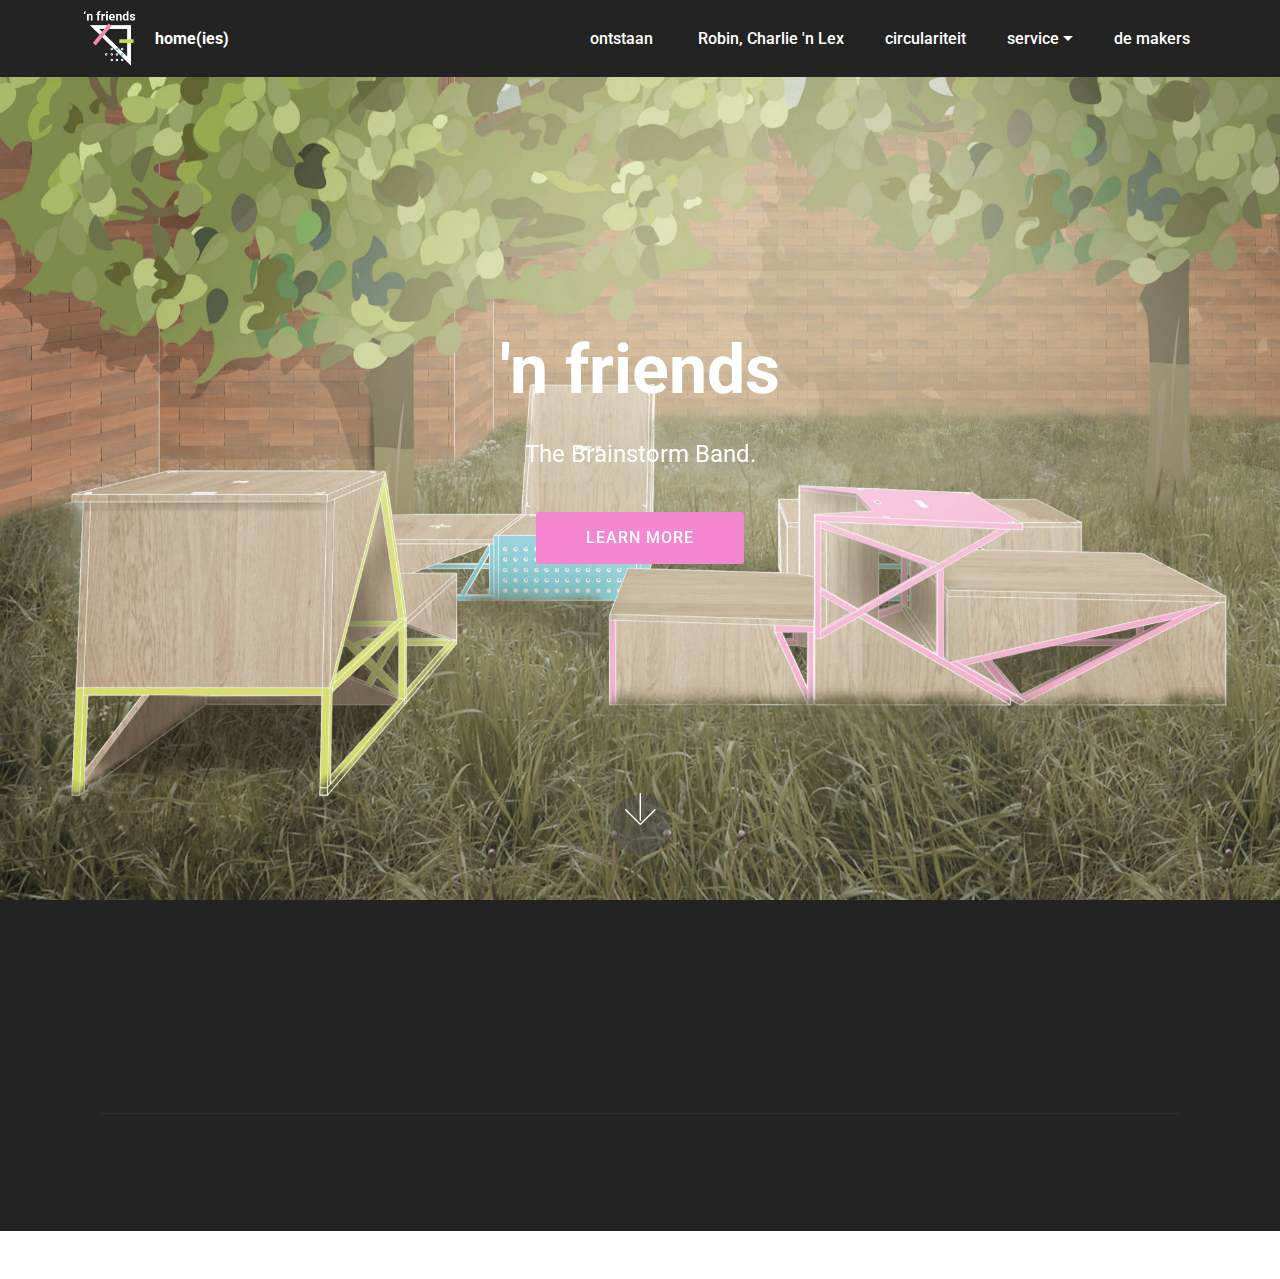
<file: index.html>
<!DOCTYPE html>
<html  >
<head>
  <!-- Site made with Mobirise Website Builder v5.2.0, https://mobirise.com -->
  <meta charset="UTF-8">
  <meta http-equiv="X-UA-Compatible" content="IE=edge">
  <meta name="generator" content="Mobirise v5.2.0, mobirise.com">
  <meta name="viewport" content="width=device-width, initial-scale=1, minimum-scale=1">
  <link rel="shortcut icon" href="assets/images/tekengebied-4-121x118.png" type="image/x-icon">
  <meta name="description" content="">
  
  
  <title>home</title>
  <link rel="stylesheet" href="assets/web/assets/mobirise-icons/mobirise-icons.css">
  <link rel="stylesheet" href="assets/bootstrap/css/bootstrap.min.css">
  <link rel="stylesheet" href="assets/bootstrap/css/bootstrap-grid.min.css">
  <link rel="stylesheet" href="assets/bootstrap/css/bootstrap-reboot.min.css">
  <link rel="stylesheet" href="assets/tether/tether.min.css">
  <link rel="stylesheet" href="assets/dropdown/css/style.css">
  <link rel="stylesheet" href="assets/animatecss/animate.min.css">
  <link rel="stylesheet" href="assets/socicon/css/styles.css">
  <link rel="stylesheet" href="assets/theme/css/style.css">
  <link rel="preload" as="style" href="assets/mobirise/css/mbr-additional.css"><link rel="stylesheet" href="assets/mobirise/css/mbr-additional.css" type="text/css">
  
  
  
  
</head>
<body>
  
  <section class="menu cid-qTkzRZLJNu" once="menu" id="menu1-0">

    

    <nav class="navbar navbar-expand beta-menu navbar-dropdown align-items-center navbar-fixed-top navbar-toggleable-sm">
        <button class="navbar-toggler navbar-toggler-right" type="button" data-toggle="collapse" data-target="#navbarSupportedContent" aria-controls="navbarSupportedContent" aria-expanded="false" aria-label="Toggle navigation">
            <div class="hamburger">
                <span></span>
                <span></span>
                <span></span>
                <span></span>
            </div>
        </button>
        <div class="menu-logo">
            <div class="navbar-brand">
                <span class="navbar-logo">
                    <a href="index.html">
                         <img src="assets/images/tekengebied-4-121x118.png" alt="'n friends" style="height: 3.8rem;">
                    </a>
                </span>
                <span class="navbar-caption-wrap"><a class="navbar-caption text-white text-primary display-4" href="index.html">home(ies)</a></span>
            </div>
        </div>
        <div class="collapse navbar-collapse" id="navbarSupportedContent">
            <ul class="navbar-nav nav-dropdown nav-right" data-app-modern-menu="true"><li class="nav-item">
                    <a class="nav-link link text-white text-primary display-4" href="page4.html">
                        
                        ontstaan&nbsp;</a>
                </li><li class="nav-item"><a class="nav-link link text-white display-4" href="https://mobirise.com">
                        </a></li>
                <li class="nav-item">
                    <a class="nav-link link text-white text-primary display-4" href="page2.html">Robin, Charlie 'n Lex</a>
                </li><li class="nav-item"><a class="nav-link link text-white text-primary display-4" href="page8.html">&nbsp; &nbsp; &nbsp;circulariteit</a></li><li class="nav-item dropdown"><a class="nav-link link text-white text-primary dropdown-toggle display-4" href="#" data-toggle="dropdown-submenu" aria-expanded="false">
                        &nbsp; &nbsp; &nbsp;service</a><div class="dropdown-menu"><a class="text-white text-primary dropdown-item display-4" href="page7.html" aria-expanded="false">lease: mix 'n match</a><a class="text-white text-primary dropdown-item display-4" href="page5.html">reparatie 'n breng mij terug</a></div></li><li class="nav-item"><a class="nav-link link text-white text-primary display-4" href="page1.html" aria-expanded="false">
                        &nbsp; &nbsp; &nbsp;de makers</a></li></ul>
            
        </div>
    </nav>
</section>

<section class="cid-qTkA127IK8 mbr-fullscreen mbr-parallax-background" id="header2-1">

    

    

    <div class="container align-center">
        <div class="row justify-content-md-center">
            <div class="mbr-white col-md-10">
                <h1 class="mbr-section-title mbr-bold pb-3 mbr-fonts-style display-1">
                    'n friends</h1>
                
                <p class="mbr-text pb-3 mbr-fonts-style display-5">
                    The Brainstorm Band.</p>
                <div class="mbr-section-btn"><a class="btn btn-md btn-secondary display-4" href="page2.html">LEARN MORE</a></div>
            </div>
        </div>
    </div>
    <div class="mbr-arrow hidden-sm-down" aria-hidden="true">
        <a href="#next">
            <i class="mbri-down mbr-iconfont"></i>
        </a>
    </div>
</section>

<section class="cid-qTkAaeaxX5" id="footer1-2">

    

    

    <div class="container">
        <div class="media-container-row content text-white">
            <div class="col-12 col-md-3">
                <div class="media-wrap">
                    <a href="https://mobirise.com/">
                        <img src="assets/images/tekengebied-4-192x187.png" alt="Mobirise">
                    </a>
                </div>
            </div>
            <div class="col-12 col-md-3 mbr-fonts-style display-7">
                <h5 class="pb-3">
                    Adres</h5>
                <p class="mbr-text">Mutsaardstraat 31&nbsp; &nbsp; &nbsp; &nbsp; &nbsp; &nbsp; &nbsp; &nbsp; &nbsp; &nbsp; &nbsp;<br>2000 Antwerpen</p>
            </div>
            <div class="col-12 col-md-3 mbr-fonts-style display-7">
                <h5 class="pb-3">
                    Contact</h5>
                <p class="mbr-text">
                    Email: info@nfriends.be&nbsp; &nbsp; &nbsp; &nbsp; &nbsp; &nbsp; &nbsp; &nbsp; &nbsp; &nbsp;<br>Phone: 03 265 41 11
<br></p>
            </div>
            <div class="col-12 col-md-3 mbr-fonts-style display-7">
                <h5 class="pb-3">
                    Links
                </h5>
                <p class="mbr-text"><a href="page7.html" class="text-primary">lease: mix 'n match</a><br><a href="page5.html" class="text-primary">reparatie</a><br><a href="page5.html#content4-u" class="text-primary">breng mij terug</a></p>
            </div>
        </div>
        <div class="footer-lower">
            <div class="media-container-row">
                <div class="col-sm-12">
                    <hr>
                </div>
            </div>
            <div class="media-container-row mbr-white">
                <div class="col-sm-6 copyright">
                    <p class="mbr-text mbr-fonts-style display-7">
                        © Copyright 2021 'n friends - All Rights Reserved
                    </p>
                </div>
                <div class="col-md-6">
                    
                </div>
            </div>
        </div>
    </div>
</section><section style="background-color: #fff; font-family: -apple-system, BlinkMacSystemFont, 'Segoe UI', 'Roboto', 'Helvetica Neue', Arial, sans-serif; color:#aaa; font-size:12px; padding: 0; align-items: center; display: flex;"><a href="https://mobirise.site/u" style="flex: 1 1; height: 3rem; padding-left: 1rem;"></a><p style="flex: 0 0 auto; margin:0; padding-right:1rem;">Mobirise page builder - <a href="https://mobirise.site/p" style="color:#aaa;">Check it</a></p></section><script src="assets/web/assets/jquery/jquery.min.js"></script>  <script src="assets/popper/popper.min.js"></script>  <script src="assets/bootstrap/js/bootstrap.min.js"></script>  <script src="assets/tether/tether.min.js"></script>  <script src="assets/smoothscroll/smooth-scroll.js"></script>  <script src="assets/dropdown/js/nav-dropdown.js"></script>  <script src="assets/dropdown/js/navbar-dropdown.js"></script>  <script src="assets/touchswipe/jquery.touch-swipe.min.js"></script>  <script src="assets/viewportchecker/jquery.viewportchecker.js"></script>  <script src="assets/parallax/jarallax.min.js"></script>  <script src="assets/theme/js/script.js"></script>  
  
  
  <input name="animation" type="hidden">
  </body>
</html>
</file>
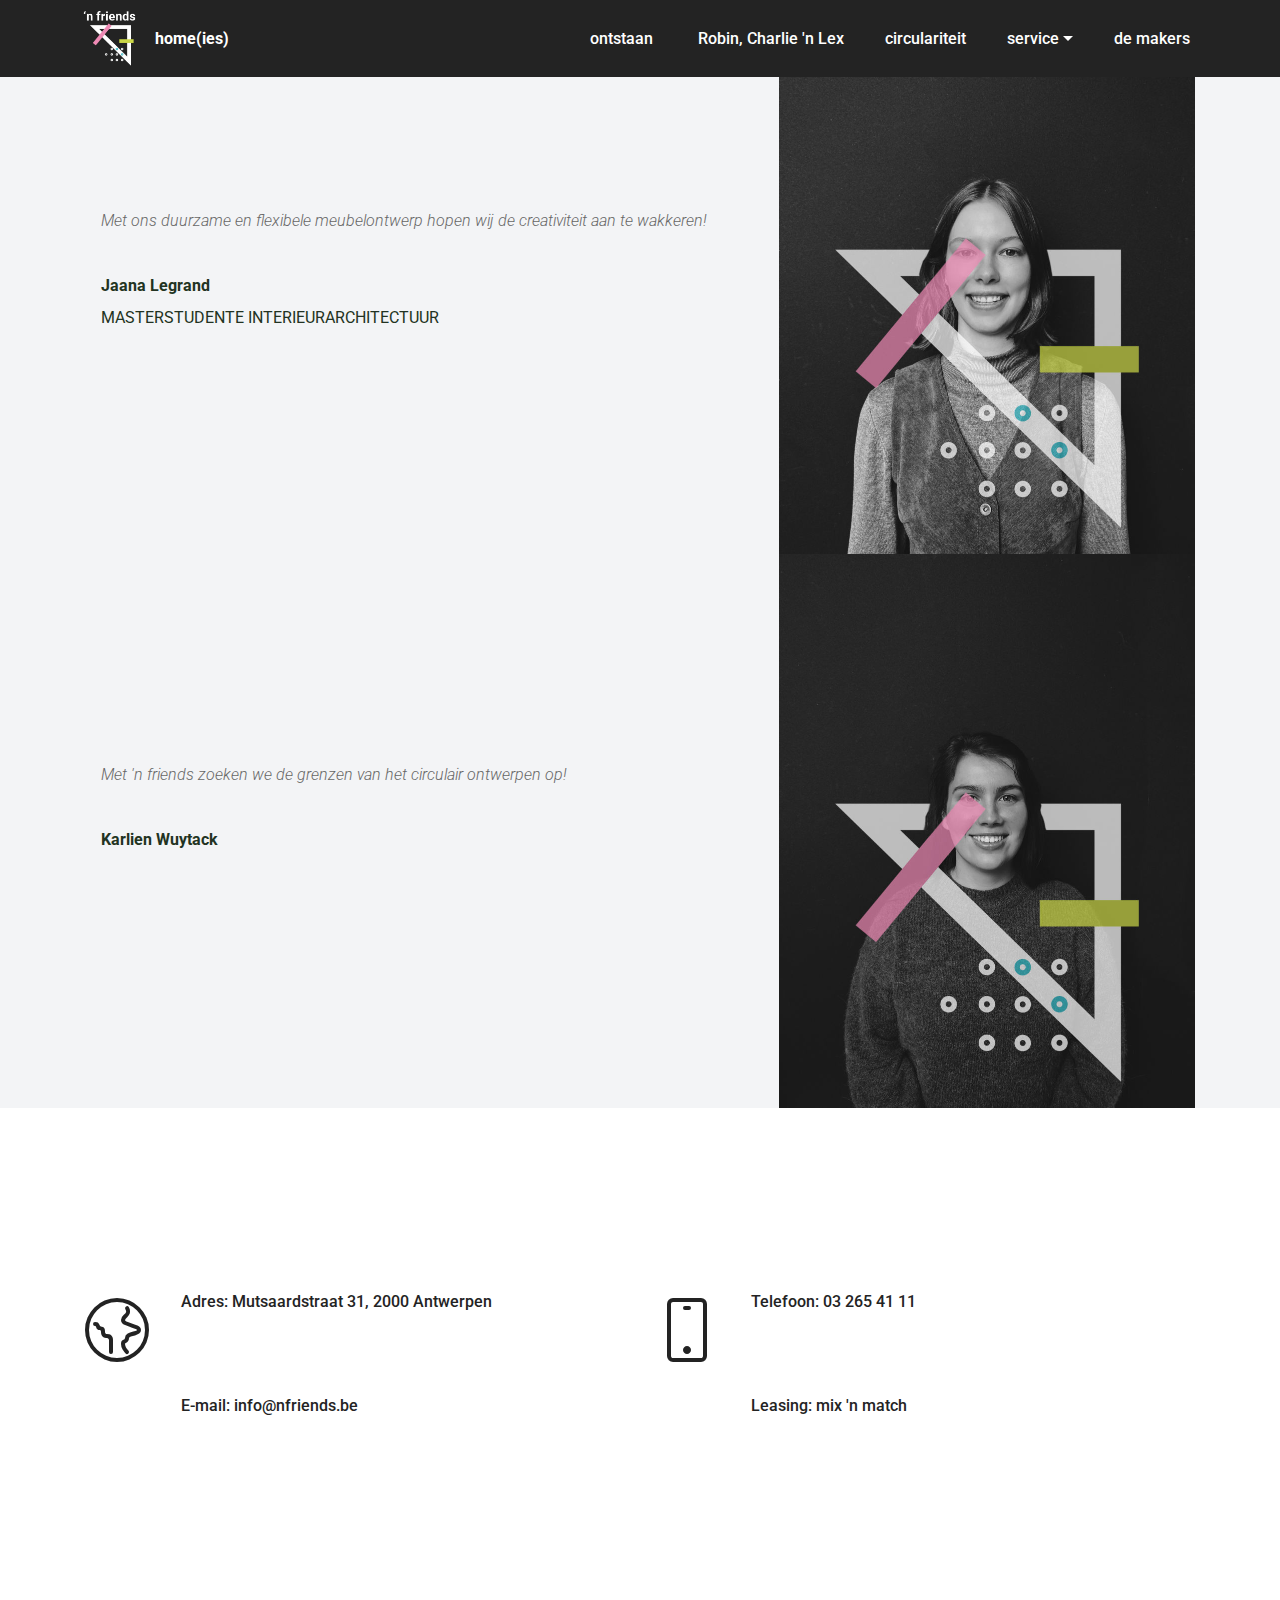
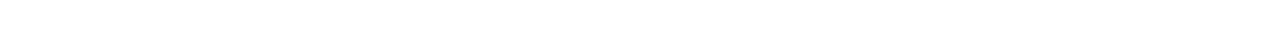
<file: page1.html>
<!DOCTYPE html>
<html  >
<head>
  <!-- Site made with Mobirise Website Builder v5.2.0, https://mobirise.com -->
  <meta charset="UTF-8">
  <meta http-equiv="X-UA-Compatible" content="IE=edge">
  <meta name="generator" content="Mobirise v5.2.0, mobirise.com">
  <meta name="viewport" content="width=device-width, initial-scale=1, minimum-scale=1">
  <link rel="shortcut icon" href="assets/images/tekengebied-4-121x118.png" type="image/x-icon">
  <meta name="description" content="Site Creator Description">
  
  
  <title>de makers</title>
  <link rel="stylesheet" href="assets/web/assets/mobirise-icons/mobirise-icons.css">
  <link rel="stylesheet" href="assets/web/assets/mobirise-icons2/mobirise2.css">
  <link rel="stylesheet" href="assets/web/assets/mobirise-icons-bold/mobirise-icons-bold.css">
  <link rel="stylesheet" href="assets/bootstrap/css/bootstrap.min.css">
  <link rel="stylesheet" href="assets/bootstrap/css/bootstrap-grid.min.css">
  <link rel="stylesheet" href="assets/bootstrap/css/bootstrap-reboot.min.css">
  <link rel="stylesheet" href="assets/tether/tether.min.css">
  <link rel="stylesheet" href="assets/dropdown/css/style.css">
  <link rel="stylesheet" href="assets/animatecss/animate.min.css">
  <link rel="stylesheet" href="assets/theme/css/style.css">
  <link rel="preload" as="style" href="assets/mobirise/css/mbr-additional.css"><link rel="stylesheet" href="assets/mobirise/css/mbr-additional.css" type="text/css">
  
  
  
  
</head>
<body>
  
  <section class="menu cid-qTkzRZLJNu" once="menu" id="menu1-3">

    

    <nav class="navbar navbar-expand beta-menu navbar-dropdown align-items-center navbar-fixed-top navbar-toggleable-sm">
        <button class="navbar-toggler navbar-toggler-right" type="button" data-toggle="collapse" data-target="#navbarSupportedContent" aria-controls="navbarSupportedContent" aria-expanded="false" aria-label="Toggle navigation">
            <div class="hamburger">
                <span></span>
                <span></span>
                <span></span>
                <span></span>
            </div>
        </button>
        <div class="menu-logo">
            <div class="navbar-brand">
                <span class="navbar-logo">
                    <a href="index.html">
                         <img src="assets/images/tekengebied-4-121x118.png" alt="'n friends" style="height: 3.8rem;">
                    </a>
                </span>
                <span class="navbar-caption-wrap"><a class="navbar-caption text-white text-primary display-4" href="index.html">home(ies)</a></span>
            </div>
        </div>
        <div class="collapse navbar-collapse" id="navbarSupportedContent">
            <ul class="navbar-nav nav-dropdown nav-right" data-app-modern-menu="true"><li class="nav-item">
                    <a class="nav-link link text-white text-primary display-4" href="page4.html">
                        
                        ontstaan&nbsp;</a>
                </li><li class="nav-item"><a class="nav-link link text-white display-4" href="https://mobirise.com">
                        </a></li>
                <li class="nav-item">
                    <a class="nav-link link text-white text-primary display-4" href="page2.html">Robin, Charlie 'n Lex</a>
                </li><li class="nav-item"><a class="nav-link link text-white text-primary display-4" href="page8.html">&nbsp; &nbsp; &nbsp;circulariteit</a></li><li class="nav-item dropdown"><a class="nav-link link text-white text-primary dropdown-toggle display-4" href="#" data-toggle="dropdown-submenu" aria-expanded="false">
                        &nbsp; &nbsp; &nbsp;service</a><div class="dropdown-menu"><a class="text-white text-primary dropdown-item display-4" href="page7.html" aria-expanded="false">lease: mix 'n match</a><a class="text-white text-primary dropdown-item display-4" href="page5.html">reparatie 'n breng mij terug</a></div></li><li class="nav-item"><a class="nav-link link text-white text-primary display-4" href="page1.html" aria-expanded="false">
                        &nbsp; &nbsp; &nbsp;de makers</a></li></ul>
            
        </div>
    </nav>
</section>

<section class="testimonials3 cid-sqwpiNPHbp" id="testimonials3-e">

    

    

    <div class="container">
        <div class="media-container-row">
            <div class="media-content px-3 align-self-center mbr-white py-2">
                <p class="mbr-text testimonial-text mbr-fonts-style display-7">
                   Met ons duurzame en flexibele meubelontwerp hopen wij de creativiteit aan te wakkeren!</p>
                <p class="mbr-author-name pt-4 mb-2 mbr-fonts-style display-7">
                   Jaana Legrand</p>
                <p class="mbr-author-desc mbr-fonts-style display-7">MASTERSTUDENTE INTERIEURARCHITECTUUR</p>
            </div>

            <div class="mbr-figure pl-lg-5" style="width: 70%;">
              <img src="assets/images/foto-jaana-website-831x1108.jpg" alt="">
            </div>
        </div>
    </div>
</section>

<section class="testimonials3 cid-sqwsEzMLvf" id="testimonials3-g">

    

    

    <div class="container">
        <div class="media-container-row">
            <div class="media-content px-3 align-self-center mbr-white py-2">
                <p class="mbr-text testimonial-text mbr-fonts-style display-7">Met 'n friends zoeken we de grenzen van het circulair ontwerpen op!</p>
                <p class="mbr-author-name pt-4 mb-2 mbr-fonts-style display-7">Karlien Wuytack</p>
                <p class="mbr-author-desc mbr-fonts-style display-7">MASTERSTUDENTE INTERIEURARCHITECTUUR</p>
            </div>

            <div class="mbr-figure pl-lg-5" style="width: 70%;">
              <img src="assets/images/foto-karlien-website-831x1108.jpg" alt="">
            </div>
        </div>
    </div>
</section>

<section class="mbr-section contacts3 cid-sqwpkJPekI" id="contacts3-f">
    <!---->
    
    <!---->
    <!--Overlay-->
    
    <!--Container-->
    <div class="container">
        <div class="row">
            <!--Titles-->
            <div class="title col-12">
                <h4 class="align-left mbr-fonts-style display-2">
                    contact</h4>
                
            </div>
            <div class="col-12">
                <div class="row">
                    <div class="col-12 col-md-6">
                        <div class="wrapper">
                            <span class="iconfont-wrapper">
                                <span class="mbr-iconfont mbrib-globe" style="font-size: 64px;"></span>
                            </span>
                            <div class="b-info b-adress">
                                <h6 class="align-left mbr-fonts-style display-7">
                                    Adres: Mutsaardstraat 31, 2000 Antwerpen</h6>
                                <p class="mbr-text align-left mbr-fonts-style display-7"></p>
                            </div>
                        </div>
                    </div>
                    <div class="col-12 col-md-6">
                        <div class="wrapper">
                            <span class="iconfont-wrapper">
                                <span class="mbr-iconfont mbrib-mobile2" style="font-size: 64px;"></span>
                            </span>
                            <div class="b-info b-phone">
                                <h6 class="align-left mbr-fonts-style display-7">
                                    Telefoon: 03 265 41 11</h6>
                                <p class="mbr-text align-left mbr-fonts-style display-7"></p>
                            </div>
                        </div>
                    </div>
                    <div class="col-12 col-md-6">
                        <div class="wrapper">
                            <span class="iconfont-wrapper">
                                <a href="mailto:info@nfriends.be"><span class="mbr-iconfont mbrib-letter" style="font-size: 64px;"></span></a>
                            </span>
                            <div class="b-info b-mail">
                                <h6 class="align-left mbr-fonts-style display-7">
                                    E-mail: info@nfriends.be</h6>
                                <p class="mbr-text align-left mbr-fonts-style display-7"></p>
                            </div>
                        </div>
                    </div>
                    <div class="col-12 col-md-6">
                        <div class="wrapper">
                            <span class="iconfont-wrapper">
                                <a href="page7.html"><span class="mbr-iconfont mobi-mbri-cart-add mobi-mbri" style="font-size: 64px;"></span></a>
                            </span>
                            <div class="b-info b-mail">
                                <h6 class="align-left mbr-fonts-style display-7">Leasing: mix 'n match</h6>
                                <p class="mbr-text align-left mbr-fonts-style display-7"></p>
                            </div>
                        </div>
                    </div>
                </div>
            </div>
        </div>
    </div>
</section><section style="background-color: #fff; font-family: -apple-system, BlinkMacSystemFont, 'Segoe UI', 'Roboto', 'Helvetica Neue', Arial, sans-serif; color:#aaa; font-size:12px; padding: 0; align-items: center; display: flex;"><a href="https://mobirise.site/a" style="flex: 1 1; height: 3rem; padding-left: 1rem;"></a><p style="flex: 0 0 auto; margin:0; padding-right:1rem;"><a href="https://mobirise.site/i" style="color:#aaa;">Created with Mobirise</a> website creator</p></section><script src="assets/web/assets/jquery/jquery.min.js"></script>  <script src="assets/popper/popper.min.js"></script>  <script src="assets/bootstrap/js/bootstrap.min.js"></script>  <script src="assets/tether/tether.min.js"></script>  <script src="assets/smoothscroll/smooth-scroll.js"></script>  <script src="assets/dropdown/js/nav-dropdown.js"></script>  <script src="assets/dropdown/js/navbar-dropdown.js"></script>  <script src="assets/touchswipe/jquery.touch-swipe.min.js"></script>  <script src="assets/viewportchecker/jquery.viewportchecker.js"></script>  <script src="assets/theme/js/script.js"></script>  
  
  
  <input name="animation" type="hidden">
  </body>
</html>
</file>
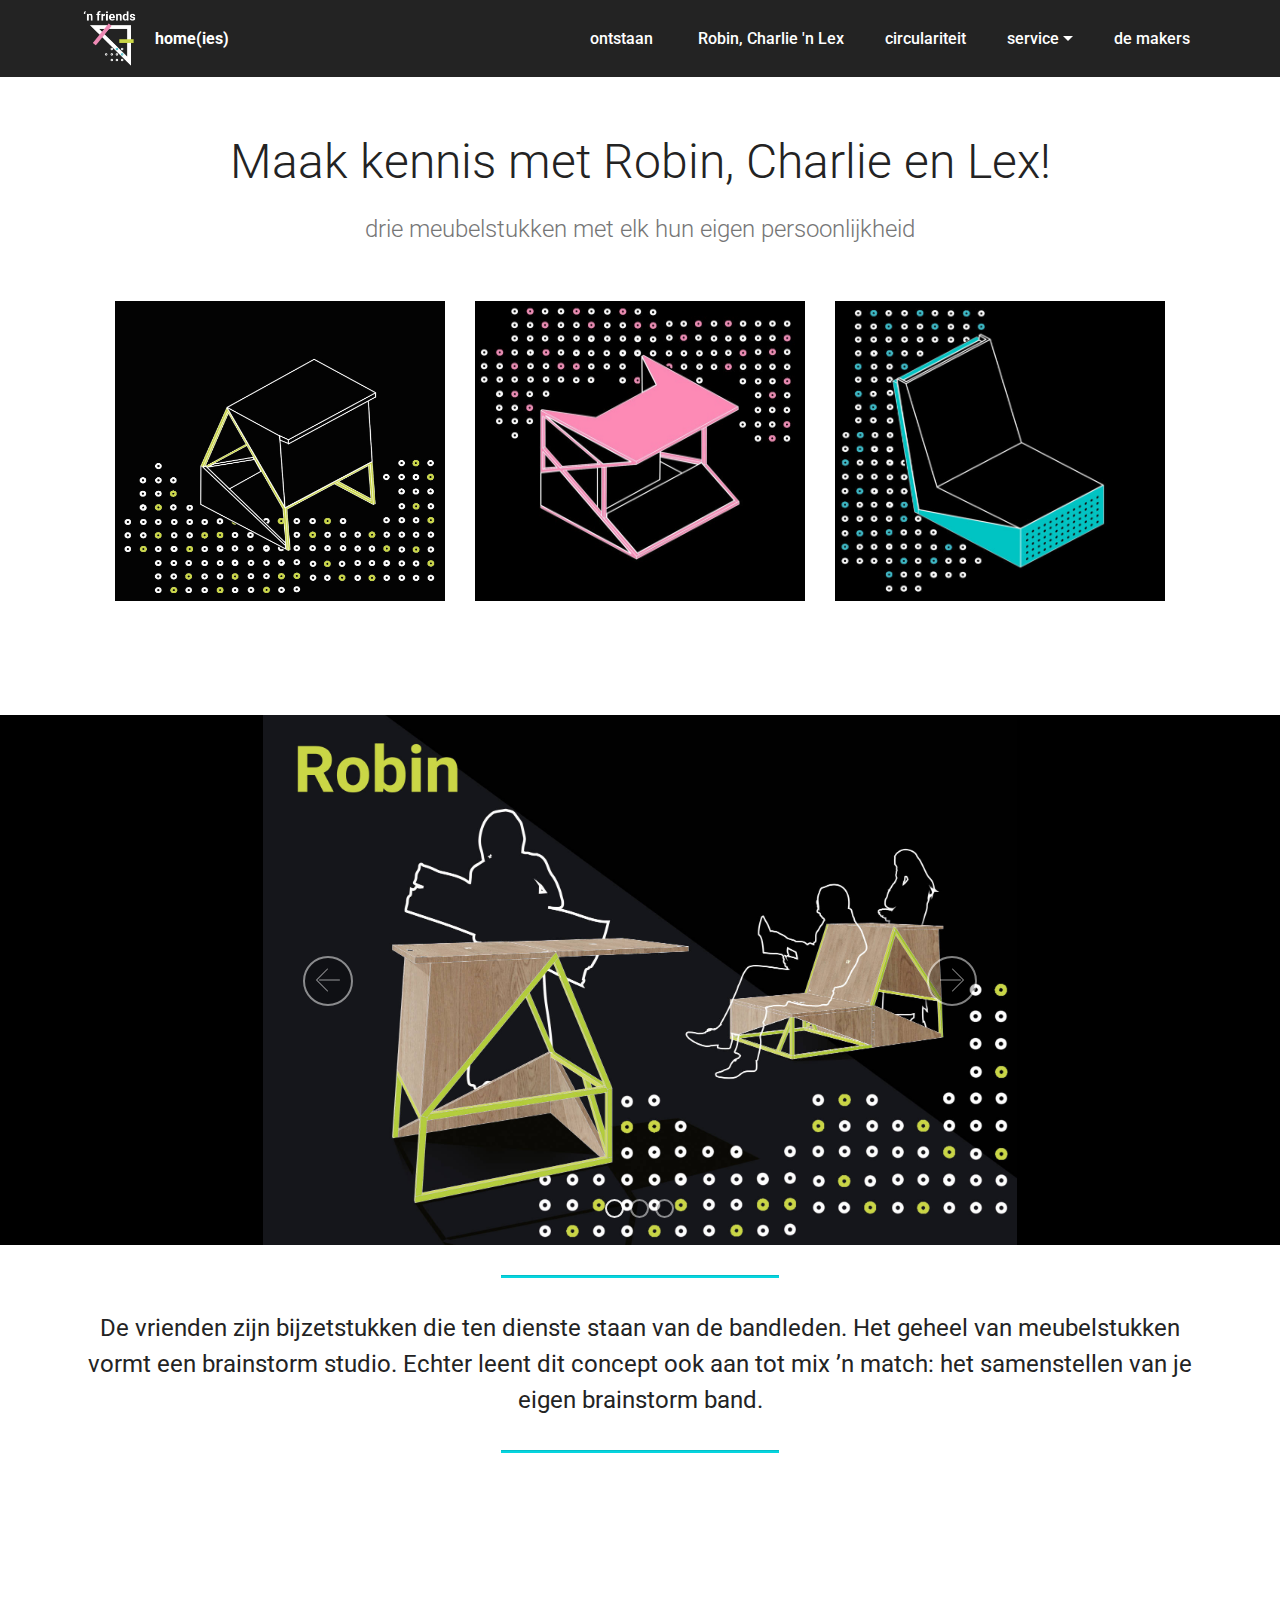
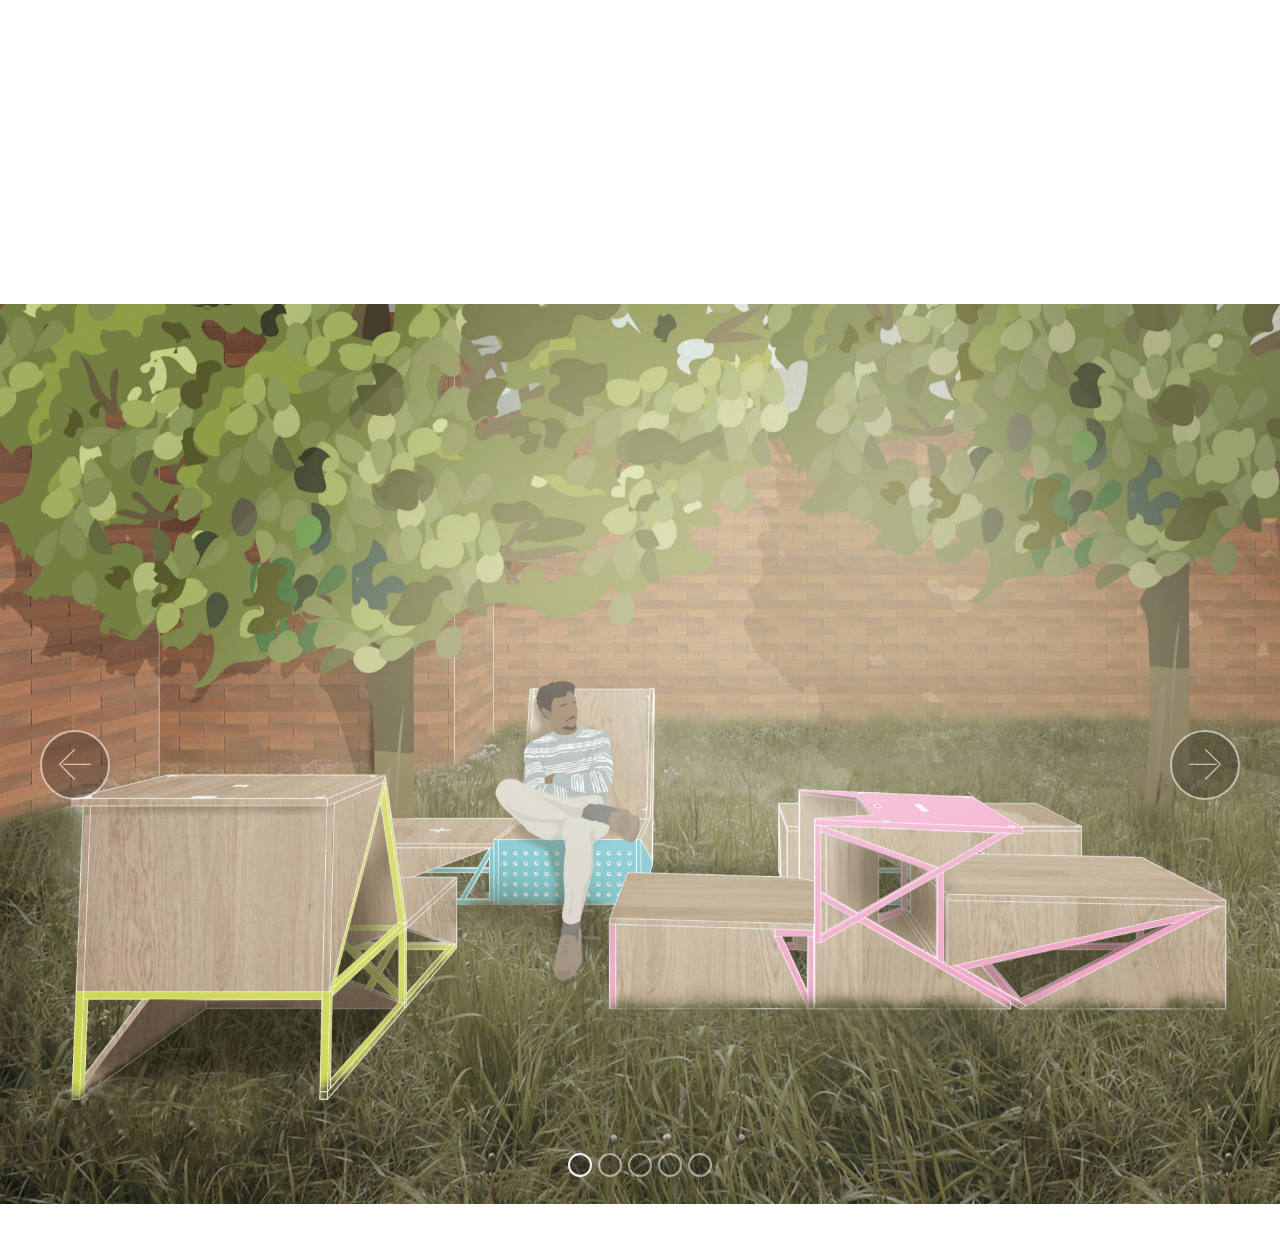
<file: page2.html>
<!DOCTYPE html>
<html  >
<head>
  <!-- Site made with Mobirise Website Builder v5.2.0, https://mobirise.com -->
  <meta charset="UTF-8">
  <meta http-equiv="X-UA-Compatible" content="IE=edge">
  <meta name="generator" content="Mobirise v5.2.0, mobirise.com">
  <meta name="viewport" content="width=device-width, initial-scale=1, minimum-scale=1">
  <link rel="shortcut icon" href="assets/images/tekengebied-4-121x118.png" type="image/x-icon">
  <meta name="description" content="Web Page Builder Description">
  
  
  <title>Robin, Charlie 'n Lex</title>
  <link rel="stylesheet" href="assets/web/assets/mobirise-icons/mobirise-icons.css">
  <link rel="stylesheet" href="assets/bootstrap/css/bootstrap.min.css">
  <link rel="stylesheet" href="assets/bootstrap/css/bootstrap-grid.min.css">
  <link rel="stylesheet" href="assets/bootstrap/css/bootstrap-reboot.min.css">
  <link rel="stylesheet" href="assets/tether/tether.min.css">
  <link rel="stylesheet" href="assets/dropdown/css/style.css">
  <link rel="stylesheet" href="assets/animatecss/animate.min.css">
  <link rel="stylesheet" href="assets/theme/css/style.css">
  <link rel="preload" as="style" href="assets/mobirise/css/mbr-additional.css"><link rel="stylesheet" href="assets/mobirise/css/mbr-additional.css" type="text/css">
  
  
  
  
</head>
<body>
  
  <section class="menu cid-qTkzRZLJNu" once="menu" id="menu1-4">

    

    <nav class="navbar navbar-expand beta-menu navbar-dropdown align-items-center navbar-fixed-top navbar-toggleable-sm">
        <button class="navbar-toggler navbar-toggler-right" type="button" data-toggle="collapse" data-target="#navbarSupportedContent" aria-controls="navbarSupportedContent" aria-expanded="false" aria-label="Toggle navigation">
            <div class="hamburger">
                <span></span>
                <span></span>
                <span></span>
                <span></span>
            </div>
        </button>
        <div class="menu-logo">
            <div class="navbar-brand">
                <span class="navbar-logo">
                    <a href="index.html">
                         <img src="assets/images/tekengebied-4-121x118.png" alt="'n friends" style="height: 3.8rem;">
                    </a>
                </span>
                <span class="navbar-caption-wrap"><a class="navbar-caption text-white text-primary display-4" href="index.html">home(ies)</a></span>
            </div>
        </div>
        <div class="collapse navbar-collapse" id="navbarSupportedContent">
            <ul class="navbar-nav nav-dropdown nav-right" data-app-modern-menu="true"><li class="nav-item">
                    <a class="nav-link link text-white text-primary display-4" href="page4.html">
                        
                        ontstaan&nbsp;</a>
                </li><li class="nav-item"><a class="nav-link link text-white display-4" href="https://mobirise.com">
                        </a></li>
                <li class="nav-item">
                    <a class="nav-link link text-white text-primary display-4" href="page2.html">Robin, Charlie 'n Lex</a>
                </li><li class="nav-item"><a class="nav-link link text-white text-primary display-4" href="page8.html">&nbsp; &nbsp; &nbsp;circulariteit</a></li><li class="nav-item dropdown"><a class="nav-link link text-white text-primary dropdown-toggle display-4" href="#" data-toggle="dropdown-submenu" aria-expanded="false">
                        &nbsp; &nbsp; &nbsp;service</a><div class="dropdown-menu"><a class="text-white text-primary dropdown-item display-4" href="page7.html" aria-expanded="false">lease: mix 'n match</a><a class="text-white text-primary dropdown-item display-4" href="page5.html">reparatie 'n breng mij terug</a></div></li><li class="nav-item"><a class="nav-link link text-white text-primary display-4" href="page1.html" aria-expanded="false">
                        &nbsp; &nbsp; &nbsp;de makers</a></li></ul>
            
        </div>
    </nav>
</section>

<section class="features15 cid-spKab1DrQ3" id="features15-6">

    

    
    <div class="container">
        <h2 class="mbr-section-title pb-3 align-center mbr-fonts-style display-2">
            <br>Maak kennis met Robin, Charlie en Lex!</h2>
        <h3 class="mbr-section-subtitle display-5 align-center mbr-fonts-style">
            drie meubelstukken met elk hun eigen persoonlijkheid</h3>

        <div class="media-container-row container pt-5 mt-2">

            <div class="col-12 col-md-6 mb-4 col-lg-4">
                <div class="card flip-card p-5 align-center">
                    <div class="card-front card_cont">
                        <img src="assets/images/orthogonaal-robin-yes-1182x1182.jpeg" alt="Mobirise">
                    </div>
                    <div class="card_back card_cont">
                        <h4 class="card-title display-5 py-2 mbr-fonts-style">
                            Robin</h4>
                        <p class="mbr-text mbr-fonts-style display-7">
                            Robin biedt je de mogelijkheid om staand te werken. Het bovenblad is voldoende groot voor het gebruik van een laptop, maar kan zelfs nog uitgebreid worden zodat er een A1 kan neergelegd worden.</p>
                    </div>
                </div>
            </div>

            <div class="col-12 col-md-6 mb-4 col-lg-4">
                
                <div class="card flip-card p-5 align-center">
                    <div class="card-front card_cont">
                        <img src="assets/images/orthogonaal-charlie-yes-660x660.jpeg" alt="Mobirise">
                    </div>
                    <div class="card_back card_cont">
                        <h4 class="card-title py-2 mbr-fonts-style display-5">
                            Charlie</h4>
                        <p class="mbr-text mbr-fonts-style display-7">
                            Charlie promoot zittend werken. Met specifieke stiften kan het plexi-bovenblad gebruikt worden als whiteboard. Met de juiste vrienden erbij, biedt Charlie plaats aan om in kleermakerszit te vertoeven, of om je benen onder het tafelblad te schuiven.</p>
                    </div>
                </div>
            </div>
            
            <div class="col-12 col-md-6 mb-4 col-lg-4">
                <div class="card flip-card p-5 align-center">
                    <div class="card-front card_cont">
                        <img src="assets/images/orthogonaal-lex-yes-660x660.jpg" alt="Mobirise">
                    </div>
                    <div class="card_back card_cont">
                        <h4 class="card-title py-2 mbr-fonts-style display-5">
                            Lex</h4>
                        <p class="mbr-text mbr-fonts-style display-7">
                            Lex is het meest ontspannen van de drie. De comfortabele rugleuning heeft een dubbele functie: ook ideaal om als plakmuur te gebruiken! Combineer Lex met enkele vrienden om optimaal te relaxen!</p>
                    </div>
                </div> 
            </div>

            
        </div>
</div></section>

<section class="carousel slide cid-sACvZ3t4Ve" data-interval="false" id="slider2-18">

    
    <div class="container content-slider">
        <div class="content-slider-wrap">
            <div><div class="mbr-slider slide carousel" data-keyboard="false" data-ride="false" data-interval="false" data-pause="false"><ol class="carousel-indicators"><li data-app-prevent-settings="" data-target="#slider2-18" class=" active" data-slide-to="0"></li><li data-app-prevent-settings="" data-target="#slider2-18" data-slide-to="1"></li><li data-app-prevent-settings="" data-target="#slider2-18" data-slide-to="2"></li></ol><div class="carousel-inner" role="listbox"><div class="carousel-item slider-fullscreen-image active" data-bg-video-slide="false"><div class="container container-slide"><div class="image_wrapper"><img src="assets/images/robin-set-n-friends-rgb-2000x1414.jpg" alt="" title=""><div class="carousel-caption justify-content-center"><div class="col-10 align-center"></div></div></div></div></div><div class="carousel-item slider-fullscreen-image" data-bg-video-slide="false"><div class="container container-slide"><div class="image_wrapper"><img src="assets/images/charlie-set-n-friends-rgb-2000x1414.jpg" alt="" title=""><div class="carousel-caption justify-content-center"><div class="col-10 align-center"></div></div></div></div></div><div class="carousel-item slider-fullscreen-image" data-bg-video-slide="false"><div class="container container-slide"><div class="image_wrapper"><img src="assets/images/lex-set-n-friends-rgb-2000x1414.jpg" alt="" title=""><div class="carousel-caption justify-content-center"><div class="col-10 align-center"></div></div></div></div></div></div><a data-app-prevent-settings="" class="carousel-control carousel-control-prev" role="button" data-slide="prev" href="#slider2-18"><span aria-hidden="true" class="mbri-left mbr-iconfont"></span><span class="sr-only">Previous</span></a><a data-app-prevent-settings="" class="carousel-control carousel-control-next" role="button" data-slide="next" href="#slider2-18"><span aria-hidden="true" class="mbri-right mbr-iconfont"></span><span class="sr-only">Next</span></a></div></div>
        </div>
    </div>
</section>

<section class="mbr-section article content9 cid-sAXcj80T0G" id="content9-1a">
    
     

    <div class="container">
        <div class="inner-container" style="width: 100%;">
            <hr class="line" style="width: 25%;">
            <div class="section-text align-center mbr-fonts-style display-5">De vrienden zijn bijzetstukken die ten dienste staan van de bandleden. Het geheel van meubelstukken vormt een brainstorm studio. Echter leent dit concept ook aan tot mix ’n match: het samenstellen van je eigen brainstorm band.</div>
            <hr class="line" style="width: 25%;">
        </div>
        </div>
</section>

<section class="header1 cid-sqvYIalcvM" id="header16-d">

    

    

    <div class="container">
        <div class="row justify-content-md-center">
            <div class="col-md-10 align-center">
                <h1 class="mbr-section-title mbr-bold pb-3 mbr-fonts-style display-1">
                    LEASE: mix 'n match</h1>
                
                <p class="mbr-text pb-3 mbr-fonts-style display-5">
                    stel je eigen vriendengroep samen</p>
                <div class="mbr-section-btn"><a class="btn btn-md btn-success-outline display-4" href="page7.html">lease ons hier!</a></div>
            </div>
        </div>
    </div>

</section>

<section class="carousel slide cid-sABGIt1OAv" data-interval="false" id="slider1-15">

    

    <div class="full-screen"><div class="mbr-slider slide carousel" data-keyboard="false" data-ride="carousel" data-interval="4000" data-pause="true"><ol class="carousel-indicators"><li data-app-prevent-settings="" data-target="#slider1-15" class=" active" data-slide-to="0"></li><li data-app-prevent-settings="" data-target="#slider1-15" data-slide-to="1"></li><li data-app-prevent-settings="" data-target="#slider1-15" data-slide-to="2"></li><li data-app-prevent-settings="" data-target="#slider1-15" data-slide-to="3"></li><li data-app-prevent-settings="" data-target="#slider1-15" data-slide-to="4"></li></ol><div class="carousel-inner" role="listbox"><div class="carousel-item slider-fullscreen-image active" data-bg-video-slide="false" style="background-image: url(assets/images/beeld-1-rgb-kopie-kopiren-2000x1414.jpg);"><div class="container container-slide"><div class="image_wrapper"><img src="assets/images/beeld-1-rgb-kopie-kopiren-2000x1414.jpg" alt="" title=""><div class="carousel-caption justify-content-center"><div class="col-10 align-center"></div></div></div></div></div><div class="carousel-item slider-fullscreen-image" data-bg-video-slide="false" style="background-image: url(assets/images/beeld-4-rgb-2000x1414.jpg);"><div class="container container-slide"><div class="image_wrapper"><img src="assets/images/beeld-4-rgb-2000x1414.jpg" alt="" title=""><div class="carousel-caption justify-content-center"><div class="col-10 align-left"></div></div></div></div></div><div class="carousel-item slider-fullscreen-image" data-bg-video-slide="false" style="background-image: url(assets/images/beeld-5-rgb-2000x1414.jpg);"><div class="container container-slide"><div class="image_wrapper"><img src="assets/images/beeld-5-rgb-2000x1414.jpg" alt="" title=""><div class="carousel-caption justify-content-center"><div class="col-10 align-right"></div></div></div></div></div><div class="carousel-item slider-fullscreen-image" data-bg-video-slide="false" style="background-image: url(assets/images/beeld-7-rgb-2000x1414.jpg);"><div class="container container-slide"><div class="image_wrapper"><img src="assets/images/beeld-7-rgb-2000x1414.jpg" alt="" title=""><div class="carousel-caption justify-content-center"><div class="col-10 align-right"></div></div></div></div></div><div class="carousel-item slider-fullscreen-image" data-bg-video-slide="false" style="background-image: url(assets/images/beeld-8-rgb-kopiren-2000x1414.jpg);"><div class="container container-slide"><div class="image_wrapper"><img src="assets/images/beeld-8-rgb-kopiren-2000x1414.jpg" alt="" title=""><div class="carousel-caption justify-content-center"><div class="col-10 align-right"></div></div></div></div></div></div><a data-app-prevent-settings="" class="carousel-control carousel-control-prev" role="button" data-slide="prev" href="#slider1-15"><span aria-hidden="true" class="mbri-left mbr-iconfont"></span><span class="sr-only">Previous</span></a><a data-app-prevent-settings="" class="carousel-control carousel-control-next" role="button" data-slide="next" href="#slider1-15"><span aria-hidden="true" class="mbri-right mbr-iconfont"></span><span class="sr-only">Next</span></a></div></div>

</section><section style="background-color: #fff; font-family: -apple-system, BlinkMacSystemFont, 'Segoe UI', 'Roboto', 'Helvetica Neue', Arial, sans-serif; color:#aaa; font-size:12px; padding: 0; align-items: center; display: flex;"><a href="https://mobirise.site/g" style="flex: 1 1; height: 3rem; padding-left: 1rem;"></a><p style="flex: 0 0 auto; margin:0; padding-right:1rem;"><a href="https://mobirise.site/r" style="color:#aaa;">This web page</a> was made with Mobirise themes</p></section><script src="assets/web/assets/jquery/jquery.min.js"></script>  <script src="assets/popper/popper.min.js"></script>  <script src="assets/bootstrap/js/bootstrap.min.js"></script>  <script src="assets/tether/tether.min.js"></script>  <script src="assets/smoothscroll/smooth-scroll.js"></script>  <script src="assets/dropdown/js/nav-dropdown.js"></script>  <script src="assets/dropdown/js/navbar-dropdown.js"></script>  <script src="assets/touchswipe/jquery.touch-swipe.min.js"></script>  <script src="assets/viewportchecker/jquery.viewportchecker.js"></script>  <script src="assets/mbr-flip-card/mbr-flip-card.js"></script>  <script src="assets/ytplayer/jquery.mb.ytplayer.min.js"></script>  <script src="assets/vimeoplayer/jquery.mb.vimeo_player.js"></script>  <script src="assets/bootstrapcarouselswipe/bootstrap-carousel-swipe.js"></script>  <script src="assets/theme/js/script.js"></script>  <script src="assets/slidervideo/script.js"></script>  
  
  
  <input name="animation" type="hidden">
  </body>
</html>
</file>
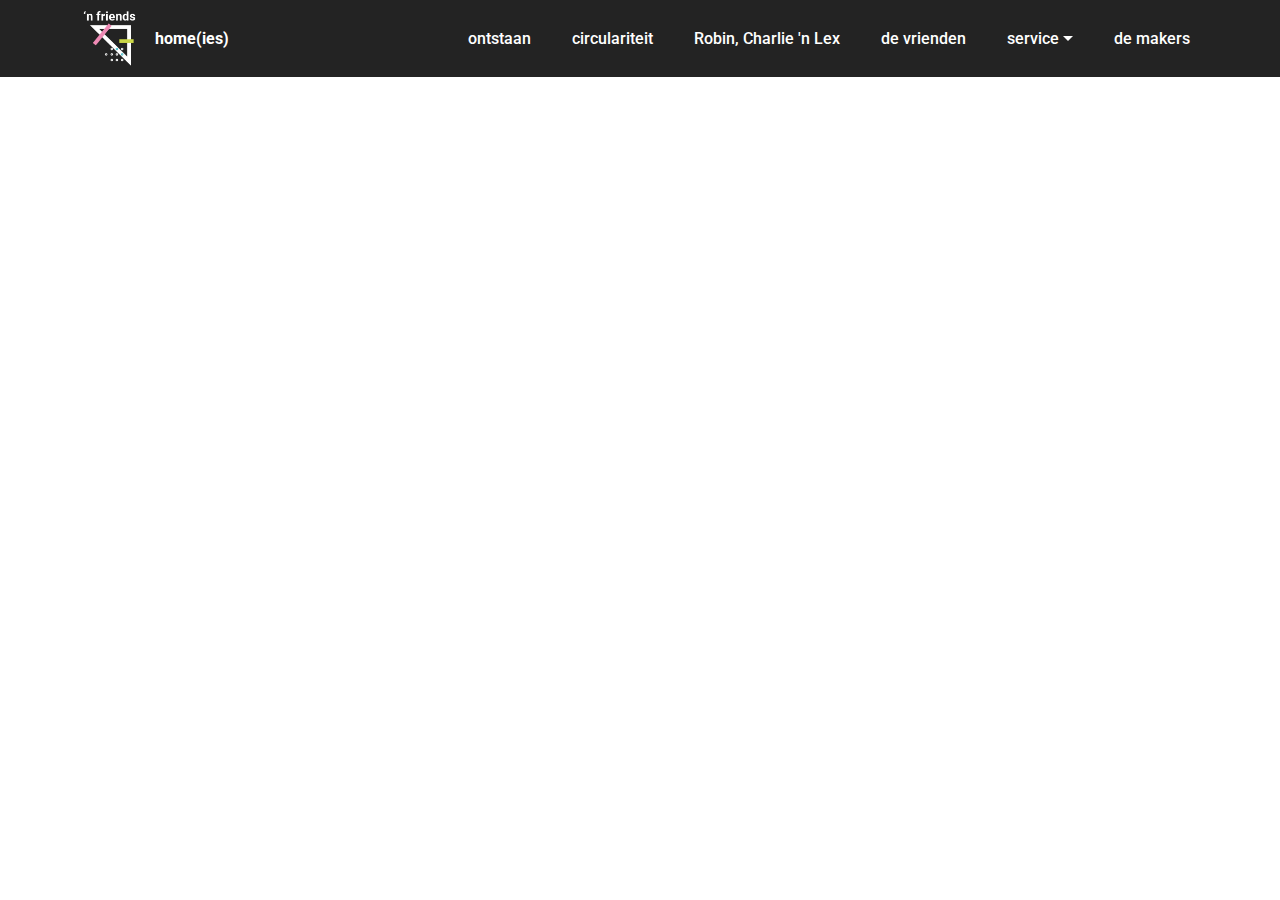
<file: page3.html>
<!DOCTYPE html>
<html  >
<head>
  <!-- Site made with Mobirise Website Builder v5.2.0, https://mobirise.com -->
  <meta charset="UTF-8">
  <meta http-equiv="X-UA-Compatible" content="IE=edge">
  <meta name="generator" content="Mobirise v5.2.0, mobirise.com">
  <meta name="viewport" content="width=device-width, initial-scale=1, minimum-scale=1">
  <link rel="shortcut icon" href="assets/images/tekengebied-4-121x118.png" type="image/x-icon">
  <meta name="description" content="Website Maker Description">
  
  
  <title>de vrienden</title>
  <link rel="stylesheet" href="assets/web/assets/mobirise-icons/mobirise-icons.css">
  <link rel="stylesheet" href="assets/bootstrap/css/bootstrap.min.css">
  <link rel="stylesheet" href="assets/bootstrap/css/bootstrap-grid.min.css">
  <link rel="stylesheet" href="assets/bootstrap/css/bootstrap-reboot.min.css">
  <link rel="stylesheet" href="assets/tether/tether.min.css">
  <link rel="stylesheet" href="assets/dropdown/css/style.css">
  <link rel="stylesheet" href="assets/animatecss/animate.min.css">
  <link rel="stylesheet" href="assets/theme/css/style.css">
  <link rel="preload" as="style" href="assets/mobirise/css/mbr-additional.css"><link rel="stylesheet" href="assets/mobirise/css/mbr-additional.css" type="text/css">
  
  
  
  
</head>
<body>
  
  <section class="menu cid-qTkzRZLJNu" once="menu" id="menu1-5">

    

    <nav class="navbar navbar-expand beta-menu navbar-dropdown align-items-center navbar-fixed-top navbar-toggleable-sm">
        <button class="navbar-toggler navbar-toggler-right" type="button" data-toggle="collapse" data-target="#navbarSupportedContent" aria-controls="navbarSupportedContent" aria-expanded="false" aria-label="Toggle navigation">
            <div class="hamburger">
                <span></span>
                <span></span>
                <span></span>
                <span></span>
            </div>
        </button>
        <div class="menu-logo">
            <div class="navbar-brand">
                <span class="navbar-logo">
                    <a href="https://mobirise.com">
                         <img src="assets/images/tekengebied-4-121x118.png" alt="Mobirise" style="height: 3.8rem;">
                    </a>
                </span>
                <span class="navbar-caption-wrap"><a class="navbar-caption text-white text-primary display-4" href="index.html">home(ies)</a></span>
            </div>
        </div>
        <div class="collapse navbar-collapse" id="navbarSupportedContent">
            <ul class="navbar-nav nav-dropdown nav-right" data-app-modern-menu="true"><li class="nav-item">
                    <a class="nav-link link text-white text-primary display-4" href="page4.html">
                        
                        ontstaan&nbsp; &nbsp; &nbsp;</a>
                </li><li class="nav-item"><a class="nav-link link text-white text-primary display-4" href="page8.html">circulariteit</a></li><li class="nav-item"><a class="nav-link link text-white display-4" href="https://mobirise.com">
                        </a></li>
                <li class="nav-item">
                    <a class="nav-link link text-white text-primary display-4" href="page2.html">Robin, Charlie 'n Lex</a>
                </li><li class="nav-item"><a class="nav-link link text-white text-primary display-4" href="page3.html">&nbsp; &nbsp; &nbsp;de vrienden</a></li><li class="nav-item dropdown"><a class="nav-link link text-white text-primary dropdown-toggle display-4" href="#" data-toggle="dropdown-submenu" aria-expanded="false">
                        &nbsp; &nbsp; &nbsp;service</a><div class="dropdown-menu"><a class="text-white text-primary dropdown-item display-4" href="page7.html" aria-expanded="false">lease: mix 'n match</a><a class="text-white text-primary dropdown-item display-4" href="page5.html">reparatie</a><a class="text-white text-primary dropdown-item display-4" href="page6.html" aria-expanded="false">breng mij terug</a></div></li><li class="nav-item"><a class="nav-link link text-white text-primary display-4" href="page1.html" aria-expanded="false">
                        &nbsp; &nbsp; &nbsp;de makers</a></li></ul>
            
        </div>
    </nav>
</section><section style="background-color: #fff; font-family: -apple-system, BlinkMacSystemFont, 'Segoe UI', 'Roboto', 'Helvetica Neue', Arial, sans-serif; color:#aaa; font-size:12px; padding: 0; align-items: center; display: flex;"><a href="https://mobirise.site/l" style="flex: 1 1; height: 3rem; padding-left: 1rem;"></a><p style="flex: 0 0 auto; margin:0; padding-right:1rem;">Page was <a href="https://mobirise.site/h" style="color:#aaa;">started with</a> Mobirise</p></section><script src="assets/web/assets/jquery/jquery.min.js"></script>  <script src="assets/popper/popper.min.js"></script>  <script src="assets/bootstrap/js/bootstrap.min.js"></script>  <script src="assets/tether/tether.min.js"></script>  <script src="assets/smoothscroll/smooth-scroll.js"></script>  <script src="assets/dropdown/js/nav-dropdown.js"></script>  <script src="assets/dropdown/js/navbar-dropdown.js"></script>  <script src="assets/touchswipe/jquery.touch-swipe.min.js"></script>  <script src="assets/viewportchecker/jquery.viewportchecker.js"></script>  <script src="assets/theme/js/script.js"></script>  
  
  
  <input name="animation" type="hidden">
  </body>
</html>
</file>
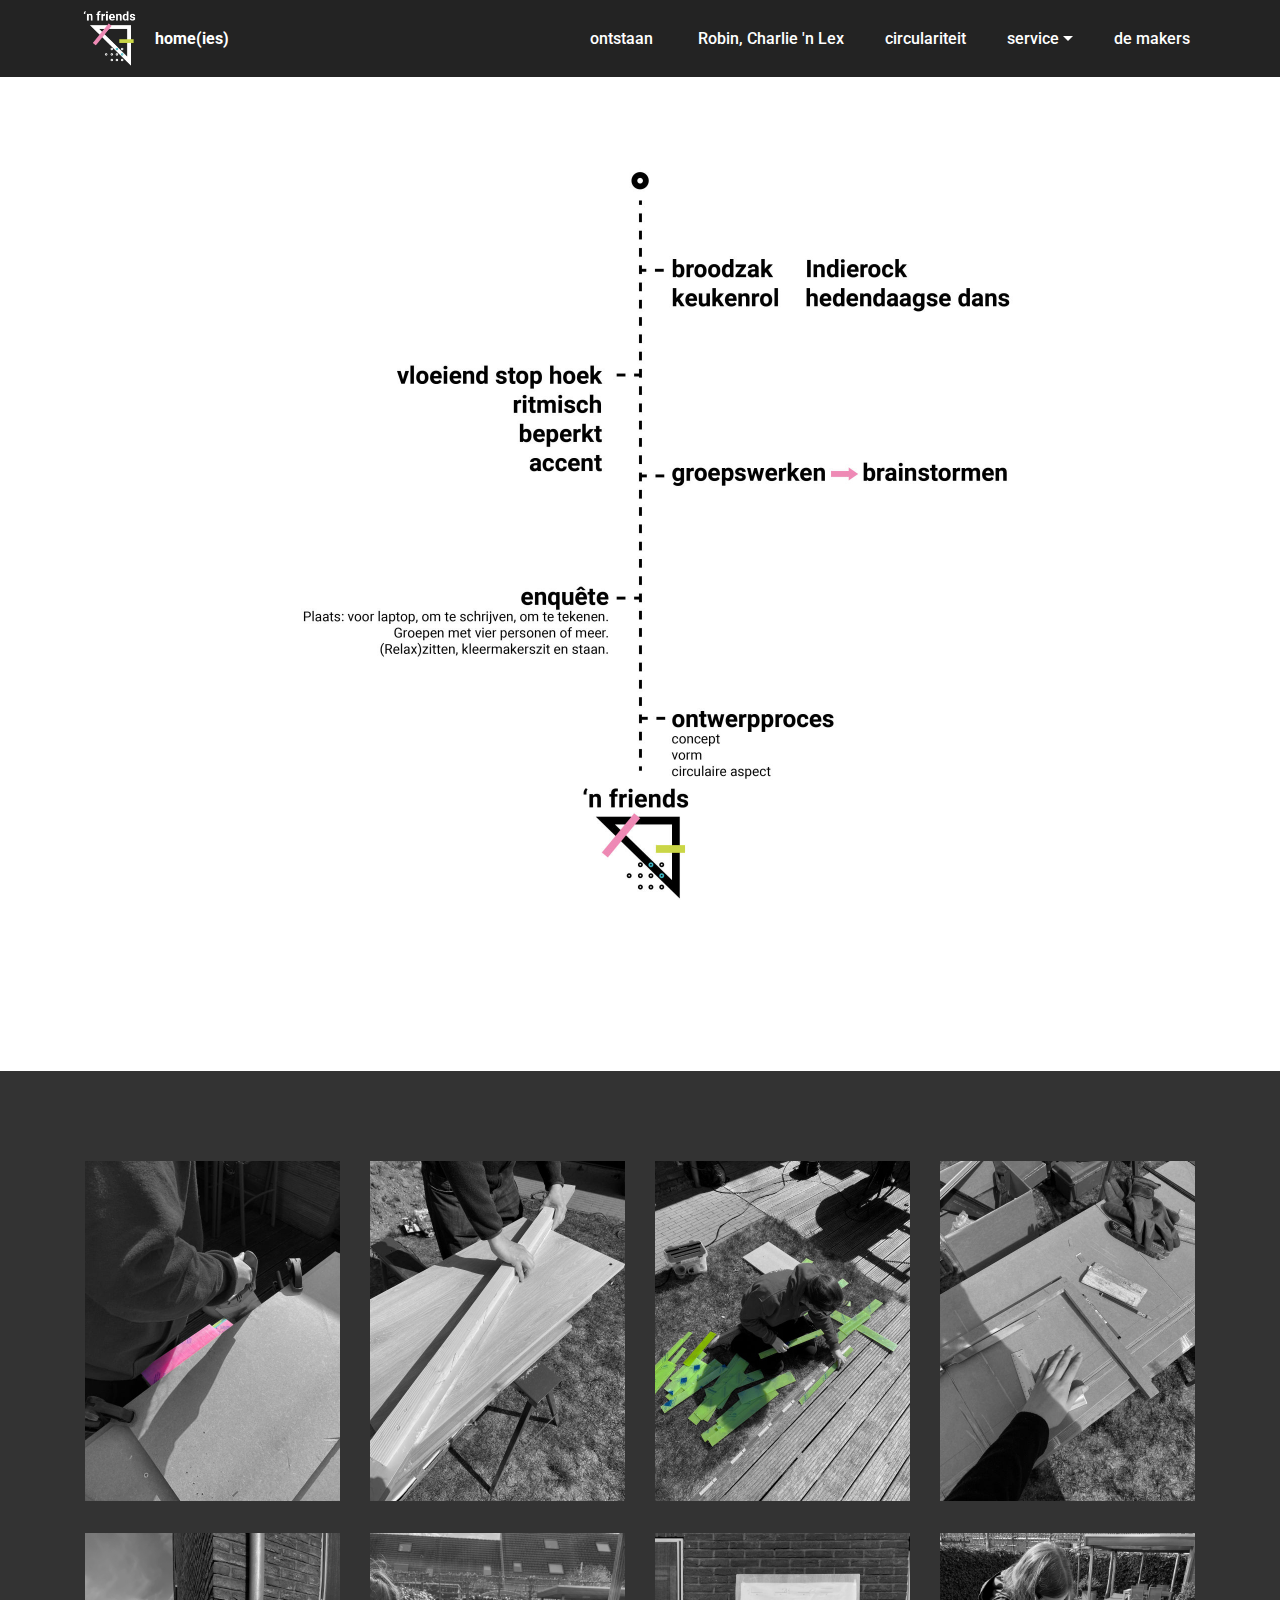
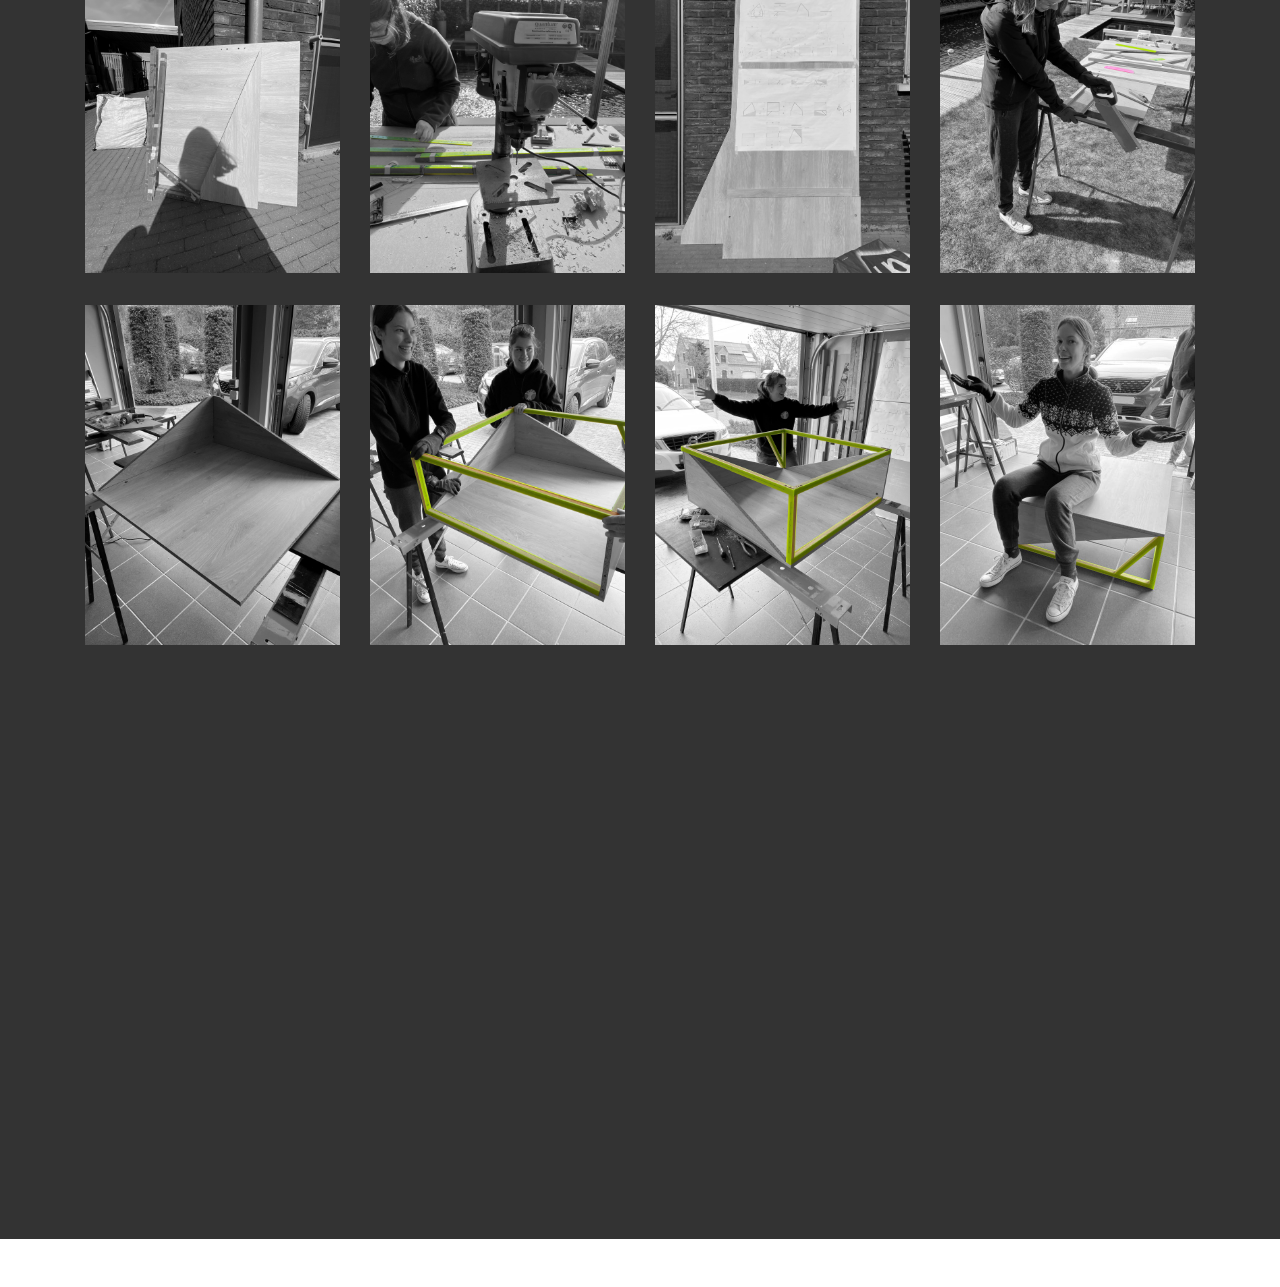
<file: page4.html>
<!DOCTYPE html>
<html  >
<head>
  <!-- Site made with Mobirise Website Builder v5.2.0, https://mobirise.com -->
  <meta charset="UTF-8">
  <meta http-equiv="X-UA-Compatible" content="IE=edge">
  <meta name="generator" content="Mobirise v5.2.0, mobirise.com">
  <meta name="viewport" content="width=device-width, initial-scale=1, minimum-scale=1">
  <link rel="shortcut icon" href="assets/images/tekengebied-4-121x118.png" type="image/x-icon">
  <meta name="description" content="Web Generator Description">
  
  
  <title>ontstaan</title>
  <link rel="stylesheet" href="assets/web/assets/mobirise-icons/mobirise-icons.css">
  <link rel="stylesheet" href="assets/bootstrap/css/bootstrap.min.css">
  <link rel="stylesheet" href="assets/bootstrap/css/bootstrap-grid.min.css">
  <link rel="stylesheet" href="assets/bootstrap/css/bootstrap-reboot.min.css">
  <link rel="stylesheet" href="assets/tether/tether.min.css">
  <link rel="stylesheet" href="assets/dropdown/css/style.css">
  <link rel="stylesheet" href="assets/animatecss/animate.min.css">
  <link rel="stylesheet" href="assets/theme/css/style.css">
  <link rel="preload" as="style" href="assets/mobirise/css/mbr-additional.css"><link rel="stylesheet" href="assets/mobirise/css/mbr-additional.css" type="text/css">
  
  
  
  
</head>
<body>
  
  <section class="menu cid-qTkzRZLJNu" once="menu" id="menu1-9">

    

    <nav class="navbar navbar-expand beta-menu navbar-dropdown align-items-center navbar-fixed-top navbar-toggleable-sm">
        <button class="navbar-toggler navbar-toggler-right" type="button" data-toggle="collapse" data-target="#navbarSupportedContent" aria-controls="navbarSupportedContent" aria-expanded="false" aria-label="Toggle navigation">
            <div class="hamburger">
                <span></span>
                <span></span>
                <span></span>
                <span></span>
            </div>
        </button>
        <div class="menu-logo">
            <div class="navbar-brand">
                <span class="navbar-logo">
                    <a href="index.html">
                         <img src="assets/images/tekengebied-4-121x118.png" alt="'n friends" style="height: 3.8rem;">
                    </a>
                </span>
                <span class="navbar-caption-wrap"><a class="navbar-caption text-white text-primary display-4" href="index.html">home(ies)</a></span>
            </div>
        </div>
        <div class="collapse navbar-collapse" id="navbarSupportedContent">
            <ul class="navbar-nav nav-dropdown nav-right" data-app-modern-menu="true"><li class="nav-item">
                    <a class="nav-link link text-white text-primary display-4" href="page4.html">
                        
                        ontstaan&nbsp;</a>
                </li><li class="nav-item"><a class="nav-link link text-white display-4" href="https://mobirise.com">
                        </a></li>
                <li class="nav-item">
                    <a class="nav-link link text-white text-primary display-4" href="page2.html">Robin, Charlie 'n Lex</a>
                </li><li class="nav-item"><a class="nav-link link text-white text-primary display-4" href="page8.html">&nbsp; &nbsp; &nbsp;circulariteit</a></li><li class="nav-item dropdown"><a class="nav-link link text-white text-primary dropdown-toggle display-4" href="#" data-toggle="dropdown-submenu" aria-expanded="false">
                        &nbsp; &nbsp; &nbsp;service</a><div class="dropdown-menu"><a class="text-white text-primary dropdown-item display-4" href="page7.html" aria-expanded="false">lease: mix 'n match</a><a class="text-white text-primary dropdown-item display-4" href="page5.html">reparatie 'n breng mij terug</a></div></li><li class="nav-item"><a class="nav-link link text-white text-primary display-4" href="page1.html" aria-expanded="false">
                        &nbsp; &nbsp; &nbsp;de makers</a></li></ul>
            
        </div>
    </nav>
</section>

<section class="cid-sAw9M8pIX4" id="image2-10">

    

    <figure class="mbr-figure container">
        <div class="image-block" style="width: 100%;">
            <img src="assets/images/tijdlijn-kopiren-2220x1902.jpg" alt="Mobirise" title="">
            <figcaption class="mbr-figure-caption mbr-figure-caption-over">
                <div class="pb-5 px-3 mbr-white align-center mbr-fonts-style display-1">
                    Maak knappe websites!
                </div>
            </figcaption>
        </div>
    </figure>
</section>

<section class="mbr-gallery gallery5 cid-svdw9PIlDB" id="gallery5-r">

    

    

    <div class="container">
        
        
        <div class="row mbr-gallery" data-toggle="modal" data-target="#Modal">
            <div class="col-sm-6 col-md-4 col-lg-3 item gallery-image">
                <div class="item-wrapper">
                    <img class="w-100" src="assets/images/img-3979-bw-510x680.jpg" alt="" data-slide-to="0" data-target="#lb-">
                </div>
            </div>
            <div class="col-sm-6 col-md-4 col-lg-3 item gallery-image">
                <div class="item-wrapper">
                    <img class="w-100" src="assets/images/img-3981-bw-510x680.jpg" alt="" data-slide-to="1" data-target="#lb-">
                </div>
            </div>
            <div class="col-sm-6 col-md-4 col-lg-3 item gallery-image">
                <div class="item-wrapper">
                    <img class="w-100" src="assets/images/img-3982-bw-510x680.jpg" alt="" data-slide-to="2" data-target="#lb-">
                </div>
            </div>
            <div class="col-sm-6 col-md-4 col-lg-3 item gallery-image">
                <div class="item-wrapper">
                    <img class="w-100" src="assets/images/img-4042-bw-510x680.jpg" alt="" data-slide-to="3" data-target="#lb-">
                </div>
            </div><div class="col-sm-6 col-md-4 col-lg-3 item gallery-image">
                <div class="item-wrapper">
                    <img class="w-100" src="assets/images/img-4043-bw-3024x4032.jpg" alt="" data-slide-to="4" data-target="#lb-">
                </div>
            </div><div class="col-sm-6 col-md-4 col-lg-3 item gallery-image">
                <div class="item-wrapper">
                    <img class="w-100" src="assets/images/img-4045-bw-3024x4032.jpg" alt="" data-slide-to="5" data-target="#lb-">
                </div>
            </div><div class="col-sm-6 col-md-4 col-lg-3 item gallery-image">
                <div class="item-wrapper">
                    <img class="w-100" src="assets/images/img-4044-bw-2681x3575.jpg" alt="" data-slide-to="6" data-target="#lb-">
                </div>
            </div><div class="col-sm-6 col-md-4 col-lg-3 item gallery-image">
                <div class="item-wrapper">
                    <img class="w-100" src="assets/images/img-2879-bw-3024x4032.jpg" alt="" data-slide-to="7" data-target="#lb-">
                </div>
            </div><div class="col-sm-6 col-md-4 col-lg-3 item gallery-image">
                <div class="item-wrapper">
                    <img class="w-100" src="assets/images/img-4212-bw-3024x4032.jpg" alt="" data-slide-to="8" data-target="#lb-">
                </div>
            </div><div class="col-sm-6 col-md-4 col-lg-3 item gallery-image">
                <div class="item-wrapper">
                    <img class="w-100" src="assets/images/img-2881-bw-3024x4032.jpg" alt="" data-slide-to="9" data-target="#lb-">
                </div>
            </div><div class="col-sm-6 col-md-4 col-lg-3 item gallery-image">
                <div class="item-wrapper">
                    <img class="w-100" src="assets/images/img-4216-bw-3024x4032.jpg" alt="" data-slide-to="10" data-target="#lb-">
                </div>
            </div><div class="col-sm-6 col-md-4 col-lg-3 item gallery-image">
                <div class="item-wrapper">
                    <img class="w-100" src="assets/images/img-2882-bw-510x680.jpg" alt="" data-slide-to="11" data-target="#lb-">
                </div>
            </div>
        </div>

        <div class="modal mbr-slider fade" tabindex="-1" role="dialog" aria-hidden="true" id="Modal">
            <div class="modal-dialog" role="document">
                <div class="modal-content">
                    <div class="modal-body">
                        <div class="carousel slide" data-ride="carousel" id="lb-">
                            <div class="carousel-inner">
                                <div class="carousel-item active">
                                    <img class="d-block w-100" src="assets/images/img-3979-bw-510x680.jpg" alt="">
                                </div>
                                <div class="carousel-item">
                                    <img class="d-block w-100" src="assets/images/img-3981-bw-510x680.jpg" alt="">
                                </div>
                                <div class="carousel-item">
                                    <img class="d-block w-100" src="assets/images/img-3982-bw-510x680.jpg" alt="">
                                </div>
                                <div class="carousel-item">
                                    <img class="d-block w-100" src="assets/images/img-4042-bw-510x680.jpg" alt="">
                                </div><div class="carousel-item">
                                    <img class="d-block w-100" src="assets/images/img-4043-bw-3024x4032.jpg" alt="">
                                </div><div class="carousel-item">
                                    <img class="d-block w-100" src="assets/images/img-4045-bw-3024x4032.jpg" alt="">
                                </div><div class="carousel-item">
                                    <img class="d-block w-100" src="assets/images/img-4044-bw-2681x3575.jpg" alt="">
                                </div><div class="carousel-item">
                                    <img class="d-block w-100" src="assets/images/img-2879-bw-3024x4032.jpg" alt="">
                                </div><div class="carousel-item">
                                    <img class="d-block w-100" src="assets/images/img-4212-bw-3024x4032.jpg" alt="">
                                </div><div class="carousel-item">
                                    <img class="d-block w-100" src="assets/images/img-2881-bw-3024x4032.jpg" alt="">
                                </div><div class="carousel-item">
                                    <img class="d-block w-100" src="assets/images/img-4216-bw-3024x4032.jpg" alt="">
                                </div><div class="carousel-item">
                                    <img class="d-block w-100" src="assets/images/img-2882-bw-510x680.jpg" alt="">
                                </div>
                            </div>
                            <ol class="carousel-indicators">
                                <li data-slide-to="0" class="active" data-target="#lb-"></li>
                                <li data-slide-to="1" data-target="#lb-"></li>
                                <li data-slide-to="2" data-target="#lb-"></li>
                                <li data-slide-to="3" data-target="#lb-"></li><li data-slide-to="4" data-target="#lb-"></li><li data-slide-to="5" data-target="#lb-"></li><li data-slide-to="6" data-target="#lb-"></li><li data-slide-to="7" data-target="#lb-"></li><li data-slide-to="8" data-target="#lb-"></li><li data-slide-to="9" data-target="#lb-"></li><li data-slide-to="10" data-target="#lb-"></li><li data-slide-to="11" data-target="#lb-"></li>
                            </ol>
                            <a role="button" href="" class="close" data-dismiss="modal" aria-label="Close">
                            </a>
                            <a class="carousel-control-prev carousel-control" role="button" data-slide="prev" href="#lb-">
                                <span class="mbri-left mbr-iconfont" aria-hidden="true"></span>
                                <span class="sr-only">Vorige</span>
                            </a>
                            <a class="carousel-control-next carousel-control" role="button" data-slide="next" href="#lb-">
                                <span class="mbri-right mbr-iconfont" aria-hidden="true"></span>
                                <span class="sr-only">Volgende</span>
                            </a>
                        </div>
                    </div>
                </div>
            </div>
        </div>
    </div>
</section>

<section class="cid-svGpvIBz3J" id="video1-z">

    
    
    <figure class="mbr-figure align-center container">
        <div class="video-block" style="width: 66%;">
            <div><iframe class="mbr-embedded-video" src="https://www.youtube.com/embed/C0XBm9CJRDk?rel=0&amp;amp;showinfo=0&amp;autoplay=1&amp;loop=1&amp;playlist=C0XBm9CJRDk" width="1280" height="720" frameborder="0" allowfullscreen></iframe></div>
        </div>
    </figure>
</section><section style="background-color: #fff; font-family: -apple-system, BlinkMacSystemFont, 'Segoe UI', 'Roboto', 'Helvetica Neue', Arial, sans-serif; color:#aaa; font-size:12px; padding: 0; align-items: center; display: flex;"><a href="https://mobirise.site/q" style="flex: 1 1; height: 3rem; padding-left: 1rem;"></a><p style="flex: 0 0 auto; margin:0; padding-right:1rem;"><a href="https://mobirise.site" style="color:#aaa;">mobirise.com</a> easy site maker</p></section><script src="assets/web/assets/jquery/jquery.min.js"></script>  <script src="assets/popper/popper.min.js"></script>  <script src="assets/bootstrap/js/bootstrap.min.js"></script>  <script src="assets/tether/tether.min.js"></script>  <script src="assets/smoothscroll/smooth-scroll.js"></script>  <script src="assets/dropdown/js/nav-dropdown.js"></script>  <script src="assets/dropdown/js/navbar-dropdown.js"></script>  <script src="assets/touchswipe/jquery.touch-swipe.min.js"></script>  <script src="assets/viewportchecker/jquery.viewportchecker.js"></script>  <script src="assets/theme/js/script.js"></script>  
  
  
  <input name="animation" type="hidden">
  </body>
</html>
</file>
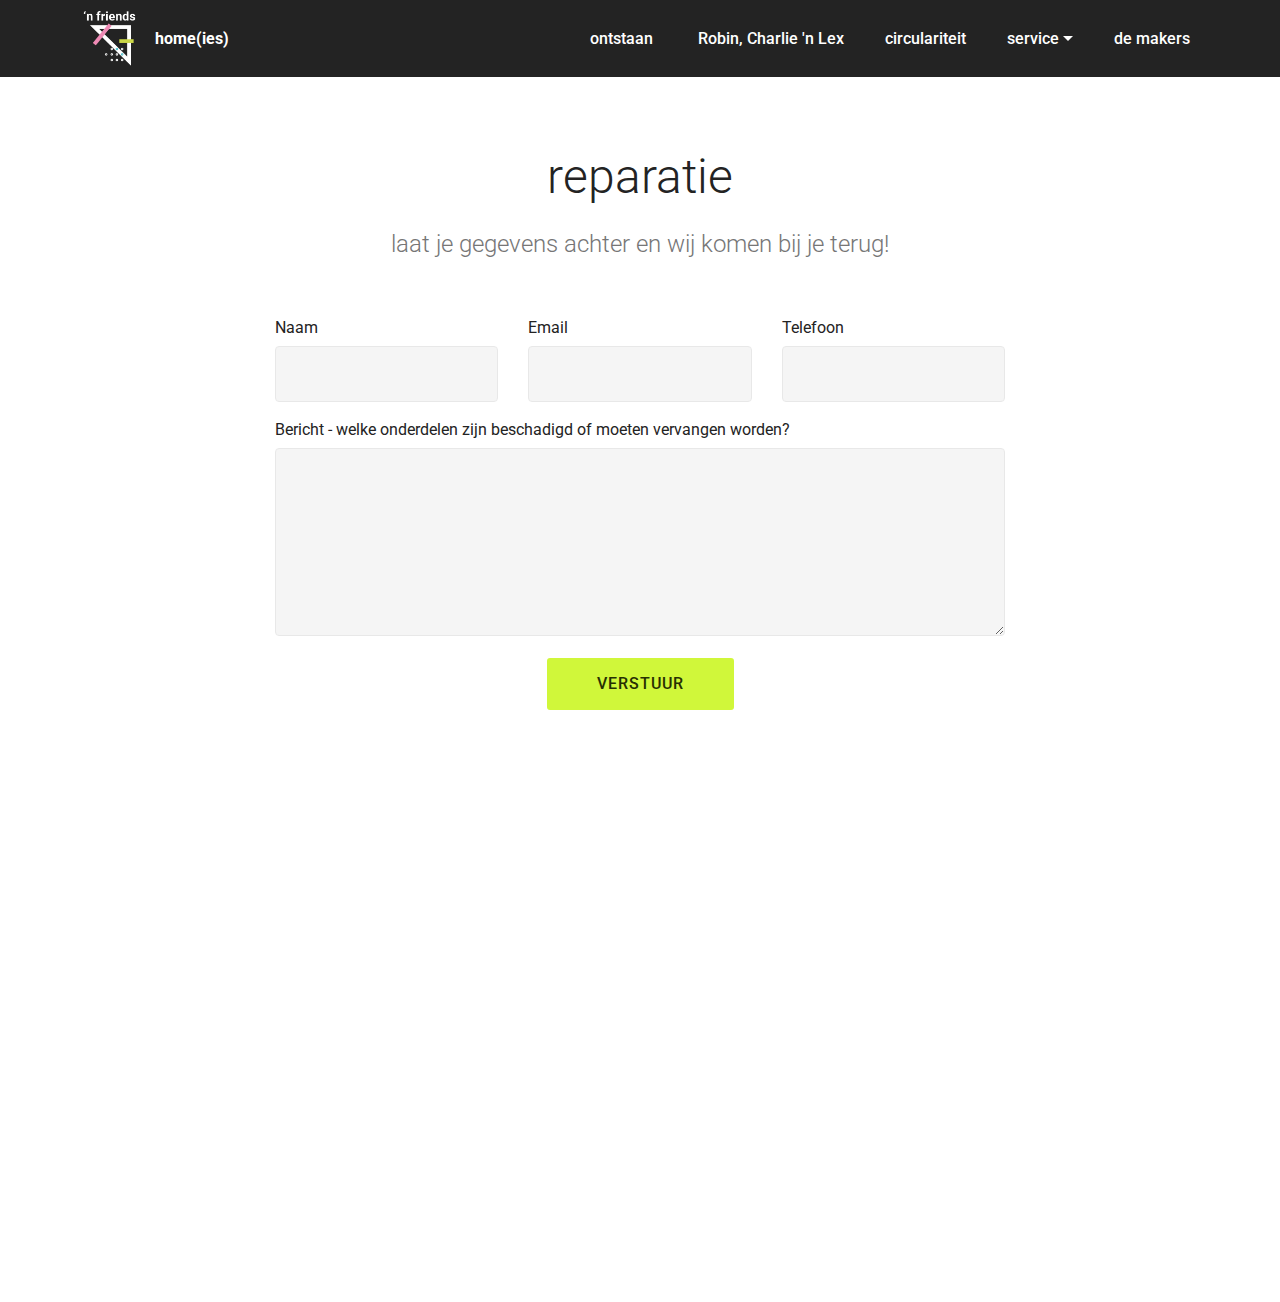
<file: page5.html>
<!DOCTYPE html>
<html  >
<head>
  <!-- Site made with Mobirise Website Builder v5.2.0, https://mobirise.com -->
  <meta charset="UTF-8">
  <meta http-equiv="X-UA-Compatible" content="IE=edge">
  <meta name="generator" content="Mobirise v5.2.0, mobirise.com">
  <meta name="viewport" content="width=device-width, initial-scale=1, minimum-scale=1">
  <link rel="shortcut icon" href="assets/images/tekengebied-4-121x118.png" type="image/x-icon">
  <meta name="description" content="Site Creator Description">
  
  
  <title>reparatie 'n breng mij terug</title>
  <link rel="stylesheet" href="assets/web/assets/mobirise-icons/mobirise-icons.css">
  <link rel="stylesheet" href="assets/bootstrap/css/bootstrap.min.css">
  <link rel="stylesheet" href="assets/bootstrap/css/bootstrap-grid.min.css">
  <link rel="stylesheet" href="assets/bootstrap/css/bootstrap-reboot.min.css">
  <link rel="stylesheet" href="assets/tether/tether.min.css">
  <link rel="stylesheet" href="assets/dropdown/css/style.css">
  <link rel="stylesheet" href="assets/animatecss/animate.min.css">
  <link rel="stylesheet" href="assets/theme/css/style.css">
  <link rel="preload" as="style" href="assets/mobirise/css/mbr-additional.css"><link rel="stylesheet" href="assets/mobirise/css/mbr-additional.css" type="text/css">
  
  
  
  
</head>
<body>
  
  <section class="menu cid-qTkzRZLJNu" once="menu" id="menu1-a">

    

    <nav class="navbar navbar-expand beta-menu navbar-dropdown align-items-center navbar-fixed-top navbar-toggleable-sm">
        <button class="navbar-toggler navbar-toggler-right" type="button" data-toggle="collapse" data-target="#navbarSupportedContent" aria-controls="navbarSupportedContent" aria-expanded="false" aria-label="Toggle navigation">
            <div class="hamburger">
                <span></span>
                <span></span>
                <span></span>
                <span></span>
            </div>
        </button>
        <div class="menu-logo">
            <div class="navbar-brand">
                <span class="navbar-logo">
                    <a href="index.html">
                         <img src="assets/images/tekengebied-4-121x118.png" alt="'n friends" style="height: 3.8rem;">
                    </a>
                </span>
                <span class="navbar-caption-wrap"><a class="navbar-caption text-white text-primary display-4" href="index.html">home(ies)</a></span>
            </div>
        </div>
        <div class="collapse navbar-collapse" id="navbarSupportedContent">
            <ul class="navbar-nav nav-dropdown nav-right" data-app-modern-menu="true"><li class="nav-item">
                    <a class="nav-link link text-white text-primary display-4" href="page4.html">
                        
                        ontstaan&nbsp;</a>
                </li><li class="nav-item"><a class="nav-link link text-white display-4" href="https://mobirise.com">
                        </a></li>
                <li class="nav-item">
                    <a class="nav-link link text-white text-primary display-4" href="page2.html">Robin, Charlie 'n Lex</a>
                </li><li class="nav-item"><a class="nav-link link text-white text-primary display-4" href="page8.html">&nbsp; &nbsp; &nbsp;circulariteit</a></li><li class="nav-item dropdown"><a class="nav-link link text-white text-primary dropdown-toggle display-4" href="#" data-toggle="dropdown-submenu" aria-expanded="false">
                        &nbsp; &nbsp; &nbsp;service</a><div class="dropdown-menu"><a class="text-white text-primary dropdown-item display-4" href="page7.html" aria-expanded="false">lease: mix 'n match</a><a class="text-white text-primary dropdown-item display-4" href="page5.html">reparatie 'n breng mij terug</a></div></li><li class="nav-item"><a class="nav-link link text-white text-primary display-4" href="page1.html" aria-expanded="false">
                        &nbsp; &nbsp; &nbsp;de makers</a></li></ul>
            
        </div>
    </nav>
</section>

<section class="mbr-section form1 cid-svdxKD4ZXX" id="form1-s">

    

    
    <div class="container">
        <div class="row justify-content-center">
            <div class="title col-12 col-lg-8">
                <h2 class="mbr-section-title align-center pb-3 mbr-fonts-style display-2">
                    <br>reparatie</h2>
                <h3 class="mbr-section-subtitle align-center mbr-light pb-3 mbr-fonts-style display-5">
                    laat je gegevens achter en wij komen bij je terug!</h3>
            </div>
        </div>
    </div>
    <div class="container">
        <div class="row justify-content-center">
            <div class="media-container-column col-lg-8" data-form-type="formoid">
                <!---Formbuilder Form--->
                <form action="https://mobirise.eu/" method="POST" class="mbr-form form-with-styler" data-form-title="Mobirise Form"><input type="hidden" name="email" data-form-email="true" value="eMGzyvstRQJV7uZAHU/Jl9z1cPhBdKltvUCUskwkZbHYJiyhhojRZgc6R3bcRA4TXuV9of5jxCUR9GeUqO9mY0HGNUaWMd7fiWVx5HOZUi1d2dRwOne8xZe53H13Fb0w">
                    <div class="row">
                        <div hidden="hidden" data-form-alert="" class="alert alert-success col-12">Bedankt om het formulier in te vullen!</div>
                        <div hidden="hidden" data-form-alert-danger="" class="alert alert-danger col-12">
                        </div>
                    </div>
                    <div class="dragArea row">
                        <div class="col-md-4  form-group" data-for="name">
                            <label for="name-form1-s" class="form-control-label mbr-fonts-style display-7">Naam</label>
                            <input type="text" name="name" data-form-field="Name" required="required" class="form-control display-7" id="name-form1-s">
                        </div>
                        <div class="col-md-4  form-group" data-for="email">
                            <label for="email-form1-s" class="form-control-label mbr-fonts-style display-7">Email</label>
                            <input type="email" name="email" data-form-field="Email" required="required" class="form-control display-7" id="email-form1-s">
                        </div>
                        <div data-for="phone" class="col-md-4  form-group">
                            <label for="phone-form1-s" class="form-control-label mbr-fonts-style display-7">Telefoon</label>
                            <input type="tel" name="phone" data-form-field="Phone" class="form-control display-7" id="phone-form1-s">
                        </div>
                        <div data-for="message" class="col-md-12 form-group">
                            <label for="message-form1-s" class="form-control-label mbr-fonts-style display-7">Bericht - welke onderdelen zijn beschadigd of moeten vervangen worden?</label>
                            <textarea name="message" data-form-field="Message" class="form-control display-7" id="message-form1-s"></textarea>
                        </div>
                        <div class="col-md-12 input-group-btn align-center"><button type="submit" class="btn btn-primary btn-form display-4" href="page9.html">VERSTUUR</button></div>
                    </div>
                </form><!---Formbuilder Form--->
            </div>
        </div>
    </div>
</section>

<section class="mbr-section content4 cid-svdyzX98Hn" id="content4-u">

    

    <div class="container">
        <div class="media-container-row">
            <div class="title col-12 col-md-8">
                <h2 class="align-center pb-3 mbr-fonts-style display-2">Lease termijn voorbij?</h2>
                <h3 class="mbr-section-subtitle align-center mbr-light mbr-fonts-style display-5">Kies hieronder om je lease te verlengen of om de vrienden terug te geven!</h3>
                
            </div>
        </div>
    </div>
</section>

<section class="mbr-section content8 cid-svdyv2ILqt" id="content8-t">

    

    <div class="container">
        <div class="media-container-row title">
            <div class="col-12 col-md-8">
                <div class="mbr-section-btn align-center"><a class="btn btn-secondary display-4" href="page9.html">VERLENG MIJ</a>
                    <a class="btn btn-info display-4" href="page9.html">BRENG MIJ TERUG</a></div>
            </div>
        </div>
    </div>
</section><section style="background-color: #fff; font-family: -apple-system, BlinkMacSystemFont, 'Segoe UI', 'Roboto', 'Helvetica Neue', Arial, sans-serif; color:#aaa; font-size:12px; padding: 0; align-items: center; display: flex;"><a href="https://mobirise.site/w" style="flex: 1 1; height: 3rem; padding-left: 1rem;"></a><p style="flex: 0 0 auto; margin:0; padding-right:1rem;">Set up a <a href="https://mobirise.site/y" style="color:#aaa;">web page</a> with Mobirise</p></section><script src="assets/web/assets/jquery/jquery.min.js"></script>  <script src="assets/popper/popper.min.js"></script>  <script src="assets/bootstrap/js/bootstrap.min.js"></script>  <script src="assets/tether/tether.min.js"></script>  <script src="assets/smoothscroll/smooth-scroll.js"></script>  <script src="assets/dropdown/js/nav-dropdown.js"></script>  <script src="assets/dropdown/js/navbar-dropdown.js"></script>  <script src="assets/touchswipe/jquery.touch-swipe.min.js"></script>  <script src="assets/viewportchecker/jquery.viewportchecker.js"></script>  <script src="assets/theme/js/script.js"></script>  <script src="assets/formoid/formoid.min.js"></script>  
  
  
  <input name="animation" type="hidden">
  </body>
</html>
</file>
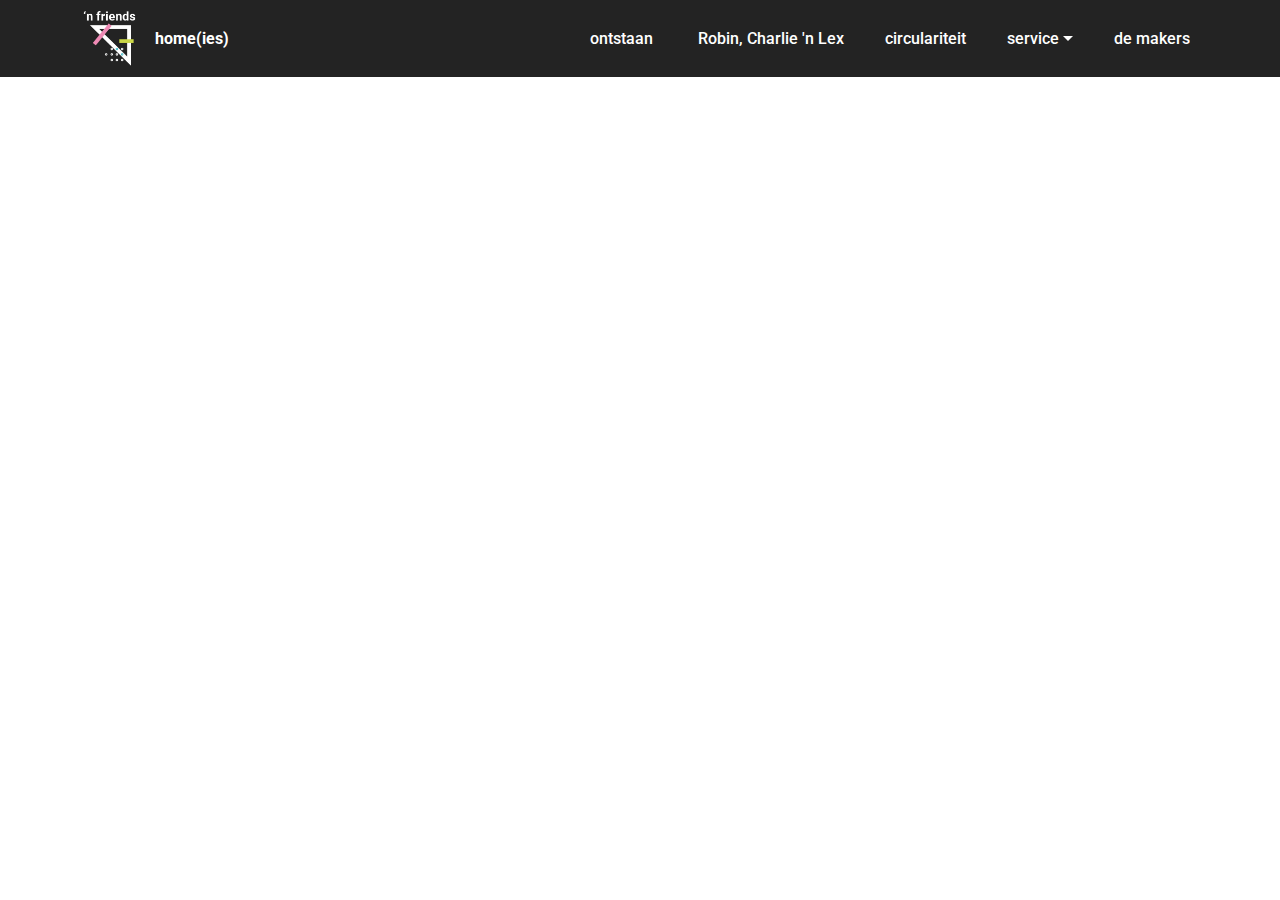
<file: page6.html>
<!DOCTYPE html>
<html  >
<head>
  <!-- Site made with Mobirise Website Builder v5.2.0, https://mobirise.com -->
  <meta charset="UTF-8">
  <meta http-equiv="X-UA-Compatible" content="IE=edge">
  <meta name="generator" content="Mobirise v5.2.0, mobirise.com">
  <meta name="viewport" content="width=device-width, initial-scale=1, minimum-scale=1">
  <link rel="shortcut icon" href="assets/images/tekengebied-4-121x118.png" type="image/x-icon">
  <meta name="description" content="Web Page Generator Description">
  
  
  <title>breng mij terug</title>
  <link rel="stylesheet" href="assets/web/assets/mobirise-icons/mobirise-icons.css">
  <link rel="stylesheet" href="assets/bootstrap/css/bootstrap.min.css">
  <link rel="stylesheet" href="assets/bootstrap/css/bootstrap-grid.min.css">
  <link rel="stylesheet" href="assets/bootstrap/css/bootstrap-reboot.min.css">
  <link rel="stylesheet" href="assets/tether/tether.min.css">
  <link rel="stylesheet" href="assets/dropdown/css/style.css">
  <link rel="stylesheet" href="assets/animatecss/animate.min.css">
  <link rel="stylesheet" href="assets/theme/css/style.css">
  <link rel="preload" as="style" href="assets/mobirise/css/mbr-additional.css"><link rel="stylesheet" href="assets/mobirise/css/mbr-additional.css" type="text/css">
  
  
  
  
</head>
<body>
  
  <section class="menu cid-qTkzRZLJNu" once="menu" id="menu1-b">

    

    <nav class="navbar navbar-expand beta-menu navbar-dropdown align-items-center navbar-fixed-top navbar-toggleable-sm">
        <button class="navbar-toggler navbar-toggler-right" type="button" data-toggle="collapse" data-target="#navbarSupportedContent" aria-controls="navbarSupportedContent" aria-expanded="false" aria-label="Toggle navigation">
            <div class="hamburger">
                <span></span>
                <span></span>
                <span></span>
                <span></span>
            </div>
        </button>
        <div class="menu-logo">
            <div class="navbar-brand">
                <span class="navbar-logo">
                    <a href="https://mobirise.com">
                         <img src="assets/images/tekengebied-4-121x118.png" alt="Mobirise" style="height: 3.8rem;">
                    </a>
                </span>
                <span class="navbar-caption-wrap"><a class="navbar-caption text-white text-primary display-4" href="index.html">home(ies)</a></span>
            </div>
        </div>
        <div class="collapse navbar-collapse" id="navbarSupportedContent">
            <ul class="navbar-nav nav-dropdown nav-right" data-app-modern-menu="true"><li class="nav-item">
                    <a class="nav-link link text-white text-primary display-4" href="page4.html">
                        
                        ontstaan&nbsp;</a>
                </li><li class="nav-item"><a class="nav-link link text-white display-4" href="https://mobirise.com">
                        </a></li>
                <li class="nav-item">
                    <a class="nav-link link text-white text-primary display-4" href="page2.html">Robin, Charlie 'n Lex</a>
                </li><li class="nav-item"><a class="nav-link link text-white text-primary display-4" href="page8.html">&nbsp; &nbsp; &nbsp;circulariteit</a></li><li class="nav-item dropdown open"><a class="nav-link link text-white text-primary dropdown-toggle display-4" href="#" data-toggle="dropdown-submenu" aria-expanded="true">
                        &nbsp; &nbsp; &nbsp;service</a><div class="dropdown-menu"><a class="text-white text-primary dropdown-item display-4" href="page7.html" aria-expanded="false">lease: mix 'n match</a><a class="text-white text-primary dropdown-item display-4" href="page5.html">reparatie</a><a class="text-white text-primary dropdown-item display-4" href="page6.html" aria-expanded="false">breng mij terug</a></div></li><li class="nav-item"><a class="nav-link link text-white text-primary display-4" href="page1.html" aria-expanded="false">
                        &nbsp; &nbsp; &nbsp;de makers</a></li></ul>
            
        </div>
    </nav>
</section><section style="background-color: #fff; font-family: -apple-system, BlinkMacSystemFont, 'Segoe UI', 'Roboto', 'Helvetica Neue', Arial, sans-serif; color:#aaa; font-size:12px; padding: 0; align-items: center; display: flex;"><a href="https://mobirise.site/k" style="flex: 1 1; height: 3rem; padding-left: 1rem;"></a><p style="flex: 0 0 auto; margin:0; padding-right:1rem;">Start a free website - <a href="https://mobirise.site/w" style="color:#aaa;">See here</a></p></section><script src="assets/web/assets/jquery/jquery.min.js"></script>  <script src="assets/popper/popper.min.js"></script>  <script src="assets/bootstrap/js/bootstrap.min.js"></script>  <script src="assets/tether/tether.min.js"></script>  <script src="assets/smoothscroll/smooth-scroll.js"></script>  <script src="assets/dropdown/js/nav-dropdown.js"></script>  <script src="assets/dropdown/js/navbar-dropdown.js"></script>  <script src="assets/touchswipe/jquery.touch-swipe.min.js"></script>  <script src="assets/viewportchecker/jquery.viewportchecker.js"></script>  <script src="assets/theme/js/script.js"></script>  
  
  
  <input name="animation" type="hidden">
  </body>
</html>
</file>
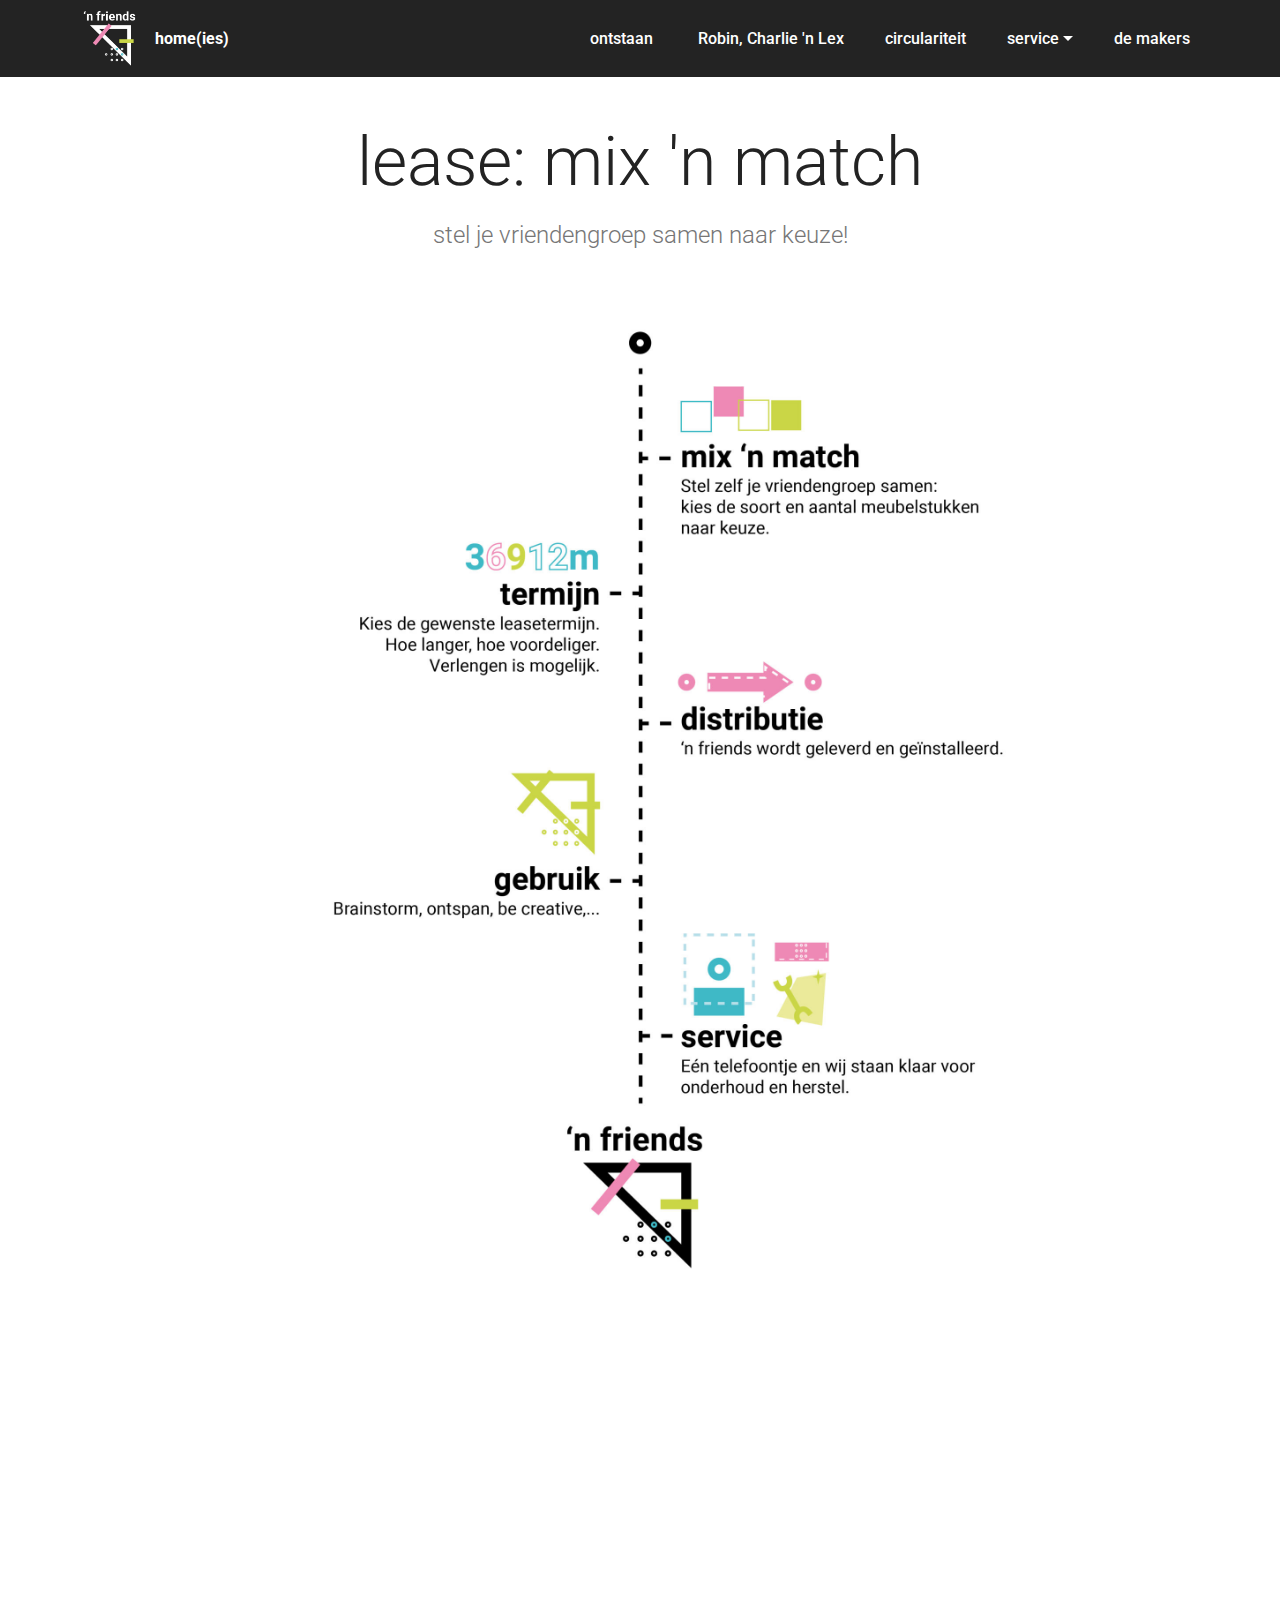
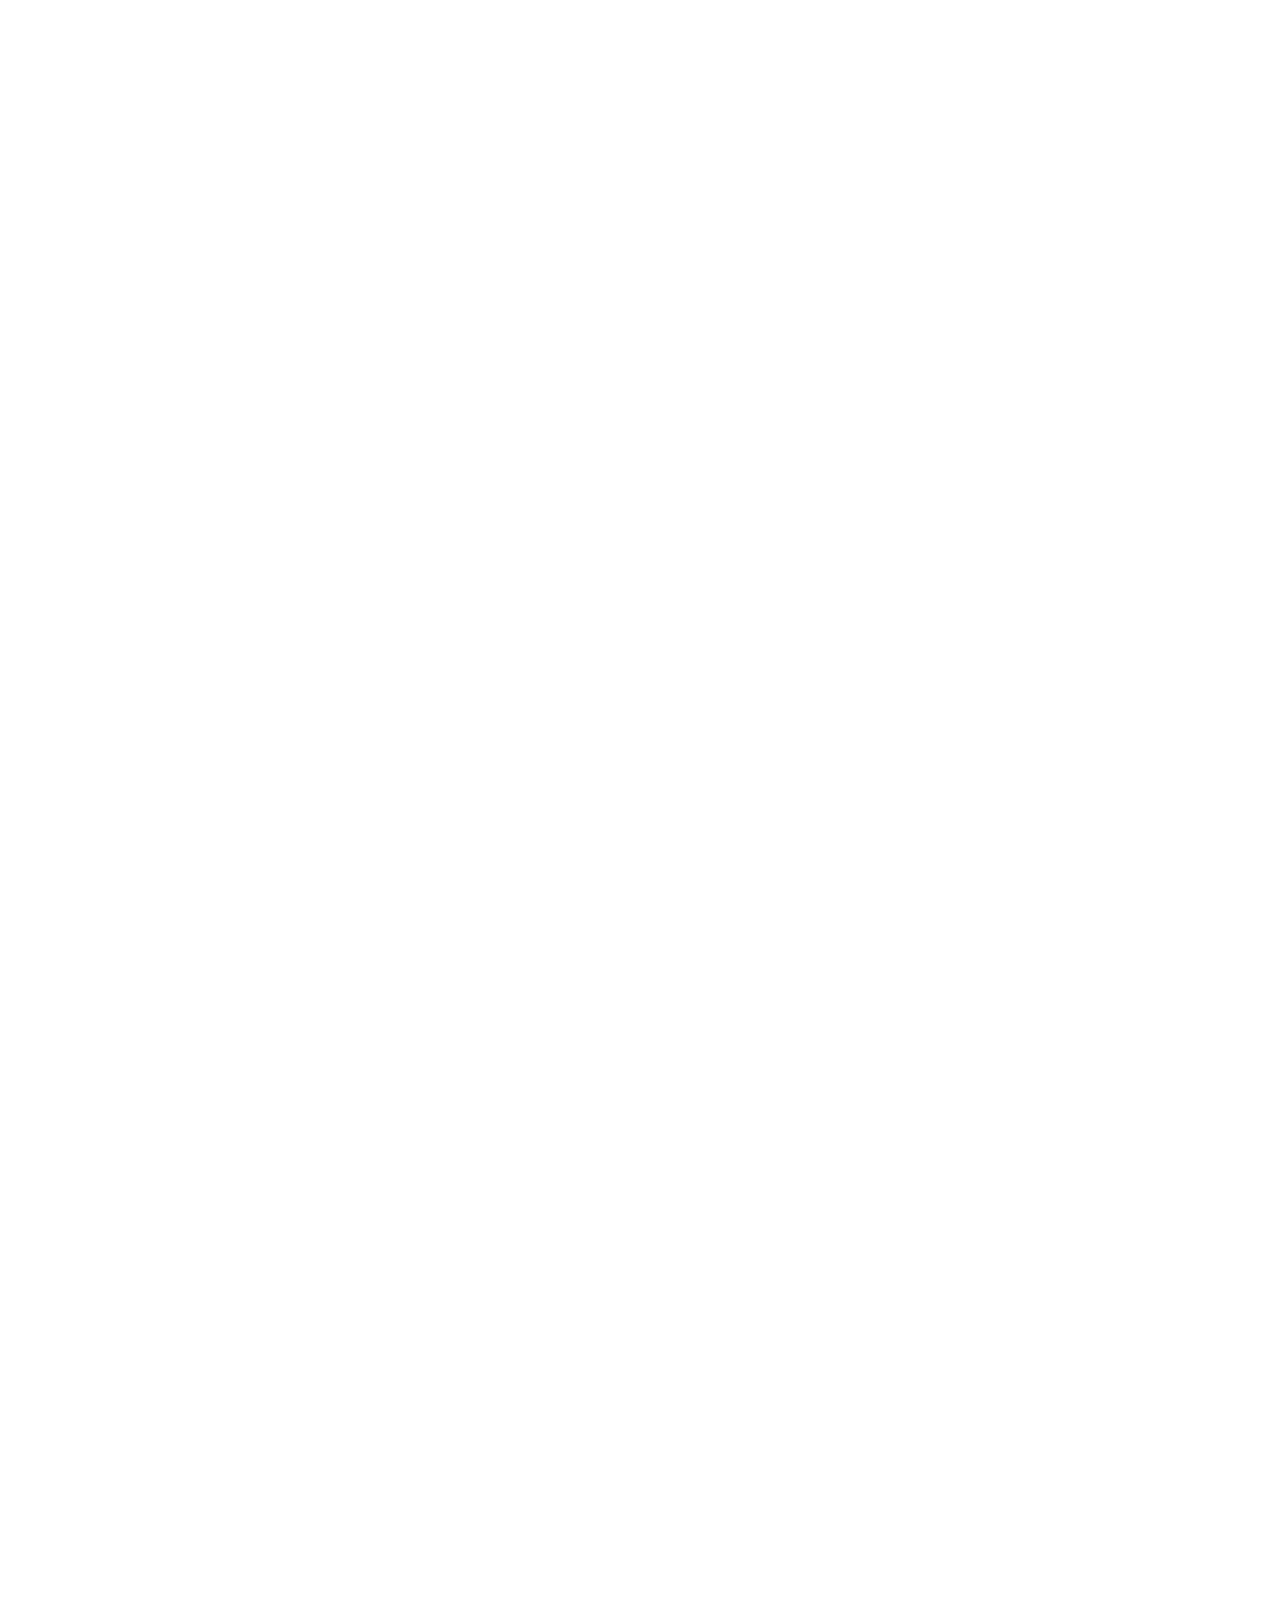
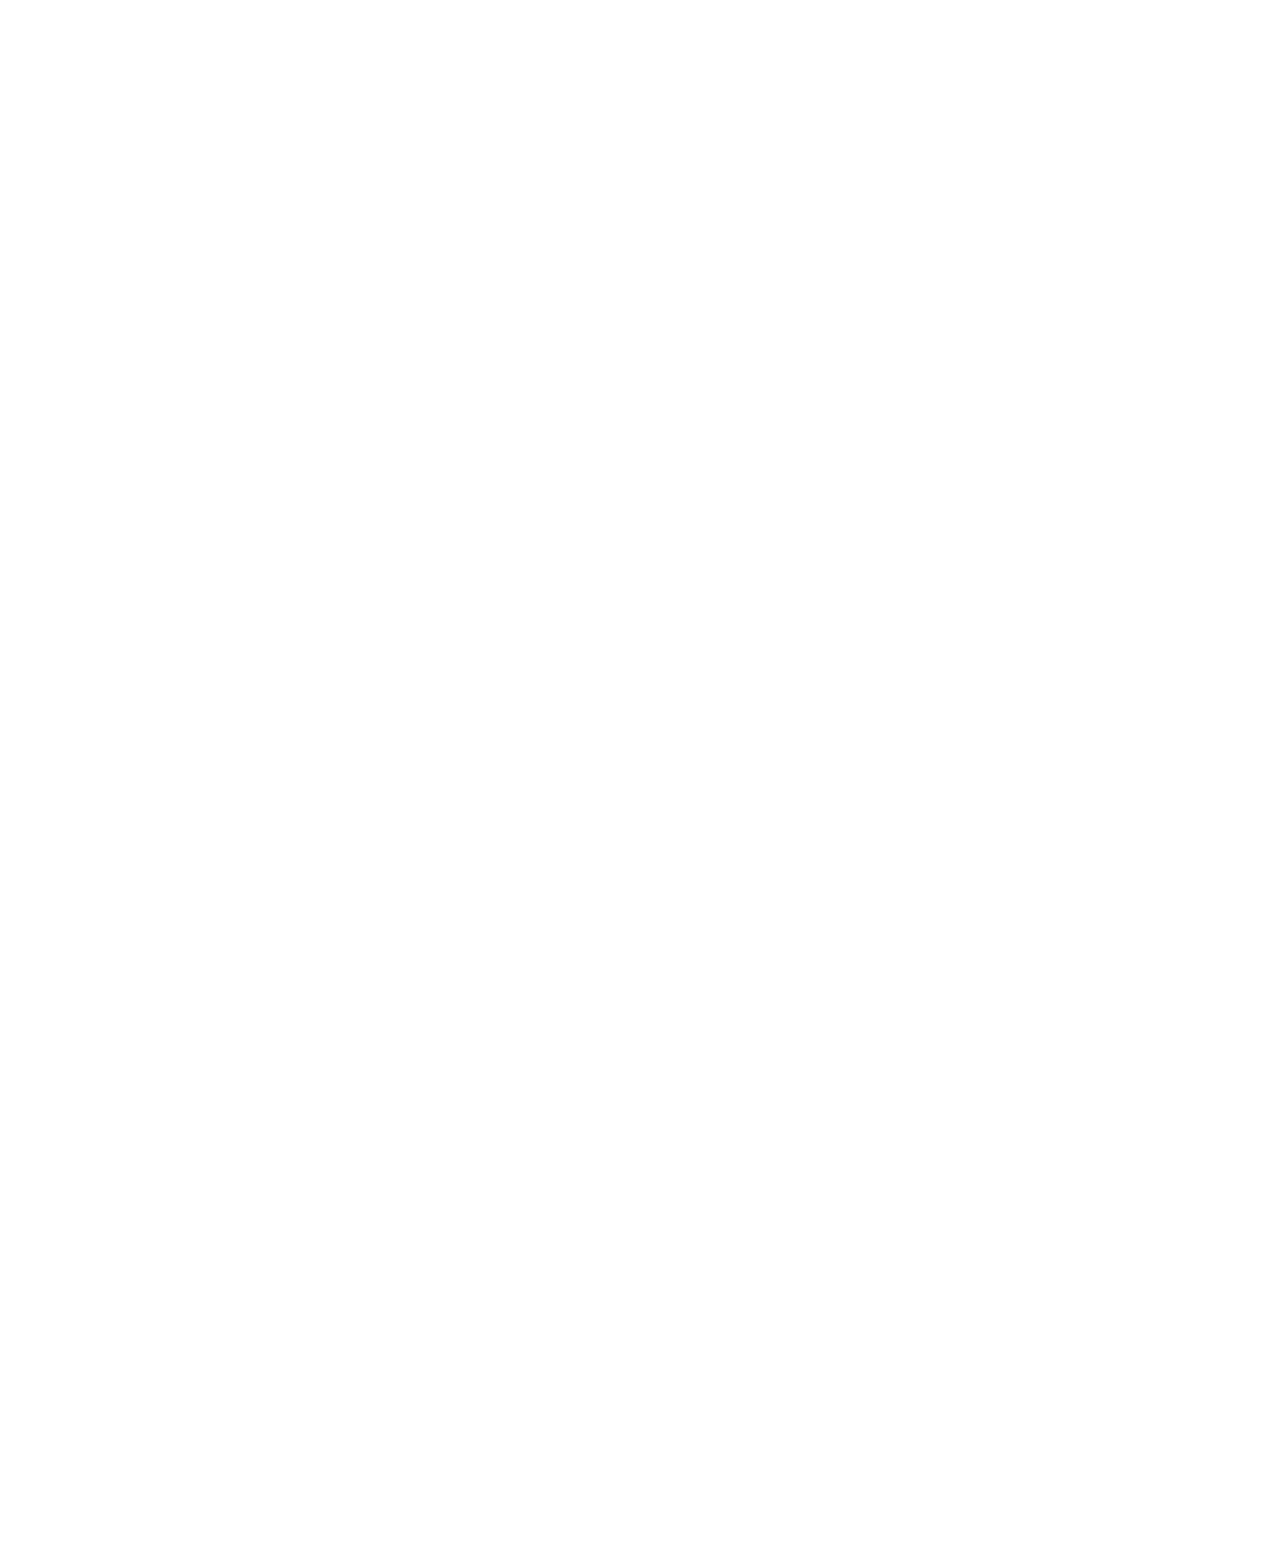
<file: page7.html>
<!DOCTYPE html>
<html  >
<head>
  <!-- Site made with Mobirise Website Builder v5.2.0, https://mobirise.com -->
  <meta charset="UTF-8">
  <meta http-equiv="X-UA-Compatible" content="IE=edge">
  <meta name="generator" content="Mobirise v5.2.0, mobirise.com">
  <meta name="viewport" content="width=device-width, initial-scale=1, minimum-scale=1">
  <link rel="shortcut icon" href="assets/images/tekengebied-4-121x118.png" type="image/x-icon">
  <meta name="description" content="Website Creator Description">
  
  
  <title>lease: mix 'n match</title>
  <link rel="stylesheet" href="assets/web/assets/mobirise-icons/mobirise-icons.css">
  <link rel="stylesheet" href="assets/bootstrap/css/bootstrap.min.css">
  <link rel="stylesheet" href="assets/bootstrap/css/bootstrap-grid.min.css">
  <link rel="stylesheet" href="assets/bootstrap/css/bootstrap-reboot.min.css">
  <link rel="stylesheet" href="assets/tether/tether.min.css">
  <link rel="stylesheet" href="assets/dropdown/css/style.css">
  <link rel="stylesheet" href="assets/animatecss/animate.min.css">
  <link rel="stylesheet" href="assets/theme/css/style.css">
  <link rel="preload" as="style" href="assets/mobirise/css/mbr-additional.css"><link rel="stylesheet" href="assets/mobirise/css/mbr-additional.css" type="text/css">
  
  
  
  
</head>
<body>
  
  <section class="menu cid-qTkzRZLJNu" once="menu" id="menu1-c">

    

    <nav class="navbar navbar-expand beta-menu navbar-dropdown align-items-center navbar-fixed-top navbar-toggleable-sm">
        <button class="navbar-toggler navbar-toggler-right" type="button" data-toggle="collapse" data-target="#navbarSupportedContent" aria-controls="navbarSupportedContent" aria-expanded="false" aria-label="Toggle navigation">
            <div class="hamburger">
                <span></span>
                <span></span>
                <span></span>
                <span></span>
            </div>
        </button>
        <div class="menu-logo">
            <div class="navbar-brand">
                <span class="navbar-logo">
                    <a href="index.html">
                         <img src="assets/images/tekengebied-4-121x118.png" alt="'n friends" style="height: 3.8rem;">
                    </a>
                </span>
                <span class="navbar-caption-wrap"><a class="navbar-caption text-white text-primary display-4" href="index.html">home(ies)</a></span>
            </div>
        </div>
        <div class="collapse navbar-collapse" id="navbarSupportedContent">
            <ul class="navbar-nav nav-dropdown nav-right" data-app-modern-menu="true"><li class="nav-item">
                    <a class="nav-link link text-white text-primary display-4" href="page4.html">
                        
                        ontstaan&nbsp;</a>
                </li><li class="nav-item"><a class="nav-link link text-white display-4" href="https://mobirise.com">
                        </a></li>
                <li class="nav-item">
                    <a class="nav-link link text-white text-primary display-4" href="page2.html">Robin, Charlie 'n Lex</a>
                </li><li class="nav-item"><a class="nav-link link text-white text-primary display-4" href="page8.html">&nbsp; &nbsp; &nbsp;circulariteit</a></li><li class="nav-item dropdown"><a class="nav-link link text-white text-primary dropdown-toggle display-4" href="#" data-toggle="dropdown-submenu" aria-expanded="false">
                        &nbsp; &nbsp; &nbsp;service</a><div class="dropdown-menu"><a class="text-white text-primary dropdown-item display-4" href="page7.html" aria-expanded="false">lease: mix 'n match</a><a class="text-white text-primary dropdown-item display-4" href="page5.html">reparatie 'n breng mij terug</a></div></li><li class="nav-item"><a class="nav-link link text-white text-primary display-4" href="page1.html" aria-expanded="false">
                        &nbsp; &nbsp; &nbsp;de makers</a></li></ul>
            
        </div>
    </nav>
</section>

<section class="mbr-section content4 cid-sqwyhWqde5" id="content4-k">

    

    <div class="container">
        <div class="media-container-row">
            <div class="title col-12 col-md-8">
                <h2 class="align-center pb-3 mbr-fonts-style display-1">
                    <br>lease: mix 'n match</h2>
                <h3 class="mbr-section-subtitle align-center mbr-light mbr-fonts-style display-5">
                    stel je vriendengroep samen naar keuze!</h3>
                
            </div>
        </div>
    </div>
</section>

<section class="cid-ssGsj0VU2z" id="image2-p">

    

    <figure class="mbr-figure">
        <div class="image-block" style="width: 100%;">
            <img src="assets/images/mix-n-match-leasing-2902x2176.jpg" alt="Mobirise" title="">
            
        </div>
    </figure>
</section>

<section class="mbr-section article content1 cid-sqwyLK7uxk" id="content1-l">
    
     

    <div class="container">
        <div class="media-container-row">
            <div class="mbr-text col-12 mbr-fonts-style display-7 col-md-8"><p>Aan de hand van een leasing formule trachten we bij 'n friends een duurzame oplossing aan te bieden op maat van de klant. Robin, Charlie en Lex kunnen allemaal apart of samen met hun vrienden geleased worden. Wilt u liever een leger aan Lex'en? Geen probleem: mix 'n match naar keuze!</p><p>We kozen bij 'n friends voor een leasing formule waarbij levering, plaatsing, onderhoud en terugname inbegrepen zitten in de prijs. Op die manier houden we de circulaire keten kort bij huis en hoeft u zich nergens zorgen over te maken!</p></div>
        </div>
    </div>
</section>

<section class="services1 cid-sqwuL5xjH5" id="services1-h">
    <!---->
    
    <!---->
    <!--Overlay-->
    
    <!--Container-->
    <div class="container">
        <div class="row justify-content-center">
            <!--Titles-->
            <div class="title pb-5 col-12">
                <h2 class="align-left pb-3 mbr-fonts-style display-2">Robin, Charlie 'n Lex</h2>
                
            </div>
            <!--Card-1-->
            <div class="card col-12 col-md-6 p-3 col-lg-4">
                <div class="card-wrapper">
                    <div class="card-img">
                        <img src="assets/images/robin-696x403.jpg" alt="Mobirise">
                    </div>
                    <div class="card-box">
                        <h4 class="card-title mbr-fonts-style display-5">Robin</h4>
                        <p class="mbr-text mbr-fonts-style display-7">
                            Robin biedt je de optie om staand te werken. Het bovenblad is voldoende groot voor het gebruik van een laptop, maar kan zelfs nog uitgebreid worden zodat er een A1-papier op past.<br><br><br>
                        </p>
                        <!--Btn-->
                        <div class="mbr-section-btn align-left"><a href="page9.html" class="btn btn-success-outline display-4">€ 20/mnd</a></div>
                    </div>
                </div>
            </div>
            <!--Card-2-->
            <div class="card col-12 col-md-6 p-3 col-lg-4">
                <div class="card-wrapper">
                    <div class="card-img">
                        <img src="assets/images/charlie-696x403.jpg" alt="Mobirise">
                    </div>
                    <div class="card-box">
                        <h4 class="card-title mbr-fonts-style display-5">Charlie</h4>
                        <p class="mbr-text mbr-fonts-style display-7">
                            Charlie promoot zittend werken. Met krijtstiften kan het plexi-bovenblad gebruikt worden als whiteboard. Zet de juiste vrienden erbij en Charlie biedt plaats aan om in kleermakerszit te vertoeven, of om je benen onder het tafelblad te schuiven.
                        </p>
                        <!--Btn-->
                        <div class="mbr-section-btn align-left"><a href="page9.html" class="btn btn-secondary-outline display-4">€ 20/mnd</a></div>
                    </div>
                </div>
            </div>
            <!--Card-3-->
            <div class="card col-12 col-md-6 p-3 col-lg-4 last-child">
                <div class="card-wrapper">
                    <div class="card-img">
                        <img src="assets/images/lex-696x402.jpg" alt="Mobirise">
                    </div>
                    <div class="card-box">
                        <h4 class="card-title mbr-fonts-style display-5">Lex</h4>
                        <p class="mbr-text mbr-fonts-style display-7">
                            Lex is het meest ontspannen van de drie. De comfortabele rugleuning heeft een dubbele functie: ook ideaal om als plakmuur te gebruiken. Combineer Lex met enkele vrienden om optimaal te relaxen.<br><br>
                        </p>
                        <!--Btn-->
                        <div class="mbr-section-btn align-left"><a href="page9.html" class="btn btn-info-outline display-4">€ 20/mnd</a></div>
                    </div>
                </div>
            </div>
            <!--Card-4-->
            
        </div>
    </div>
</section>

<section class="services1 cid-sqwvvbZHxH" id="services1-j">
    <!---->
    
    <!---->
    <!--Overlay-->
    
    <!--Container-->
    <div class="container">
        <div class="row justify-content-center">
            <!--Titles-->
            <div class="title pb-5 col-12">
                <h2 class="align-left pb-3 mbr-fonts-style display-2">de vrienden van ...</h2>
                
            </div>
            <!--Card-1-->
            <div class="card col-12 col-md-6 p-3 col-lg-4">
                <div class="card-wrapper">
                    <div class="card-img">
                        <img src="assets/images/robin-vriend-696x404.jpg" alt="Mobirise">
                    </div>
                    <div class="card-box">
                        <h4 class="card-title mbr-fonts-style display-5">Robin</h4>
                        <p class="mbr-text mbr-fonts-style display-7">
                            De vrienden zijn bijzetstukken die ten dienste staan van de bandleden. In combinatie met Robin heb je er een comfortabele rugleuning bij.</p>
                        <!--Btn-->
                        <div class="mbr-section-btn align-left"><a href="page9.html" class="btn btn-success-outline display-4">€ 10/mnd</a></div>
                    </div>
                </div>
            </div>
            <!--Card-2-->
            <div class="card col-12 col-md-6 p-3 col-lg-4">
                <div class="card-wrapper">
                    <div class="card-img">
                        <img src="assets/images/charlie-vriend-1-696x403.jpg" alt="Mobirise">
                    </div>
                    <div class="card-box">
                        <h4 class="card-title mbr-fonts-style display-5">Charlie</h4>
                        <p class="mbr-text mbr-fonts-style display-7">
                            De vrienden zijn bijzetstukken die ten dienste staan van de bandleden. Gebruik Charlies vriend om in kleermakerszit te vertoeven.</p>
                        <!--Btn-->
                        <div class="mbr-section-btn align-left"><a href="page9.html" class="btn btn-secondary-outline display-4">€ 10/mnd</a></div>
                    </div>
                </div>
            </div>
            <!--Card-3-->
            <div class="card col-12 col-md-6 p-3 col-lg-4 last-child">
                <div class="card-wrapper">
                    <div class="card-img">
                        <img src="assets/images/charlie-vriend-2-696x403.jpg" alt="Mobirise">
                    </div>
                    <div class="card-box">
                        <h4 class="card-title mbr-fonts-style display-5">Charlie</h4>
                        <p class="mbr-text mbr-fonts-style display-7">
                            De vrienden zijn bijzetstukken die ten dienste staan van de bandleden. Schuif je benen onder tafel en tekenen maar!</p>
                        <!--Btn-->
                        <div class="mbr-section-btn align-left"><a href="page9.html" class="btn btn-secondary-outline display-4">€ 10/mnd</a></div>
                    </div>
                </div>
            </div>
            <!--Card-4-->
            
        </div>
    </div>
</section>

<section class="services1 cid-sAByHsgXPD" id="services1-12">
    <!---->
    
    <!---->
    <!--Overlay-->
    
    <!--Container-->
    <div class="container">
        <div class="row justify-content-center">
            <!--Titles-->
            <div class="title pb-5 col-12">
                
                
            </div>
            <!--Card-1-->
            <div class="card col-12 col-md-6 p-3">
                <div class="card-wrapper">
                    <div class="card-img">
                        <img src="assets/images/lex-vriend-1-1076x623.jpg" alt="Mobirise">
                    </div>
                    <div class="card-box">
                        <h4 class="card-title mbr-fonts-style display-5">
                            Lex</h4>
                        <p class="mbr-text mbr-fonts-style display-7">
                            De vrienden zijn bijzetstukken die ten dienste staan van de bandleden. Hoe meer Lex, hoe meer relax!</p>
                        <!--Btn-->
                        <div class="mbr-section-btn align-left"><a href="page9.html" class="btn btn-info-outline display-4">€ 10/mnd</a></div>
                    </div>
                </div>
            </div>
            <!--Card-2-->
            <div class="card col-12 col-md-6 p-3 last-child">
                <div class="card-wrapper">
                    <div class="card-img">
                        <img src="assets/images/lex-vriend-2-1076x622.jpg" alt="Mobirise">
                    </div>
                    <div class="card-box">
                        <h4 class="card-title mbr-fonts-style display-5">
                            Lex</h4>
                        <p class="mbr-text mbr-fonts-style display-7">
                            De vrienden zijn bijzetstukken die ten dienste staan van de bandleden. Deze twee vrienden vormen samen een zitbankje.</p>
                        <!--Btn-->
                        <div class="mbr-section-btn align-left"><a href="page9.html" class="btn btn-info-outline display-4">
                                € 20/mnd</a></div>
                    </div>
                </div>
            </div>
            <!--Card-3-->
            
            <!--Card-4-->
            
        </div>
    </div>
</section>

<section class="mbr-section form1 cid-sqwuQLy0GV" id="form1-i">

    

    
    <div class="container">
        <div class="row justify-content-center">
            <div class="title col-12 col-lg-8">
                <h2 class="mbr-section-title align-center pb-3 mbr-fonts-style display-2">
                    CONTACTFORMULIER
                </h2>
                <h3 class="mbr-section-subtitle align-center mbr-light pb-3 mbr-fonts-style display-5">
                    Heb je nog vragen voor ons? Laat gerust een berichtje achter.</h3>
            </div>
        </div>
    </div>
    <div class="container">
        <div class="row justify-content-center">
            <div class="media-container-column col-lg-8" data-form-type="formoid">
                <!---Formbuilder Form--->
                <form action="https://mobirise.eu/" method="POST" class="mbr-form form-with-styler" data-form-title="Mobirise Form"><input type="hidden" name="email" data-form-email="true" value="jWtFs3rU9DjI54BF6gacoxkuvxFLgoD5jtqwtq2iZ1TLR19WcwIxUOAJ1/t0eywqbDN+Du6YNdk2H3iUitHrHY+YfPX7WULQLkSV9o8DdomlXBBxj/uPUtQNc4Q4w9YF">
                    <div class="row">
                        <div hidden="hidden" data-form-alert="" class="alert alert-success col-12">Bedankt om het formulier in te vullen!</div>
                        <div hidden="hidden" data-form-alert-danger="" class="alert alert-danger col-12">
                        </div>
                    </div>
                    <div class="dragArea row">
                        <div class="col-md-4  form-group" data-for="name">
                            <label for="name-form1-i" class="form-control-label mbr-fonts-style display-7">Naam</label>
                            <input type="text" name="name" data-form-field="Name" required="required" class="form-control display-7" id="name-form1-i">
                        </div>
                        <div class="col-md-4  form-group" data-for="email">
                            <label for="email-form1-i" class="form-control-label mbr-fonts-style display-7">Email</label>
                            <input type="email" name="email" data-form-field="Email" required="required" class="form-control display-7" id="email-form1-i">
                        </div>
                        <div data-for="phone" class="col-md-4  form-group">
                            <label for="phone-form1-i" class="form-control-label mbr-fonts-style display-7">Telefoon</label>
                            <input type="tel" name="phone" data-form-field="Phone" class="form-control display-7" id="phone-form1-i">
                        </div>
                        <div data-for="message" class="col-md-12 form-group">
                            <label for="message-form1-i" class="form-control-label mbr-fonts-style display-7">Bericht</label>
                            <textarea name="message" data-form-field="Message" class="form-control display-7" id="message-form1-i"></textarea>
                        </div>
                        <div class="col-md-12 input-group-btn align-center"><button type="submit" class="btn btn-form btn-success display-4" href="page9.html">VERSTUUR</button></div>
                    </div>
                </form><!---Formbuilder Form--->
            </div>
        </div>
    </div>
</section><section style="background-color: #fff; font-family: -apple-system, BlinkMacSystemFont, 'Segoe UI', 'Roboto', 'Helvetica Neue', Arial, sans-serif; color:#aaa; font-size:12px; padding: 0; align-items: center; display: flex;"><a href="https://mobirise.site/v" style="flex: 1 1; height: 3rem; padding-left: 1rem;"></a><p style="flex: 0 0 auto; margin:0; padding-right:1rem;"><a href="https://mobirise.site/i" style="color:#aaa;">Created with Mobirise</a> web page maker</p></section><script src="assets/web/assets/jquery/jquery.min.js"></script>  <script src="assets/popper/popper.min.js"></script>  <script src="assets/bootstrap/js/bootstrap.min.js"></script>  <script src="assets/tether/tether.min.js"></script>  <script src="assets/smoothscroll/smooth-scroll.js"></script>  <script src="assets/dropdown/js/nav-dropdown.js"></script>  <script src="assets/dropdown/js/navbar-dropdown.js"></script>  <script src="assets/touchswipe/jquery.touch-swipe.min.js"></script>  <script src="assets/viewportchecker/jquery.viewportchecker.js"></script>  <script src="assets/theme/js/script.js"></script>  <script src="assets/formoid/formoid.min.js"></script>  
  
  
  <input name="animation" type="hidden">
  </body>
</html>
</file>
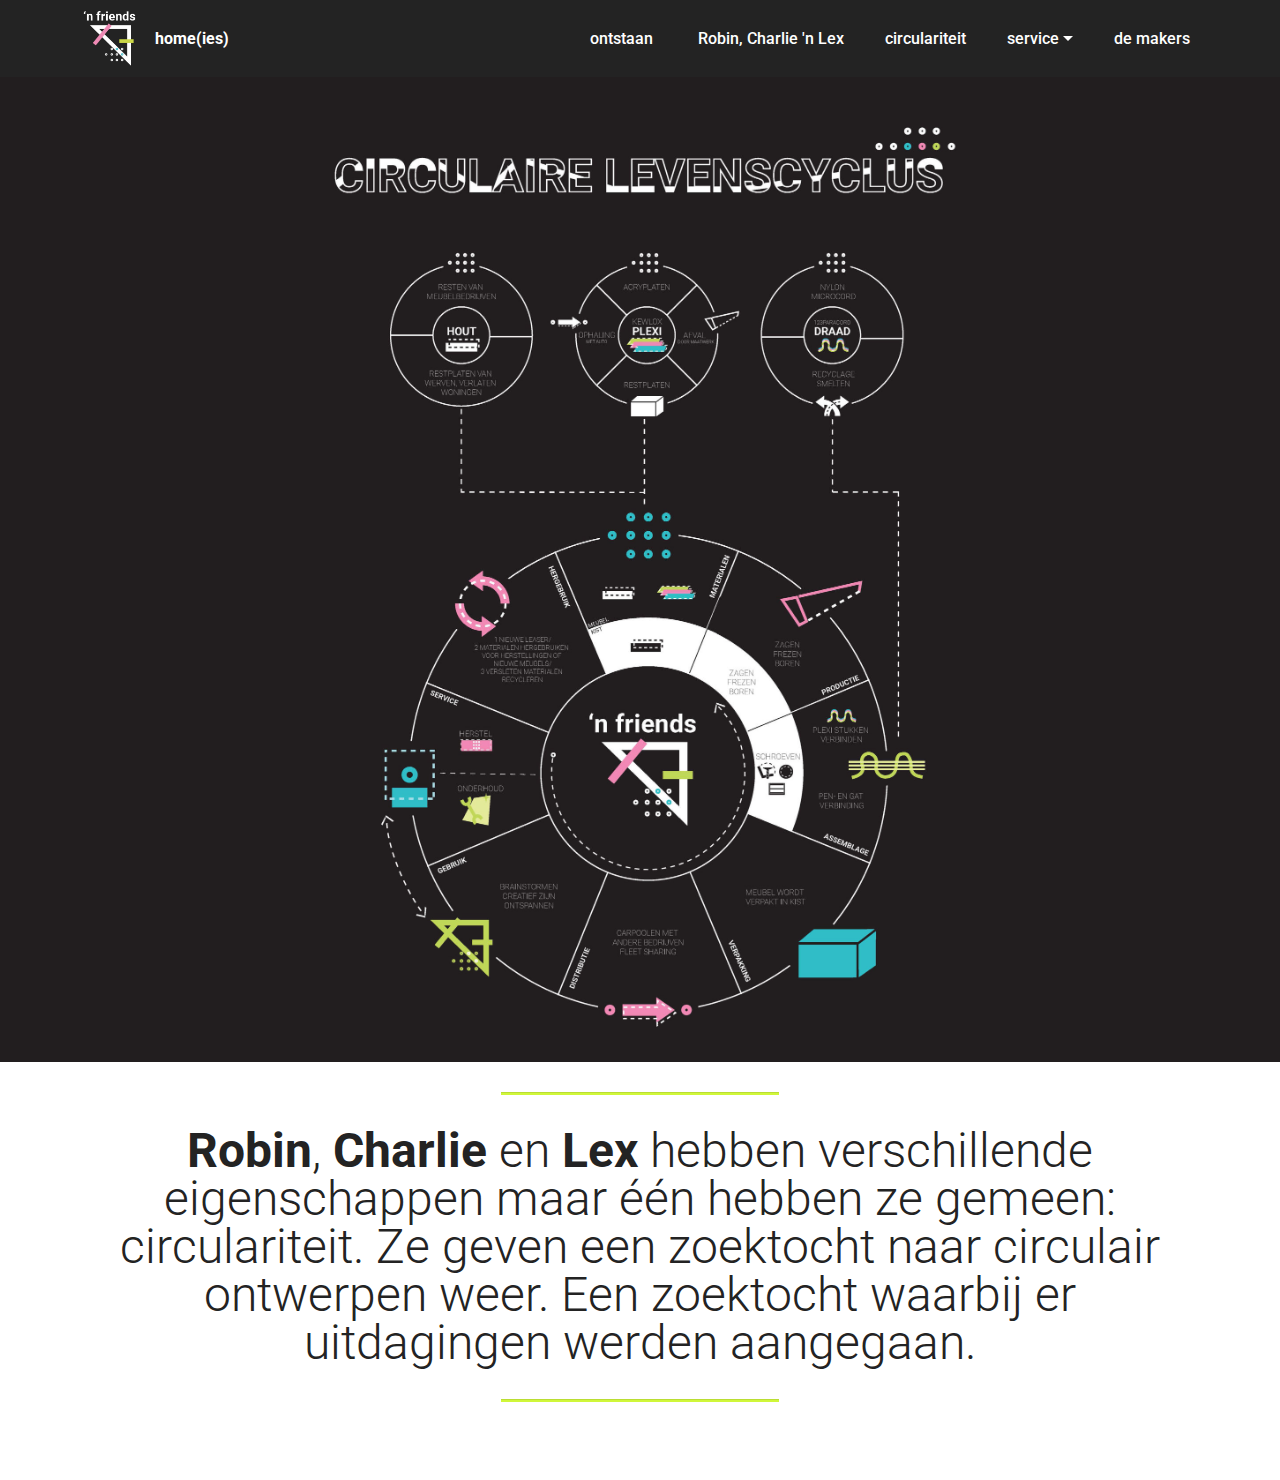
<file: page8.html>
<!DOCTYPE html>
<html  >
<head>
  <!-- Site made with Mobirise Website Builder v5.2.0, https://mobirise.com -->
  <meta charset="UTF-8">
  <meta http-equiv="X-UA-Compatible" content="IE=edge">
  <meta name="generator" content="Mobirise v5.2.0, mobirise.com">
  <meta name="viewport" content="width=device-width, initial-scale=1, minimum-scale=1">
  <link rel="shortcut icon" href="assets/images/tekengebied-4-121x118.png" type="image/x-icon">
  <meta name="description" content="Site Maker Description">
  
  
  <title>circulariteit</title>
  <link rel="stylesheet" href="assets/web/assets/mobirise-icons/mobirise-icons.css">
  <link rel="stylesheet" href="assets/bootstrap/css/bootstrap.min.css">
  <link rel="stylesheet" href="assets/bootstrap/css/bootstrap-grid.min.css">
  <link rel="stylesheet" href="assets/bootstrap/css/bootstrap-reboot.min.css">
  <link rel="stylesheet" href="assets/tether/tether.min.css">
  <link rel="stylesheet" href="assets/dropdown/css/style.css">
  <link rel="stylesheet" href="assets/animatecss/animate.min.css">
  <link rel="stylesheet" href="assets/theme/css/style.css">
  <link rel="preload" as="style" href="assets/mobirise/css/mbr-additional.css"><link rel="stylesheet" href="assets/mobirise/css/mbr-additional.css" type="text/css">
  
  
  
  
</head>
<body>
  
  <section class="menu cid-qTkzRZLJNu" once="menu" id="menu1-m">

    

    <nav class="navbar navbar-expand beta-menu navbar-dropdown align-items-center navbar-fixed-top navbar-toggleable-sm">
        <button class="navbar-toggler navbar-toggler-right" type="button" data-toggle="collapse" data-target="#navbarSupportedContent" aria-controls="navbarSupportedContent" aria-expanded="false" aria-label="Toggle navigation">
            <div class="hamburger">
                <span></span>
                <span></span>
                <span></span>
                <span></span>
            </div>
        </button>
        <div class="menu-logo">
            <div class="navbar-brand">
                <span class="navbar-logo">
                    <a href="index.html">
                         <img src="assets/images/tekengebied-4-121x118.png" alt="'n friends" style="height: 3.8rem;">
                    </a>
                </span>
                <span class="navbar-caption-wrap"><a class="navbar-caption text-white text-primary display-4" href="index.html">home(ies)</a></span>
            </div>
        </div>
        <div class="collapse navbar-collapse" id="navbarSupportedContent">
            <ul class="navbar-nav nav-dropdown nav-right" data-app-modern-menu="true"><li class="nav-item">
                    <a class="nav-link link text-white text-primary display-4" href="page4.html">
                        
                        ontstaan&nbsp;</a>
                </li><li class="nav-item"><a class="nav-link link text-white display-4" href="https://mobirise.com">
                        </a></li>
                <li class="nav-item">
                    <a class="nav-link link text-white text-primary display-4" href="page2.html">Robin, Charlie 'n Lex</a>
                </li><li class="nav-item"><a class="nav-link link text-white text-primary display-4" href="page8.html">&nbsp; &nbsp; &nbsp;circulariteit</a></li><li class="nav-item dropdown"><a class="nav-link link text-white text-primary dropdown-toggle display-4" href="#" data-toggle="dropdown-submenu" aria-expanded="false">
                        &nbsp; &nbsp; &nbsp;service</a><div class="dropdown-menu"><a class="text-white text-primary dropdown-item display-4" href="page7.html" aria-expanded="false">lease: mix 'n match</a><a class="text-white text-primary dropdown-item display-4" href="page5.html">reparatie 'n breng mij terug</a></div></li><li class="nav-item"><a class="nav-link link text-white text-primary display-4" href="page1.html" aria-expanded="false">
                        &nbsp; &nbsp; &nbsp;de makers</a></li></ul>
            
        </div>
    </nav>
</section>

<section class="cid-srr6OqYAYj" id="image2-n">

    

    <figure class="mbr-figure">
        <div class="image-block" style="width: 100%;">
            <img src="assets/images/circulaire-levenscyclus-n-friends-website-2902x2407.jpg" alt="Mobirise" title="">
            
        </div>
    </figure>
</section>

<section class="mbr-section article content9 cid-sAwhEgnLqp" id="content9-11">
    
     

    <div class="container">
        <div class="inner-container" style="width: 100%;">
            <hr class="line" style="width: 25%;">
            <div class="section-text align-center mbr-fonts-style display-2"><strong>Robin</strong>, <strong>Charlie </strong>en <strong>Lex </strong>hebben verschillende eigenschappen maar één hebben ze gemeen: circulariteit. Ze geven een zoektocht naar circulair ontwerpen weer. Een zoektocht waarbij er uitdagingen werden aangegaan.</div>
            <hr class="line" style="width: 25%;">
        </div>
        </div>
</section><section style="background-color: #fff; font-family: -apple-system, BlinkMacSystemFont, 'Segoe UI', 'Roboto', 'Helvetica Neue', Arial, sans-serif; color:#aaa; font-size:12px; padding: 0; align-items: center; display: flex;"><a href="https://mobirise.site/w" style="flex: 1 1; height: 3rem; padding-left: 1rem;"></a><p style="flex: 0 0 auto; margin:0; padding-right:1rem;">Created with <a href="https://mobirise.site/b" style="color:#aaa;">Mobirise</a> web theme</p></section><script src="assets/web/assets/jquery/jquery.min.js"></script>  <script src="assets/popper/popper.min.js"></script>  <script src="assets/bootstrap/js/bootstrap.min.js"></script>  <script src="assets/tether/tether.min.js"></script>  <script src="assets/smoothscroll/smooth-scroll.js"></script>  <script src="assets/dropdown/js/nav-dropdown.js"></script>  <script src="assets/dropdown/js/navbar-dropdown.js"></script>  <script src="assets/touchswipe/jquery.touch-swipe.min.js"></script>  <script src="assets/viewportchecker/jquery.viewportchecker.js"></script>  <script src="assets/theme/js/script.js"></script>  
  
  
  <input name="animation" type="hidden">
  </body>
</html>
</file>
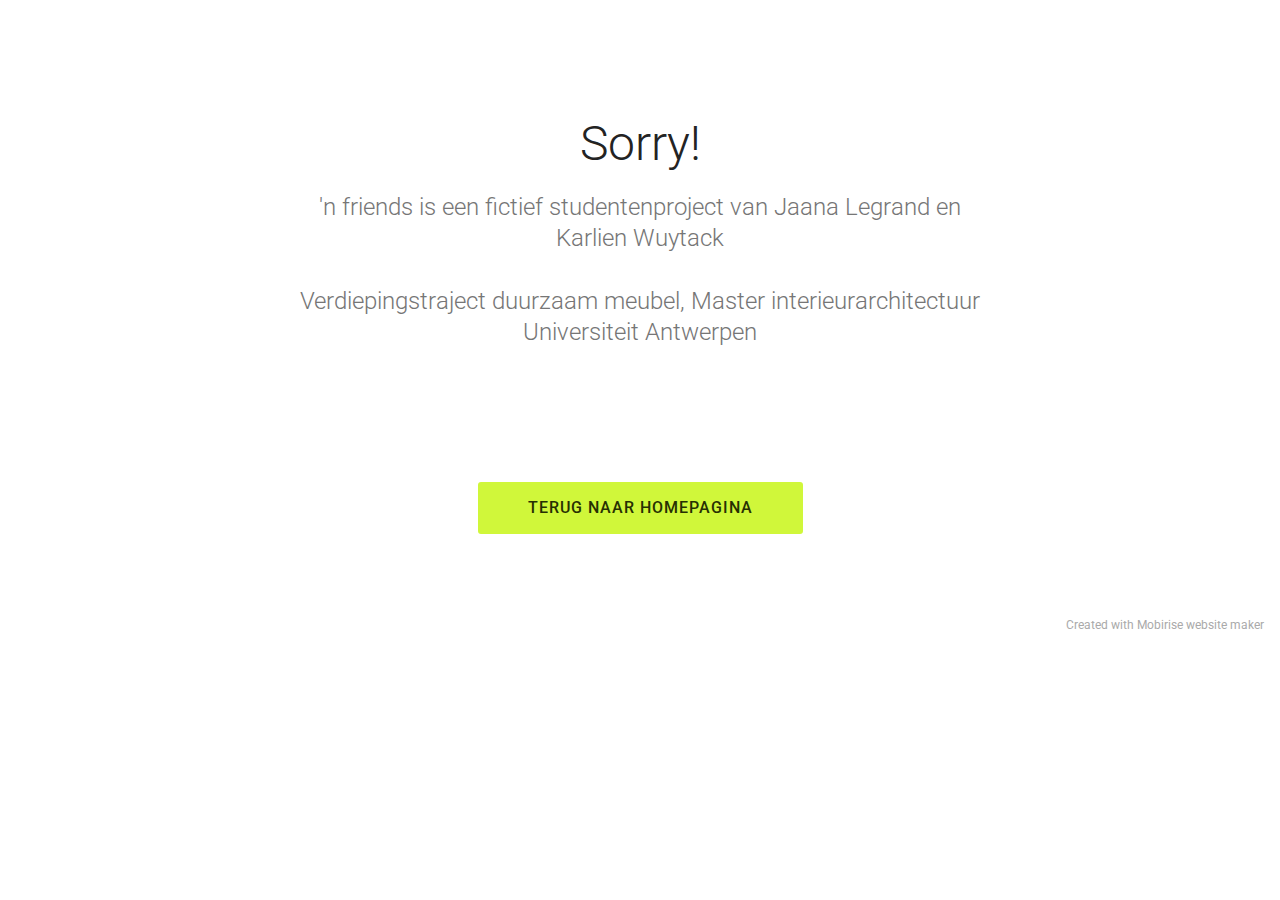
<file: page9.html>
<!DOCTYPE html>
<html  >
<head>
  <!-- Site made with Mobirise Website Builder v5.2.0, https://mobirise.com -->
  <meta charset="UTF-8">
  <meta http-equiv="X-UA-Compatible" content="IE=edge">
  <meta name="generator" content="Mobirise v5.2.0, mobirise.com">
  <meta name="viewport" content="width=device-width, initial-scale=1, minimum-scale=1">
  <link rel="shortcut icon" href="assets/images/tekengebied-4-121x118.png" type="image/x-icon">
  <meta name="description" content="Web Builder Description">
  
  
  <title>sorry!</title>
  <link rel="stylesheet" href="assets/bootstrap/css/bootstrap.min.css">
  <link rel="stylesheet" href="assets/bootstrap/css/bootstrap-grid.min.css">
  <link rel="stylesheet" href="assets/bootstrap/css/bootstrap-reboot.min.css">
  <link rel="stylesheet" href="assets/tether/tether.min.css">
  <link rel="stylesheet" href="assets/animatecss/animate.min.css">
  <link rel="stylesheet" href="assets/theme/css/style.css">
  <link rel="preload" as="style" href="assets/mobirise/css/mbr-additional.css"><link rel="stylesheet" href="assets/mobirise/css/mbr-additional.css" type="text/css">
  
  
  
  
</head>
<body>
  
  <section class="mbr-section content4 cid-sAXcKkvPGt" id="content4-1c">

    

    <div class="container">
        <div class="media-container-row">
            <div class="title col-12 col-md-8">
                <h2 class="align-center pb-3 mbr-fonts-style display-2">
                    Sorry!</h2>
                <h3 class="mbr-section-subtitle align-center mbr-light mbr-fonts-style display-5">
                    'n friends is een fictief studentenproject van Jaana Legrand en Karlien Wuytack<br><br>Verdiepingstraject duurzaam meubel, Master interieurarchitectuur<br>Universiteit Antwerpen</h3>
                
            </div>
        </div>
    </div>
</section>

<section class="mbr-section content8 cid-sAXdibUZKd" id="content8-1d">

    

    <div class="container">
        <div class="media-container-row title">
            <div class="col-12 col-md-8">
                <div class="mbr-section-btn align-center"><a class="btn btn-primary display-4" href="index.html">TERUG NAAR HOMEPAGINA</a></div>
            </div>
        </div>
    </div>
</section><section style="background-color: #fff; font-family: -apple-system, BlinkMacSystemFont, 'Segoe UI', 'Roboto', 'Helvetica Neue', Arial, sans-serif; color:#aaa; font-size:12px; padding: 0; align-items: center; display: flex;"><a href="https://mobirise.site/f" style="flex: 1 1; height: 3rem; padding-left: 1rem;"></a><p style="flex: 0 0 auto; margin:0; padding-right:1rem;">Created with Mobirise <a href="https://mobirise.site/j" style="color:#aaa;">website</a> maker</p></section><script src="assets/web/assets/jquery/jquery.min.js"></script>  <script src="assets/popper/popper.min.js"></script>  <script src="assets/bootstrap/js/bootstrap.min.js"></script>  <script src="assets/tether/tether.min.js"></script>  <script src="assets/smoothscroll/smooth-scroll.js"></script>  <script src="assets/viewportchecker/jquery.viewportchecker.js"></script>  <script src="assets/theme/js/script.js"></script>  
  
  
  <input name="animation" type="hidden">
  </body>
</html>
</file>
<file: assets/web/assets/mobirise-icons/mobirise-icons.css>
@font-face {
  font-family: 'MobiriseIcons';
  src:  url('mobirise-icons.eot?spat4u');
  src:  url('mobirise-icons.eot?spat4u#iefix') format('embedded-opentype'),
    url('mobirise-icons.ttf?spat4u') format('truetype'),
    url('mobirise-icons.woff?spat4u') format('woff'),
    url('mobirise-icons.svg?spat4u#MobiriseIcons') format('svg');
  font-weight: normal;
  font-style: normal;
  font-display: swap;
}

[class^="mbri-"], [class*=" mbri-"] {
  /* use !important to prevent issues with browser extensions that change fonts */
  font-family: MobiriseIcons !important;
  speak: none;
  font-style: normal;
  font-weight: normal;
  font-variant: normal;
  text-transform: none;
  line-height: 1;

  /* Better Font Rendering =========== */
  -webkit-font-smoothing: antialiased;
  -moz-osx-font-smoothing: grayscale;
}

.mbri-add-submenu:before {
  content: "\e900";
}
.mbri-alert:before {
  content: "\e901";
}
.mbri-align-center:before {
  content: "\e902";
}
.mbri-align-justify:before {
  content: "\e903";
}
.mbri-align-left:before {
  content: "\e904";
}
.mbri-align-right:before {
  content: "\e905";
}
.mbri-android:before {
  content: "\e906";
}
.mbri-apple:before {
  content: "\e907";
}
.mbri-arrow-down:before {
  content: "\e908";
}
.mbri-arrow-next:before {
  content: "\e909";
}
.mbri-arrow-prev:before {
  content: "\e90a";
}
.mbri-arrow-up:before {
  content: "\e90b";
}
.mbri-bold:before {
  content: "\e90c";
}
.mbri-bookmark:before {
  content: "\e90d";
}
.mbri-bootstrap:before {
  content: "\e90e";
}
.mbri-briefcase:before {
  content: "\e90f";
}
.mbri-browse:before {
  content: "\e910";
}
.mbri-bulleted-list:before {
  content: "\e911";
}
.mbri-calendar:before {
  content: "\e912";
}
.mbri-camera:before {
  content: "\e913";
}
.mbri-cart-add:before {
  content: "\e914";
}
.mbri-cart-full:before {
  content: "\e915";
}
.mbri-cash:before {
  content: "\e916";
}
.mbri-change-style:before {
  content: "\e917";
}
.mbri-chat:before {
  content: "\e918";
}
.mbri-clock:before {
  content: "\e919";
}
.mbri-close:before {
  content: "\e91a";
}
.mbri-cloud:before {
  content: "\e91b";
}
.mbri-code:before {
  content: "\e91c";
}
.mbri-contact-form:before {
  content: "\e91d";
}
.mbri-credit-card:before {
  content: "\e91e";
}
.mbri-cursor-click:before {
  content: "\e91f";
}
.mbri-cust-feedback:before {
  content: "\e920";
}
.mbri-database:before {
  content: "\e921";
}
.mbri-delivery:before {
  content: "\e922";
}
.mbri-desktop:before {
  content: "\e923";
}
.mbri-devices:before {
  content: "\e924";
}
.mbri-down:before {
  content: "\e925";
}
.mbri-download:before {
  content: "\e989";
}
.mbri-drag-n-drop:before {
  content: "\e927";
}
.mbri-drag-n-drop2:before {
  content: "\e928";
}
.mbri-edit:before {
  content: "\e929";
}
.mbri-edit2:before {
  content: "\e92a";
}
.mbri-error:before {
  content: "\e92b";
}
.mbri-extension:before {
  content: "\e92c";
}
.mbri-features:before {
  content: "\e92d";
}
.mbri-file:before {
  content: "\e92e";
}
.mbri-flag:before {
  content: "\e92f";
}
.mbri-folder:before {
  content: "\e930";
}
.mbri-gift:before {
  content: "\e931";
}
.mbri-github:before {
  content: "\e932";
}
.mbri-globe:before {
  content: "\e933";
}
.mbri-globe-2:before {
  content: "\e934";
}
.mbri-growing-chart:before {
  content: "\e935";
}
.mbri-hearth:before {
  content: "\e936";
}
.mbri-help:before {
  content: "\e937";
}
.mbri-home:before {
  content: "\e938";
}
.mbri-hot-cup:before {
  content: "\e939";
}
.mbri-idea:before {
  content: "\e93a";
}
.mbri-image-gallery:before {
  content: "\e93b";
}
.mbri-image-slider:before {
  content: "\e93c";
}
.mbri-info:before {
  content: "\e93d";
}
.mbri-italic:before {
  content: "\e93e";
}
.mbri-key:before {
  content: "\e93f";
}
.mbri-laptop:before {
  content: "\e940";
}
.mbri-layers:before {
  content: "\e941";
}
.mbri-left-right:before {
  content: "\e942";
}
.mbri-left:before {
  content: "\e943";
}
.mbri-letter:before {
  content: "\e944";
}
.mbri-like:before {
  content: "\e945";
}
.mbri-link:before {
  content: "\e946";
}
.mbri-lock:before {
  content: "\e947";
}
.mbri-login:before {
  content: "\e948";
}
.mbri-logout:before {
  content: "\e949";
}
.mbri-magic-stick:before {
  content: "\e94a";
}
.mbri-map-pin:before {
  content: "\e94b";
}
.mbri-menu:before {
  content: "\e94c";
}
.mbri-mobile:before {
  content: "\e94d";
}
.mbri-mobile2:before {
  content: "\e94e";
}
.mbri-mobirise:before {
  content: "\e94f";
}
.mbri-more-horizontal:before {
  content: "\e950";
}
.mbri-more-vertical:before {
  content: "\e951";
}
.mbri-music:before {
  content: "\e952";
}
.mbri-new-file:before {
  content: "\e953";
}
.mbri-numbered-list:before {
  content: "\e954";
}
.mbri-opened-folder:before {
  content: "\e955";
}
.mbri-pages:before {
  content: "\e956";
}
.mbri-paper-plane:before {
  content: "\e957";
}
.mbri-paperclip:before {
  content: "\e958";
}
.mbri-photo:before {
  content: "\e959";
}
.mbri-photos:before {
  content: "\e95a";
}
.mbri-pin:before {
  content: "\e95b";
}
.mbri-play:before {
  content: "\e95c";
}
.mbri-plus:before {
  content: "\e95d";
}
.mbri-preview:before {
  content: "\e95e";
}
.mbri-print:before {
  content: "\e95f";
}
.mbri-protect:before {
  content: "\e960";
}
.mbri-question:before {
  content: "\e961";
}
.mbri-quote-left:before {
  content: "\e962";
}
.mbri-quote-right:before {
  content: "\e963";
}
.mbri-refresh:before {
  content: "\e964";
}
.mbri-responsive:before {
  content: "\e965";
}
.mbri-right:before {
  content: "\e966";
}
.mbri-rocket:before {
  content: "\e967";
}
.mbri-sad-face:before {
  content: "\e968";
}
.mbri-sale:before {
  content: "\e969";
}
.mbri-save:before {
  content: "\e96a";
}
.mbri-search:before {
  content: "\e96b";
}
.mbri-setting:before {
  content: "\e96c";
}
.mbri-setting2:before {
  content: "\e96d";
}
.mbri-setting3:before {
  content: "\e96e";
}
.mbri-share:before {
  content: "\e96f";
}
.mbri-shopping-bag:before {
  content: "\e970";
}
.mbri-shopping-basket:before {
  content: "\e971";
}
.mbri-shopping-cart:before {
  content: "\e972";
}
.mbri-sites:before {
  content: "\e973";
}
.mbri-smile-face:before {
  content: "\e974";
}
.mbri-speed:before {
  content: "\e975";
}
.mbri-star:before {
  content: "\e976";
}
.mbri-success:before {
  content: "\e977";
}
.mbri-sun:before {
  content: "\e978";
}
.mbri-sun2:before {
  content: "\e979";
}
.mbri-tablet:before {
  content: "\e97a";
}
.mbri-tablet-vertical:before {
  content: "\e97b";
}
.mbri-target:before {
  content: "\e97c";
}
.mbri-timer:before {
  content: "\e97d";
}
.mbri-to-ftp:before {
  content: "\e97e";
}
.mbri-to-local-drive:before {
  content: "\e97f";
}
.mbri-touch-swipe:before {
  content: "\e980";
}
.mbri-touch:before {
  content: "\e981";
}
.mbri-trash:before {
  content: "\e982";
}
.mbri-underline:before {
  content: "\e983";
}
.mbri-unlink:before {
  content: "\e984";
}
.mbri-unlock:before {
  content: "\e985";
}
.mbri-up-down:before {
  content: "\e986";
}
.mbri-up:before {
  content: "\e987";
}
.mbri-update:before {
  content: "\e988";
}
.mbri-upload:before {
 content: "\e926"; 
}
.mbri-user:before {
  content: "\e98a";
}
.mbri-user2:before {
  content: "\e98b";
}
.mbri-users:before {
  content: "\e98c";
}
.mbri-video:before {
  content: "\e98d";
}
.mbri-video-play:before {
  content: "\e98e";
}
.mbri-watch:before {
  content: "\e98f";
}
.mbri-website-theme:before {
  content: "\e990";
}
.mbri-wifi:before {
  content: "\e991";
}
.mbri-windows:before {
  content: "\e992";
}
.mbri-zoom-out:before {
  content: "\e993";
}
.mbri-redo:before {
  content: "\e994";
}
.mbri-undo:before {
  content: "\e995";
}
</file>
<file: assets/dropdown/css/style.css>
.navbar-dropdown {
  left: 0;
  padding: 0;
  position: absolute;
  right: 0;
  top: 0;
  transition: all 0.45s ease;
  z-index: 1030;
  background: #282828; }
  .navbar-dropdown .navbar-logo {
    margin-right: 0.8rem;
    transition: margin 0.3s ease-in-out;
    vertical-align: middle; }
    .navbar-dropdown .navbar-logo img {
      height: 3.125rem;
      transition: all 0.3s ease-in-out; }
    .navbar-dropdown .navbar-logo.mbr-iconfont {
      font-size: 3.125rem;
      line-height: 3.125rem; }
  .navbar-dropdown .navbar-caption {
    font-weight: 700;
    white-space: normal;
    vertical-align: -4px;
    line-height: 3.125rem !important; }
    .navbar-dropdown .navbar-caption, .navbar-dropdown .navbar-caption:hover {
      color: inherit;
      text-decoration: none; }
  .navbar-dropdown .mbr-iconfont + .navbar-caption {
    vertical-align: -1px; }
  .navbar-dropdown.navbar-fixed-top {
    position: fixed; }
  .navbar-dropdown .navbar-brand span {
    vertical-align: -4px; }
  .navbar-dropdown.bg-color.transparent {
    background: none; }
  .navbar-dropdown.navbar-short .navbar-brand {
    padding: 0.625rem 0; }
    .navbar-dropdown.navbar-short .navbar-brand span {
      vertical-align: -1px; }
  .navbar-dropdown.navbar-short .navbar-caption {
    line-height: 2.375rem !important;
    vertical-align: -2px; }
  .navbar-dropdown.navbar-short .navbar-logo {
    margin-right: 0.5rem; }
    .navbar-dropdown.navbar-short .navbar-logo img {
      height: 2.375rem; }
    .navbar-dropdown.navbar-short .navbar-logo.mbr-iconfont {
      font-size: 2.375rem;
      line-height: 2.375rem; }
  .navbar-dropdown.navbar-short .mbr-table-cell {
    height: 3.625rem; }
  .navbar-dropdown .navbar-close {
    left: 0.6875rem;
    position: fixed;
    top: 0.75rem;
    z-index: 1000; }
  .navbar-dropdown .hamburger-icon {
    content: "";
    display: inline-block;
    vertical-align: middle;
    width: 16px;
    -webkit-box-shadow: 0 -6px 0 1px #282828,0 0 0 1px #282828,0 6px 0 1px #282828;
    -moz-box-shadow: 0 -6px 0 1px #282828,0 0 0 1px #282828,0 6px 0 1px #282828;
    box-shadow: 0 -6px 0 1px #282828,0 0 0 1px #282828,0 6px 0 1px #282828; }

.dropdown-menu .dropdown-toggle[data-toggle="dropdown-submenu"]::after {
  border-bottom: 0.35em solid transparent;
  border-left: 0.35em solid;
  border-right: 0;
  border-top: 0.35em solid transparent;
  margin-left: 0.3rem; }

.dropdown-menu .dropdown-item:focus {
  outline: 0; }

.nav-dropdown {
  font-size: 0.75rem;
  font-weight: 500;
  height: auto !important; }
  .nav-dropdown .nav-btn {
    padding-left: 1rem; }
  .nav-dropdown .link {
    margin: .667em 1.667em;
    font-weight: 500;
    padding: 0;
    transition: color .2s ease-in-out; }
    .nav-dropdown .link.dropdown-toggle {
      margin-right: 2.583em; }
      .nav-dropdown .link.dropdown-toggle::after {
        margin-left: .25rem;
        border-top: 0.35em solid;
        border-right: 0.35em solid transparent;
        border-left: 0.35em solid transparent;
        border-bottom: 0; }
      .nav-dropdown .link.dropdown-toggle[aria-expanded="true"] {
        margin: 0;
        padding: 0.667em 3.263em  0.667em 1.667em; }
  .nav-dropdown .link::after,
  .nav-dropdown .dropdown-item::after {
    color: inherit; }
  .nav-dropdown .btn {
    font-size: 0.75rem;
    font-weight: 700;
    letter-spacing: 0;
    margin-bottom: 0;
    padding-left: 1.25rem;
    padding-right: 1.25rem; }
  .nav-dropdown .dropdown-menu {
    border-radius: 0;
    border: 0;
    left: 0;
    margin: 0;
    padding-bottom: 1.25rem;
    padding-top: 1.25rem;
    position: relative; }
  .nav-dropdown .dropdown-submenu {
    margin-left: 0.125rem;
    top: 0; }
  .nav-dropdown .dropdown-item {
    font-weight: 500;
    line-height: 2;
    padding: 0.3846em 4.615em 0.3846em 1.5385em;
    position: relative;
    transition: color .2s ease-in-out, background-color .2s ease-in-out; }
    .nav-dropdown .dropdown-item::after {
      margin-top: -0.3077em;
      position: absolute;
      right: 1.1538em;
      top: 50%; }
    .nav-dropdown .dropdown-item:focus, .nav-dropdown .dropdown-item:hover {
      background: none; }

@media (max-width: 767px) {
  .nav-dropdown.navbar-toggleable-sm {
    bottom: 0;
    display: none;
    left: 0;
    overflow-x: hidden;
    position: fixed;
    top: 0;
    transform: translateX(-100%);
    -ms-transform: translateX(-100%);
    -webkit-transform: translateX(-100%);
    width: 18.75rem;
    z-index: 999; } }
.nav-dropdown.navbar-toggleable-xl {
  bottom: 0;
  display: none;
  left: 0;
  overflow-x: hidden;
  position: fixed;
  top: 0;
  transform: translateX(-100%);
  -ms-transform: translateX(-100%);
  -webkit-transform: translateX(-100%);
  width: 18.75rem;
  z-index: 999; }

.nav-dropdown-sm {
  display: block !important;
  overflow-x: hidden;
  overflow: auto;
  padding-top: 3.875rem; }
  .nav-dropdown-sm::after {
    content: "";
    display: block;
    height: 3rem;
    width: 100%; }
  .nav-dropdown-sm.collapse.in ~ .navbar-close {
    display: block !important; }
  .nav-dropdown-sm.collapsing, .nav-dropdown-sm.collapse.in {
    transform: translateX(0);
    -ms-transform: translateX(0);
    -webkit-transform: translateX(0);
    transition: all 0.25s ease-out;
    -webkit-transition: all 0.25s ease-out;
    background: #282828; }
  .nav-dropdown-sm.collapsing[aria-expanded="false"] {
    transform: translateX(-100%);
    -ms-transform: translateX(-100%);
    -webkit-transform: translateX(-100%); }
  .nav-dropdown-sm .nav-item {
    display: block;
    margin-left: 0 !important;
    padding-left: 0; }
  .nav-dropdown-sm .link,
  .nav-dropdown-sm .dropdown-item {
    border-top: 1px dotted rgba(255, 255, 255, 0.1);
    font-size: 0.8125rem;
    line-height: 1.6;
    margin: 0 !important;
    padding: 0.875rem 2.4rem 0.875rem 1.5625rem !important;
    position: relative;
    white-space: normal; }
    .nav-dropdown-sm .link:focus, .nav-dropdown-sm .link:hover,
    .nav-dropdown-sm .dropdown-item:focus,
    .nav-dropdown-sm .dropdown-item:hover {
      background: rgba(0, 0, 0, 0.2) !important;
      color: #c0a375; }
  .nav-dropdown-sm .nav-btn {
    position: relative;
    padding: 1.5625rem 1.5625rem 0 1.5625rem; }
    .nav-dropdown-sm .nav-btn::before {
      border-top: 1px dotted rgba(255, 255, 255, 0.1);
      content: "";
      left: 0;
      position: absolute;
      top: 0;
      width: 100%; }
    .nav-dropdown-sm .nav-btn + .nav-btn {
      padding-top: 0.625rem; }
      .nav-dropdown-sm .nav-btn + .nav-btn::before {
        display: none; }
  .nav-dropdown-sm .btn {
    padding: 0.625rem 0; }
  .nav-dropdown-sm .dropdown-toggle[data-toggle="dropdown-submenu"]::after {
    margin-left: .25rem;
    border-top: 0.35em solid;
    border-right: 0.35em solid transparent;
    border-left: 0.35em solid transparent;
    border-bottom: 0; }
  .nav-dropdown-sm .dropdown-toggle[data-toggle="dropdown-submenu"][aria-expanded="true"]::after {
    border-top: 0;
    border-right: 0.35em solid transparent;
    border-left: 0.35em solid transparent;
    border-bottom: 0.35em solid; }
  .nav-dropdown-sm .dropdown-menu {
    margin: 0;
    padding: 0;
    position: relative;
    top: 0;
    left: 0;
    width: 100%;
    border: 0;
    float: none;
    border-radius: 0;
    background: none; }
  .nav-dropdown-sm .dropdown-submenu {
    left: 100%;
    margin-left: 0.125rem;
    margin-top: -1.25rem;
    top: 0; }

.navbar-toggleable-sm .nav-dropdown .dropdown-menu {
  position: absolute; }

.navbar-toggleable-sm .nav-dropdown .dropdown-submenu {
  left: 100%;
  margin-left: 0.125rem;
  margin-top: -1.25rem;
  top: 0; }

.navbar-toggleable-sm.opened .nav-dropdown .dropdown-menu {
  position: relative; }

.navbar-toggleable-sm.opened .nav-dropdown .dropdown-submenu {
  left: 0;
  margin-left: 00rem;
  margin-top: 0rem;
  top: 0; }

.is-builder .nav-dropdown.collapsing {
  transition: none !important; }

/*# sourceMappingURL=style.css.map */
</file>
<file: assets/socicon/css/styles.css>
@charset "UTF-8";

@font-face {
  font-family: 'Socicon';
  src:  url('../fonts/socicon.eot');
  src:  url('../fonts/socicon.eot?#iefix') format('embedded-opentype'),
    url('../fonts/socicon.woff2') format('woff2'),
    url('../fonts/socicon.ttf') format('truetype'),
    url('../fonts/socicon.woff') format('woff'),
    url('../fonts/socicon.svg#socicon') format('svg');
  font-weight: normal;
  font-style: normal;
}

[data-icon]:before {
  font-family: "socicon" !important;
  content: attr(data-icon);
  font-style: normal !important;
  font-weight: normal !important;
  font-variant: normal !important;
  text-transform: none !important;
  speak: none;
  line-height: 1;
  -webkit-font-smoothing: antialiased;
  -moz-osx-font-smoothing: grayscale;
}

[class^="socicon-"], [class*=" socicon-"] {
  /* use !important to prevent issues with browser extensions that change fonts */
  font-family: 'Socicon' !important;
  speak: none;
  font-style: normal;
  font-weight: normal;
  font-variant: normal;
  text-transform: none;
  line-height: 1;

  /* Better Font Rendering =========== */
  -webkit-font-smoothing: antialiased;
  -moz-osx-font-smoothing: grayscale;
}

.socicon-eitaa:before {
  content: "\e97c";
}
.socicon-soroush:before {
  content: "\e97d";
}
.socicon-bale:before {
  content: "\e97e";
}
.socicon-zazzle:before {
  content: "\e97b";
}
.socicon-society6:before {
  content: "\e97a";
}
.socicon-redbubble:before {
  content: "\e979";
}
.socicon-avvo:before {
  content: "\e978";
}
.socicon-stitcher:before {
  content: "\e977";
}
.socicon-googlehangouts:before {
  content: "\e974";
}
.socicon-dlive:before {
  content: "\e975";
}
.socicon-vsco:before {
  content: "\e976";
}
.socicon-flipboard:before {
  content: "\e973";
}
.socicon-ubuntu:before {
  content: "\e958";
}
.socicon-artstation:before {
  content: "\e959";
}
.socicon-invision:before {
  content: "\e95a";
}
.socicon-torial:before {
  content: "\e95b";
}
.socicon-collectorz:before {
  content: "\e95c";
}
.socicon-seenthis:before {
  content: "\e95d";
}
.socicon-googleplaymusic:before {
  content: "\e95e";
}
.socicon-debian:before {
  content: "\e95f";
}
.socicon-filmfreeway:before {
  content: "\e960";
}
.socicon-gnome:before {
  content: "\e961";
}
.socicon-itchio:before {
  content: "\e962";
}
.socicon-jamendo:before {
  content: "\e963";
}
.socicon-mix:before {
  content: "\e964";
}
.socicon-sharepoint:before {
  content: "\e965";
}
.socicon-tinder:before {
  content: "\e966";
}
.socicon-windguru:before {
  content: "\e967";
}
.socicon-cdbaby:before {
  content: "\e968";
}
.socicon-elementaryos:before {
  content: "\e969";
}
.socicon-stage32:before {
  content: "\e96a";
}
.socicon-tiktok:before {
  content: "\e96b";
}
.socicon-gitter:before {
  content: "\e96c";
}
.socicon-letterboxd:before {
  content: "\e96d";
}
.socicon-threema:before {
  content: "\e96e";
}
.socicon-splice:before {
  content: "\e96f";
}
.socicon-metapop:before {
  content: "\e970";
}
.socicon-naver:before {
  content: "\e971";
}
.socicon-remote:before {
  content: "\e972";
}
.socicon-internet:before {
  content: "\e957";
}
.socicon-moddb:before {
  content: "\e94b";
}
.socicon-indiedb:before {
  content: "\e94c";
}
.socicon-traxsource:before {
  content: "\e94d";
}
.socicon-gamefor:before {
  content: "\e94e";
}
.socicon-pixiv:before {
  content: "\e94f";
}
.socicon-myanimelist:before {
  content: "\e950";
}
.socicon-blackberry:before {
  content: "\e951";
}
.socicon-wickr:before {
  content: "\e952";
}
.socicon-spip:before {
  content: "\e953";
}
.socicon-napster:before {
  content: "\e954";
}
.socicon-beatport:before {
  content: "\e955";
}
.socicon-hackerone:before {
  content: "\e956";
}
.socicon-hackernews:before {
  content: "\e946";
}
.socicon-smashwords:before {
  content: "\e947";
}
.socicon-kobo:before {
  content: "\e948";
}
.socicon-bookbub:before {
  content: "\e949";
}
.socicon-mailru:before {
  content: "\e94a";
}
.socicon-gitlab:before {
  content: "\e945";
}
.socicon-instructables:before {
  content: "\e944";
}
.socicon-portfolio:before {
  content: "\e943";
}
.socicon-codered:before {
  content: "\e940";
}
.socicon-origin:before {
  content: "\e941";
}
.socicon-nextdoor:before {
  content: "\e942";
}
.socicon-udemy:before {
  content: "\e93f";
}
.socicon-livemaster:before {
  content: "\e93e";
}
.socicon-crunchbase:before {
  content: "\e93b";
}
.socicon-homefy:before {
  content: "\e93c";
}
.socicon-calendly:before {
  content: "\e93d";
}
.socicon-realtor:before {
  content: "\e90f";
}
.socicon-tidal:before {
  content: "\e910";
}
.socicon-qobuz:before {
  content: "\e911";
}
.socicon-natgeo:before {
  content: "\e912";
}
.socicon-mastodon:before {
  content: "\e913";
}
.socicon-unsplash:before {
  content: "\e914";
}
.socicon-homeadvisor:before {
  content: "\e915";
}
.socicon-angieslist:before {
  content: "\e916";
}
.socicon-codepen:before {
  content: "\e917";
}
.socicon-slack:before {
  content: "\e918";
}
.socicon-openaigym:before {
  content: "\e919";
}
.socicon-logmein:before {
  content: "\e91a";
}
.socicon-fiverr:before {
  content: "\e91b";
}
.socicon-gotomeeting:before {
  content: "\e91c";
}
.socicon-aliexpress:before {
  content: "\e91d";
}
.socicon-guru:before {
  content: "\e91e";
}
.socicon-appstore:before {
  content: "\e91f";
}
.socicon-homes:before {
  content: "\e920";
}
.socicon-zoom:before {
  content: "\e921";
}
.socicon-alibaba:before {
  content: "\e922";
}
.socicon-craigslist:before {
  content: "\e923";
}
.socicon-wix:before {
  content: "\e924";
}
.socicon-redfin:before {
  content: "\e925";
}
.socicon-googlecalendar:before {
  content: "\e926";
}
.socicon-shopify:before {
  content: "\e927";
}
.socicon-freelancer:before {
  content: "\e928";
}
.socicon-seedrs:before {
  content: "\e929";
}
.socicon-bing:before {
  content: "\e92a";
}
.socicon-doodle:before {
  content: "\e92b";
}
.socicon-bonanza:before {
  content: "\e92c";
}
.socicon-squarespace:before {
  content: "\e92d";
}
.socicon-toptal:before {
  content: "\e92e";
}
.socicon-gust:before {
  content: "\e92f";
}
.socicon-ask:before {
  content: "\e930";
}
.socicon-trulia:before {
  content: "\e931";
}
.socicon-loomly:before {
  content: "\e932";
}
.socicon-ghost:before {
  content: "\e933";
}
.socicon-upwork:before {
  content: "\e934";
}
.socicon-fundable:before {
  content: "\e935";
}
.socicon-booking:before {
  content: "\e936";
}
.socicon-googlemaps:before {
  content: "\e937";
}
.socicon-zillow:before {
  content: "\e938";
}
.socicon-niconico:before {
  content: "\e939";
}
.socicon-toneden:before {
  content: "\e93a";
}
.socicon-augment:before {
  content: "\e908";
}
.socicon-bitbucket:before {
  content: "\e909";
}
.socicon-fyuse:before {
  content: "\e90a";
}
.socicon-yt-gaming:before {
  content: "\e90b";
}
.socicon-sketchfab:before {
  content: "\e90c";
}
.socicon-mobcrush:before {
  content: "\e90d";
}
.socicon-microsoft:before {
  content: "\e90e";
}
.socicon-pandora:before {
  content: "\e907";
}
.socicon-messenger:before {
  content: "\e906";
}
.socicon-gamewisp:before {
  content: "\e905";
}
.socicon-bloglovin:before {
  content: "\e904";
}
.socicon-tunein:before {
  content: "\e903";
}
.socicon-gamejolt:before {
  content: "\e901";
}
.socicon-trello:before {
  content: "\e902";
}
.socicon-spreadshirt:before {
  content: "\e900";
}
.socicon-500px:before {
  content: "\e000";
}
.socicon-8tracks:before {
  content: "\e001";
}
.socicon-airbnb:before {
  content: "\e002";
}
.socicon-alliance:before {
  content: "\e003";
}
.socicon-amazon:before {
  content: "\e004";
}
.socicon-amplement:before {
  content: "\e005";
}
.socicon-android:before {
  content: "\e006";
}
.socicon-angellist:before {
  content: "\e007";
}
.socicon-apple:before {
  content: "\e008";
}
.socicon-appnet:before {
  content: "\e009";
}
.socicon-baidu:before {
  content: "\e00a";
}
.socicon-bandcamp:before {
  content: "\e00b";
}
.socicon-battlenet:before {
  content: "\e00c";
}
.socicon-mixer:before {
  content: "\e00d";
}
.socicon-bebee:before {
  content: "\e00e";
}
.socicon-bebo:before {
  content: "\e00f";
}
.socicon-behance:before {
  content: "\e010";
}
.socicon-blizzard:before {
  content: "\e011";
}
.socicon-blogger:before {
  content: "\e012";
}
.socicon-buffer:before {
  content: "\e013";
}
.socicon-chrome:before {
  content: "\e014";
}
.socicon-coderwall:before {
  content: "\e015";
}
.socicon-curse:before {
  content: "\e016";
}
.socicon-dailymotion:before {
  content: "\e017";
}
.socicon-deezer:before {
  content: "\e018";
}
.socicon-delicious:before {
  content: "\e019";
}
.socicon-deviantart:before {
  content: "\e01a";
}
.socicon-diablo:before {
  content: "\e01b";
}
.socicon-digg:before {
  content: "\e01c";
}
.socicon-discord:before {
  content: "\e01d";
}
.socicon-disqus:before {
  content: "\e01e";
}
.socicon-douban:before {
  content: "\e01f";
}
.socicon-draugiem:before {
  content: "\e020";
}
.socicon-dribbble:before {
  content: "\e021";
}
.socicon-drupal:before {
  content: "\e022";
}
.socicon-ebay:before {
  content: "\e023";
}
.socicon-ello:before {
  content: "\e024";
}
.socicon-endomodo:before {
  content: "\e025";
}
.socicon-envato:before {
  content: "\e026";
}
.socicon-etsy:before {
  content: "\e027";
}
.socicon-facebook:before {
  content: "\e028";
}
.socicon-feedburner:before {
  content: "\e029";
}
.socicon-filmweb:before {
  content: "\e02a";
}
.socicon-firefox:before {
  content: "\e02b";
}
.socicon-flattr:before {
  content: "\e02c";
}
.socicon-flickr:before {
  content: "\e02d";
}
.socicon-formulr:before {
  content: "\e02e";
}
.socicon-forrst:before {
  content: "\e02f";
}
.socicon-foursquare:before {
  content: "\e030";
}
.socicon-friendfeed:before {
  content: "\e031";
}
.socicon-github:before {
  content: "\e032";
}
.socicon-goodreads:before {
  content: "\e033";
}
.socicon-google:before {
  content: "\e034";
}
.socicon-googlescholar:before {
  content: "\e035";
}
.socicon-googlegroups:before {
  content: "\e036";
}
.socicon-googlephotos:before {
  content: "\e037";
}
.socicon-googleplus:before {
  content: "\e038";
}
.socicon-grooveshark:before {
  content: "\e039";
}
.socicon-hackerrank:before {
  content: "\e03a";
}
.socicon-hearthstone:before {
  content: "\e03b";
}
.socicon-hellocoton:before {
  content: "\e03c";
}
.socicon-heroes:before {
  content: "\e03d";
}
.socicon-smashcast:before {
  content: "\e03e";
}
.socicon-horde:before {
  content: "\e03f";
}
.socicon-houzz:before {
  content: "\e040";
}
.socicon-icq:before {
  content: "\e041";
}
.socicon-identica:before {
  content: "\e042";
}
.socicon-imdb:before {
  content: "\e043";
}
.socicon-instagram:before {
  content: "\e044";
}
.socicon-issuu:before {
  content: "\e045";
}
.socicon-istock:before {
  content: "\e046";
}
.socicon-itunes:before {
  content: "\e047";
}
.socicon-keybase:before {
  content: "\e048";
}
.socicon-lanyrd:before {
  content: "\e049";
}
.socicon-lastfm:before {
  content: "\e04a";
}
.socicon-line:before {
  content: "\e04b";
}
.socicon-linkedin:before {
  content: "\e04c";
}
.socicon-livejournal:before {
  content: "\e04d";
}
.socicon-lyft:before {
  content: "\e04e";
}
.socicon-macos:before {
  content: "\e04f";
}
.socicon-mail:before {
  content: "\e050";
}
.socicon-medium:before {
  content: "\e051";
}
.socicon-meetup:before {
  content: "\e052";
}
.socicon-mixcloud:before {
  content: "\e053";
}
.socicon-modelmayhem:before {
  content: "\e054";
}
.socicon-mumble:before {
  content: "\e055";
}
.socicon-myspace:before {
  content: "\e056";
}
.socicon-newsvine:before {
  content: "\e057";
}
.socicon-nintendo:before {
  content: "\e058";
}
.socicon-npm:before {
  content: "\e059";
}
.socicon-odnoklassniki:before {
  content: "\e05a";
}
.socicon-openid:before {
  content: "\e05b";
}
.socicon-opera:before {
  content: "\e05c";
}
.socicon-outlook:before {
  content: "\e05d";
}
.socicon-overwatch:before {
  content: "\e05e";
}
.socicon-patreon:before {
  content: "\e05f";
}
.socicon-paypal:before {
  content: "\e060";
}
.socicon-periscope:before {
  content: "\e061";
}
.socicon-persona:before {
  content: "\e062";
}
.socicon-pinterest:before {
  content: "\e063";
}
.socicon-play:before {
  content: "\e064";
}
.socicon-player:before {
  content: "\e065";
}
.socicon-playstation:before {
  content: "\e066";
}
.socicon-pocket:before {
  content: "\e067";
}
.socicon-qq:before {
  content: "\e068";
}
.socicon-quora:before {
  content: "\e069";
}
.socicon-raidcall:before {
  content: "\e06a";
}
.socicon-ravelry:before {
  content: "\e06b";
}
.socicon-reddit:before {
  content: "\e06c";
}
.socicon-renren:before {
  content: "\e06d";
}
.socicon-researchgate:before {
  content: "\e06e";
}
.socicon-residentadvisor:before {
  content: "\e06f";
}
.socicon-reverbnation:before {
  content: "\e070";
}
.socicon-rss:before {
  content: "\e071";
}
.socicon-sharethis:before {
  content: "\e072";
}
.socicon-skype:before {
  content: "\e073";
}
.socicon-slideshare:before {
  content: "\e074";
}
.socicon-smugmug:before {
  content: "\e075";
}
.socicon-snapchat:before {
  content: "\e076";
}
.socicon-songkick:before {
  content: "\e077";
}
.socicon-soundcloud:before {
  content: "\e078";
}
.socicon-spotify:before {
  content: "\e079";
}
.socicon-stackexchange:before {
  content: "\e07a";
}
.socicon-stackoverflow:before {
  content: "\e07b";
}
.socicon-starcraft:before {
  content: "\e07c";
}
.socicon-stayfriends:before {
  content: "\e07d";
}
.socicon-steam:before {
  content: "\e07e";
}
.socicon-storehouse:before {
  content: "\e07f";
}
.socicon-strava:before {
  content: "\e080";
}
.socicon-streamjar:before {
  content: "\e081";
}
.socicon-stumbleupon:before {
  content: "\e082";
}
.socicon-swarm:before {
  content: "\e083";
}
.socicon-teamspeak:before {
  content: "\e084";
}
.socicon-teamviewer:before {
  content: "\e085";
}
.socicon-technorati:before {
  content: "\e086";
}
.socicon-telegram:before {
  content: "\e087";
}
.socicon-tripadvisor:before {
  content: "\e088";
}
.socicon-tripit:before {
  content: "\e089";
}
.socicon-triplej:before {
  content: "\e08a";
}
.socicon-tumblr:before {
  content: "\e08b";
}
.socicon-twitch:before {
  content: "\e08c";
}
.socicon-twitter:before {
  content: "\e08d";
}
.socicon-uber:before {
  content: "\e08e";
}
.socicon-ventrilo:before {
  content: "\e08f";
}
.socicon-viadeo:before {
  content: "\e090";
}
.socicon-viber:before {
  content: "\e091";
}
.socicon-viewbug:before {
  content: "\e092";
}
.socicon-vimeo:before {
  content: "\e093";
}
.socicon-vine:before {
  content: "\e094";
}
.socicon-vkontakte:before {
  content: "\e095";
}
.socicon-warcraft:before {
  content: "\e096";
}
.socicon-wechat:before {
  content: "\e097";
}
.socicon-weibo:before {
  content: "\e098";
}
.socicon-whatsapp:before {
  content: "\e099";
}
.socicon-wikipedia:before {
  content: "\e09a";
}
.socicon-windows:before {
  content: "\e09b";
}
.socicon-wordpress:before {
  content: "\e09c";
}
.socicon-wykop:before {
  content: "\e09d";
}
.socicon-xbox:before {
  content: "\e09e";
}
.socicon-xing:before {
  content: "\e09f";
}
.socicon-yahoo:before {
  content: "\e0a0";
}
.socicon-yammer:before {
  content: "\e0a1";
}
.socicon-yandex:before {
  content: "\e0a2";
}
.socicon-yelp:before {
  content: "\e0a3";
}
.socicon-younow:before {
  content: "\e0a4";
}
.socicon-youtube:before {
  content: "\e0a5";
}
.socicon-zapier:before {
  content: "\e0a6";
}
.socicon-zerply:before {
  content: "\e0a7";
}
.socicon-zomato:before {
  content: "\e0a8";
}
.socicon-zynga:before {
  content: "\e0a9";
}
</file>
<file: assets/theme/css/style.css>
/*!
 * Mobirise v4 theme (https://mobirise.com/)
 * Copyright 2017 Mobirise
 */
section {
  background-color: #eeeeee;
}

.form-control:focus {
  box-shadow: none;
}

:focus {
  outline: none;
}

body {
  font-style: normal;
  line-height: 1.5;
}

section,
.container,
.container-fluid {
  position: relative;
  word-wrap: break-word;
}

a.mbr-iconfont:hover {
  text-decoration: none;
}

.article .lead p,
.article .lead ul,
.article .lead ol,
.article .lead pre,
.article .lead blockquote {
  margin-bottom: 0;
}

ul,
ol,
pre,
blockquote {
  margin-bottom: 2.3125rem;
}

pre {
  background: #f4f4f4;
  padding: 10px 24px;
  white-space: pre-wrap;
}

.inactive {
  -webkit-user-select: none;
  -moz-user-select: none;
  -ms-user-select: none;
  user-select: none;
  pointer-events: none;
  -webkit-user-drag: none;
  user-drag: none;
}

.mbr-section__comments .row {
  justify-content: center;
  -webkit-justify-content: center;
}

a {
  font-style: normal;
  font-weight: 400;
  cursor: pointer;
}

a, a:hover {
  text-decoration: none;
}

figure {
  margin-bottom: 0;
}

body {
  color: #232323;
}

h1,
h2,
h3,
h4,
h5,
h6,
.h1,
.h2,
.h3,
.h4,
.h5,
.h6,
.display-1,
.display-2,
.display-3,
.display-4 {
  line-height: 1;
  word-break: break-word;
  word-wrap: break-word;
}

.mbr-section-title {
  font-style: normal;
  line-height: 1.2;
}

.mbr-section-subtitle {
  line-height: 1.3;
}

.mbr-text {
  font-style: normal;
  line-height: 1.6;
}

b,
strong {
  font-weight: bold;
}

blockquote {
  padding: 10px 0 10px 20px;
  position: relative;
  border-left: 2px solid;
  border-color: #ff3366;
}

input:-webkit-autofill, input:-webkit-autofill:hover, input:-webkit-autofill:focus, input:-webkit-autofill:active {
  transition-delay: 9999s;
  transition-property: background-color, color;
}

textarea[type='hidden'] {
  display: none;
}

body {
  position: relative;
}

section {
  background-position: 50% 50%;
  background-repeat: no-repeat;
  background-size: cover;
}

section .mbr-background-video,
section .mbr-background-video-preview {
  position: absolute;
  bottom: 0;
  left: 0;
  right: 0;
  top: 0;
}

.hidden {
  visibility: hidden;
}

.mbr-z-index20 {
  z-index: 20;
}

/*! Base colors */
.mbr-white {
  color: #ffffff;
}

.mbr-black {
  color: #000000;
}

.mbr-bg-white {
  background-color: #ffffff;
}

.mbr-bg-black {
  background-color: #000000;
}

/*! Text-aligns */
.align-left {
  text-align: left;
}

.align-center {
  text-align: center;
}

.align-right {
  text-align: right;
}

@media (max-width: 767px) {
  .align-left,
  .align-center,
  .align-right,
  .mbr-section-btn,
  .mbr-section-title {
    text-align: center;
  }
}

/*! Font-weight  */
.mbr-light {
  font-weight: 300;
}

.mbr-regular {
  font-weight: 400;
}

.mbr-semibold {
  font-weight: 500;
}

.mbr-bold {
  font-weight: 700;
}

/*! Media  */
.media-size-item {
  -moz-flex: 1 1 auto;
  -o-flex: 1 1 auto;
  flex: 1 1 auto;
}

.media-content {
  flex-basis: 100%;
}

.media-container-row {
  display: flex;
  flex-direction: row;
  flex-wrap: wrap;
  justify-content: center;
  align-content: center;
  align-items: start;
}

.media-container-row .media-size-item {
  width: 400px;
}

.media-container-column {
  display: flex;
  flex-direction: column;
  flex-wrap: wrap;
  justify-content: center;
  align-content: center;
  align-items: stretch;
}

.media-container-column > * {
  width: 100%;
}

@media (min-width: 992px) {
  .media-container-row {
    flex-wrap: nowrap;
  }
}

figure {
  overflow: hidden;
}

figure[mbr-media-size] {
  transition: width 0.1s;
}

.mbr-figure img,
.mbr-figure iframe {
  display: block;
  width: 100%;
}

.card {
  background-color: transparent;
  border: none;
}

.card-box {
  width: 100%;
}

.card-img {
  text-align: center;
  flex-shrink: 0;
  -webkit-flex-shrink: 0;
}

.media {
  max-width: 100%;
  margin: 0 auto;
}

.mbr-figure {
  -ms-grid-row-align: center;
  align-self: center;
}

.media-container > div {
  max-width: 100%;
}

.mbr-figure img,
.card-img img {
  width: 100%;
}

@media (max-width: 991px) {
  .media-size-item {
    width: auto !important;
  }
  .media {
    width: auto;
  }
  .mbr-figure {
    width: 100% !important;
  }
}

/*! Buttons */
.btn {
  font-weight: 500;
  border-width: 2px;
  font-style: normal;
  letter-spacing: 1px;
  margin: .4rem .8rem;
  white-space: normal;
  transition: all .3s ease-in-out;
  display: inline-flex;
  align-items: center;
  justify-content: center;
  word-break: break-word;
  -webkit-align-items: center;
  -webkit-justify-content: center;
  display: -webkit-inline-flex;
}

.btn-sm {
  font-weight: 500;
  letter-spacing: 1px;
  transition: all .3s ease-in-out;
}

.btn-md {
  font-weight: 500;
  letter-spacing: 1px;
  margin: .4rem .8rem !important;
  transition: all .3s ease-in-out;
}

.btn-lg {
  font-weight: 500;
  letter-spacing: 1px;
  margin: .4rem .8rem !important;
  transition: all .3s ease-in-out;
}

.mbr-section-btn {
  margin-left: -0.25rem;
  margin-right: -0.25rem;
  font-size: 0;
}

nav .mbr-section-btn {
  margin-left: 0rem;
  margin-right: 0rem;
}

.btn-form {
  border-radius: 0;
}

.btn-form:hover {
  cursor: pointer;
}

/*! Btn icon margin */
.btn .mbr-iconfont,
.btn.btn-sm .mbr-iconfont {
  cursor: pointer;
  margin-right: 0.5rem;
}

.btn.btn-md .mbr-iconfont,
.btn.btn-md .mbr-iconfont {
  margin-right: 0.8rem;
}

.mbr-regular {
  font-weight: 400;
}

.mbr-semibold {
  font-weight: 500;
}

.mbr-bold {
  font-weight: 700;
}

[type='submit'] {
  -webkit-appearance: none;
}

/*! Full-screen */
.mbr-fullscreen .mbr-overlay {
  min-height: 100vh;
}

.mbr-fullscreen {
  display: flex;
  display: -moz-flex;
  display: -ms-flex;
  display: -o-flex;
  align-items: center;
  -webkit-align-items: center;
  min-height: 100vh;
  padding-top: 3rem;
  padding-bottom: 3rem;
}

/*! Map */
.map {
  height: 25rem;
  position: relative;
}

.map iframe {
  width: 100%;
  height: 100%;
}

.mbr-overlay {
  background-color: #000;
  bottom: 0;
  left: 0;
  opacity: .5;
  position: absolute;
  right: 0;
  top: 0;
  z-index: 0;
  pointer-events: none;
}

/* Form */
blockquote {
  font-style: italic;
  padding: 10px 0 10px 20px;
  font-size: 1.09rem;
  position: relative;
  border-width: 3px;
}

.form-control {
  background-color: #f5f5f5;
  box-shadow: none;
  color: #565656;
  line-height: 1.43;
  min-height: 3.5em;
  padding: 1.07em .5em;
}

.form-control, .form-control:focus {
  border: 1px solid #e8e8e8;
}

.form-active .form-control:invalid {
  border-color: red;
}

.form-control-label {
  position: relative;
  cursor: pointer;
  margin-bottom: .357em;
  padding: 0;
}

.alert {
  color: #ffffff;
  border-radius: 0;
  border: 0;
  font-size: .875rem;
  line-height: 1.5;
  margin-bottom: 1.875rem;
  padding: 1.25rem;
  position: relative;
}

.alert.alert-form::after {
  background-color: inherit;
  bottom: -7px;
  content: "";
  display: block;
  height: 14px;
  left: 50%;
  margin-left: -7px;
  position: absolute;
  transform: rotate(45deg);
  width: 14px;
  -webkit-transform: rotate(45deg);
}

.form-asterisk {
  font-family: initial;
  position: absolute;
  top: -2px;
  font-weight: normal;
}

/*! Scroll to top arrow */
#scrollToTop a i:before {
  content: '';
  position: absolute;
  height: 40%;
  top: 25%;
  background: #fff;
  width: 2px;
  left: calc(50% - 1px);
}

#scrollToTop a i:after {
  content: '';
  position: absolute;
  display: block;
  border-top: 2px solid #fff;
  border-right: 2px solid #fff;
  width: 40%;
  height: 40%;
  left: 30%;
  bottom: 30%;
  transform: rotate(135deg);
  -webkit-transform: rotate(135deg);
}

.mbr-arrow-up {
  bottom: 25px;
  right: 90px;
  position: fixed;
  text-align: right;
  z-index: 5000;
  color: #ffffff;
  font-size: 32px;
  transform: rotate(180deg);
  -webkit-transform: rotate(180deg);
}

.mbr-arrow-up a {
  background: rgba(0, 0, 0, 0.2);
  border-radius: 3px;
  color: #fff;
  display: inline-block;
  height: 60px;
  width: 60px;
  outline-style: none !important;
  position: relative;
  text-decoration: none;
  transition: all 0.3s ease-in-out;
  cursor: pointer;
  text-align: center;
}

.mbr-arrow-up a:hover {
  background-color: rgba(0, 0, 0, 0.4);
}

.mbr-arrow-up a i {
  line-height: 60px;
}

.mbr-arrow-up-icon {
  display: block;
  color: #fff;
}

.mbr-arrow-up-icon::before {
  content: '\203a';
  display: inline-block;
  font-family: serif;
  font-size: 32px;
  line-height: 1;
  font-style: normal;
  position: relative;
  top: 6px;
  left: -4px;
  -webkit-transform: rotate(-90deg);
  transform: rotate(-90deg);
}

/*! Arrow Down */
.mbr-arrow {
  position: absolute;
  bottom: 45px;
  left: 50%;
  width: 60px;
  height: 60px;
  cursor: pointer;
  background-color: rgba(80, 80, 80, 0.5);
  border-radius: 50%;
  -webkit-transform: translateX(-50%);
  transform: translateX(-50%);
}

.mbr-arrow > a {
  display: inline-block;
  text-decoration: none;
  outline-style: none;
  -webkit-animation: arrowdown 1.7s ease-in-out infinite;
  animation: arrowdown 1.7s ease-in-out infinite;
}

.mbr-arrow > a > i {
  position: absolute;
  top: -2px;
  left: 15px;
  font-size: 2rem;
}

@keyframes arrowdown {
  0% {
    transform: translateY(0px);
    -webkit-transform: translateY(0px);
  }
  50% {
    transform: translateY(-5px);
    -webkit-transform: translateY(-5px);
  }
  100% {
    transform: translateY(0px);
    -webkit-transform: translateY(0px);
  }
}

@-webkit-keyframes arrowdown {
  0% {
    transform: translateY(0px);
    -webkit-transform: translateY(0px);
  }
  50% {
    transform: translateY(-5px);
    -webkit-transform: translateY(-5px);
  }
  100% {
    transform: translateY(0px);
    -webkit-transform: translateY(0px);
  }
}

@media (max-width: 500px) {
  .mbr-arrow-up {
    left: 50%;
    right: auto;
    transform: translateX(-50%) rotate(180deg);
    -webkit-transform: translateX(-50%) rotate(180deg);
  }
}

/*Gradients animation*/
@keyframes gradient-animation {
  from {
    background-position: 0% 100%;
    -webkit-animation-timing-function: ease-in-out;
            animation-timing-function: ease-in-out;
  }
  to {
    background-position: 100% 0%;
    -webkit-animation-timing-function: ease-in-out;
            animation-timing-function: ease-in-out;
  }
}

@-webkit-keyframes gradient-animation {
  from {
    background-position: 0% 100%;
    -webkit-animation-timing-function: ease-in-out;
            animation-timing-function: ease-in-out;
  }
  to {
    background-position: 100% 0%;
    -webkit-animation-timing-function: ease-in-out;
            animation-timing-function: ease-in-out;
  }
}

.bg-gradient {
  background-size: 200% 200%;
  animation: gradient-animation 5s infinite alternate;
  -webkit-animation: gradient-animation 5s infinite alternate;
}

.menu .navbar-brand {
  display: -webkit-flex;
}

.menu .navbar-brand span {
  display: flex;
  display: -webkit-flex;
}

.menu .navbar-brand .navbar-caption-wrap {
  display: -webkit-flex;
}

.menu .navbar-brand .navbar-logo img {
  display: -webkit-flex;
}

@media (min-width: 768px) and (max-width: 1023px) {
  .menu .navbar-toggleable-sm .navbar-nav {
    display: -ms-flexbox;
  }
}

@media (max-width: 1023px) {
  .menu .navbar-collapse {
    max-height: 93.5vh;
  }
  .menu .navbar-collapse.show {
    overflow: auto;
  }
}

@media (min-width: 1024px) {
  .menu .navbar-nav.nav-dropdown {
    display: -webkit-flex;
  }
  .menu .navbar-toggleable-sm .navbar-collapse {
    display: -webkit-flex !important;
  }
  .menu .collapsed .navbar-collapse {
    max-height: 93.5vh;
  }
  .menu .collapsed .navbar-collapse.show {
    overflow: auto;
  }
}

@media (max-width: 767px) {
  .menu .navbar-collapse {
    max-height: 80vh;
  }
}

/* Others*/
.note-check a[data-value=Rubik] {
  font-style: normal;
}

.mbr-arrow a {
  color: #ffffff;
}

@media (max-width: 767px) {
  .mbr-arrow {
    display: none;
  }
}

.navbar {
  display: -webkit-flex;
  -webkit-flex-wrap: wrap;
  -webkit-align-items: center;
  -webkit-justify-content: space-between;
}

.navbar-collapse {
  -webkit-flex-basis: 100%;
  -webkit-flex-grow: 1;
  -webkit-align-items: center;
}

.nav-dropdown .link {
  padding: 0.667em 1.667em !important;
  margin: 0 !important;
}

.nav {
  display: -webkit-flex;
  -webkit-flex-wrap: wrap;
}

.row {
  display: -webkit-flex;
  -webkit-flex-wrap: wrap;
}

.justify-content-center {
  -webkit-justify-content: center;
}

.form-inline {
  display: -webkit-flex;
  -webkit-align-items: center;
}

.card-wrapper {
  -webkit-flex: 1;
}

.carousel-control {
  z-index: 10;
  display: -webkit-flex;
  -webkit-align-items: center;
  -webkit-justify-content: center;
}

.carousel-controls {
  display: -webkit-flex;
}

.media {
  display: -webkit-flex;
}

.form-group:focus {
  outline: none;
}

.jq-selectbox__select {
  padding: 1.07em 0.5em;
  position: absolute;
  top: 0;
  left: 0;
  width: 100%;
}

.jq-selectbox__dropdown {
  position: absolute;
  top: 100%;
  left: 0 !important;
  width: 100% !important;
}

.jq-selectbox__trigger-arrow {
  -webkit-transform: translateY(-50%);
          transform: translateY(-50%);
}

.jq-selectbox li {
  padding: 1.07em 0.5em;
}

input[type='range'] {
  padding-left: 0 !important;
  padding-right: 0 !important;
}

.modal-dialog,
.modal-content {
  height: 100%;
}

.modal-dialog .carousel-inner {
  height: calc(100vh - 1.75rem);
}

@media (max-width: 575px) {
  .modal-dialog .carousel-inner {
    height: calc(100vh - 1rem);
  }
}

.carousel-item {
  text-align: center;
}

.carousel-item img {
  margin: auto;
}

.navbar-toggler {
  align-self: flex-start;
  padding: 0.25rem 0.75rem;
  font-size: 1.25rem;
  line-height: 1;
  background: transparent;
  border: 1px solid transparent;
  border-radius: 0.25rem;
}

.navbar-toggler:focus,
.navbar-toggler:hover {
  text-decoration: none;
}

.navbar-toggler-icon {
  display: inline-block;
  width: 1.5em;
  height: 1.5em;
  vertical-align: middle;
  content: '';
  background: no-repeat center center;
  background-size: 100% 100%;
}

.navbar-toggler-left {
  position: absolute;
  left: 1rem;
}

.navbar-toggler-right {
  position: absolute;
  right: 1rem;
}

@media (max-width: 575px) {
  .navbar-toggleable .navbar-nav .dropdown-menu {
    position: static;
    float: none;
  }
  .navbar-toggleable > .container {
    padding-right: 0;
    padding-left: 0;
  }
}

@media (min-width: 576px) {
  .navbar-toggleable {
    flex-direction: row;
    flex-wrap: nowrap;
    align-items: center;
  }
  .navbar-toggleable .navbar-nav {
    flex-direction: row;
  }
  .navbar-toggleable .navbar-nav .nav-link {
    padding-right: 0.5rem;
    padding-left: 0.5rem;
  }
  .navbar-toggleable > .container {
    display: flex;
    flex-wrap: nowrap;
    align-items: center;
  }
  .navbar-toggleable .navbar-collapse {
    display: flex !important;
    width: 100%;
  }
  .navbar-toggleable .navbar-toggler {
    display: none;
  }
}

@media (max-width: 767px) {
  .navbar-toggleable-sm .navbar-nav .dropdown-menu {
    position: static;
    float: none;
  }
  .navbar-toggleable-sm > .container {
    padding-right: 0;
    padding-left: 0;
  }
}

@media (min-width: 768px) {
  .navbar-toggleable-sm {
    flex-direction: row;
    flex-wrap: nowrap;
    align-items: center;
  }
  .navbar-toggleable-sm .navbar-nav {
    flex-direction: row;
  }
  .navbar-toggleable-sm .navbar-nav .nav-link {
    padding-right: 0.5rem;
    padding-left: 0.5rem;
  }
  .navbar-toggleable-sm > .container {
    display: flex;
    flex-wrap: nowrap;
    align-items: center;
  }
  .navbar-toggleable-sm .navbar-collapse {
    display: none;
    width: 100%;
  }
  .navbar-toggleable-sm .navbar-toggler {
    display: none;
  }
}

@media (max-width: 1023px) {
  .navbar-toggleable-md .navbar-nav .dropdown-menu {
    position: static;
    float: none;
  }
  .navbar-toggleable-md > .container {
    padding-right: 0;
    padding-left: 0;
  }
}

@media (min-width: 1024px) {
  .navbar-toggleable-md {
    flex-direction: row;
    flex-wrap: nowrap;
    align-items: center;
  }
  .navbar-toggleable-md .navbar-nav {
    flex-direction: row;
  }
  .navbar-toggleable-md .navbar-nav .nav-link {
    padding-right: 0.5rem;
    padding-left: 0.5rem;
  }
  .navbar-toggleable-md > .container {
    display: flex;
    flex-wrap: nowrap;
    align-items: center;
  }
  .navbar-toggleable-md .navbar-collapse {
    display: flex !important;
    width: 100%;
  }
  .navbar-toggleable-md .navbar-toggler {
    display: none;
  }
}

@media (max-width: 1199px) {
  .navbar-toggleable-lg .navbar-nav .dropdown-menu {
    position: static;
    float: none;
  }
  .navbar-toggleable-lg > .container {
    padding-right: 0;
    padding-left: 0;
  }
}

@media (min-width: 1200px) {
  .navbar-toggleable-lg {
    flex-direction: row;
    flex-wrap: nowrap;
    align-items: center;
  }
  .navbar-toggleable-lg .navbar-nav {
    flex-direction: row;
  }
  .navbar-toggleable-lg .navbar-nav .nav-link {
    padding-right: 0.5rem;
    padding-left: 0.5rem;
  }
  .navbar-toggleable-lg > .container {
    display: flex;
    flex-wrap: nowrap;
    align-items: center;
  }
  .navbar-toggleable-lg .navbar-collapse {
    display: flex !important;
    width: 100%;
  }
  .navbar-toggleable-lg .navbar-toggler {
    display: none;
  }
}

.navbar-toggleable-xl {
  flex-direction: row;
  flex-wrap: nowrap;
  align-items: center;
}

.navbar-toggleable-xl .navbar-nav .dropdown-menu {
  position: static;
  float: none;
}

.navbar-toggleable-xl > .container {
  padding-right: 0;
  padding-left: 0;
}

.navbar-toggleable-xl .navbar-nav {
  flex-direction: row;
}

.navbar-toggleable-xl .navbar-nav .nav-link {
  padding-right: 0.5rem;
  padding-left: 0.5rem;
}

.navbar-toggleable-xl > .container {
  display: flex;
  flex-wrap: nowrap;
  align-items: center;
}

.navbar-toggleable-xl .navbar-collapse {
  display: flex !important;
  width: 100%;
}

.navbar-toggleable-xl .navbar-toggler {
  display: none;
}

.card-img {
  width: auto;
}

.menu .navbar.collapsed:not(.beta-menu) {
  flex-direction: column;
}

.carousel-item.active,
.carousel-item-next,
.carousel-item-prev {
  display: flex;
}

.note-air-layout .dropup .dropdown-menu,
.note-air-layout .navbar-fixed-bottom .dropdown .dropdown-menu {
  bottom: initial !important;
}

html,
body {
  height: auto;
  min-height: 100vh;
}

.dropup .dropdown-toggle::after {
  display: none;
}
.engine {
	position: absolute;
	text-indent: -2400px;
	text-align: center;
	padding: 0;
	top: 0;
	left: -2400px;
}
</file>
<file: assets/mobirise/css/mbr-additional.css>
@import url(https://fonts.googleapis.com/css?family=Roboto:100,100i,300,300i,400,400i,500,500i,700,700i,900,900i&display=swap);





body {
  font-family: Rubik;
}
.display-1 {
  font-family: 'Roboto', sans-serif;
  font-size: 4.25rem;
  font-display: swap;
}
.display-1 > .mbr-iconfont {
  font-size: 6.8rem;
}
.display-2 {
  font-family: 'Roboto', sans-serif;
  font-size: 3rem;
  font-display: swap;
}
.display-2 > .mbr-iconfont {
  font-size: 4.8rem;
}
.display-4 {
  font-family: 'Roboto', sans-serif;
  font-size: 1rem;
  font-display: swap;
}
.display-4 > .mbr-iconfont {
  font-size: 1.6rem;
}
.display-5 {
  font-family: 'Roboto', sans-serif;
  font-size: 1.5rem;
  font-display: swap;
}
.display-5 > .mbr-iconfont {
  font-size: 2.4rem;
}
.display-7 {
  font-family: 'Roboto', sans-serif;
  font-size: 1rem;
  font-display: swap;
}
.display-7 > .mbr-iconfont {
  font-size: 1.6rem;
}
/* ---- Fluid typography for mobile devices ---- */
/* 1.4 - font scale ratio ( bootstrap == 1.42857 ) */
/* 100vw - current viewport width */
/* (48 - 20)  48 == 48rem == 768px, 20 == 20rem == 320px(minimal supported viewport) */
/* 0.65 - min scale variable, may vary */
@media (max-width: 768px) {
  .display-1 {
    font-size: 3.4rem;
    font-size: calc( 2.1374999999999997rem + (4.25 - 2.1374999999999997) * ((100vw - 20rem) / (48 - 20)));
    line-height: calc( 1.4 * (2.1374999999999997rem + (4.25 - 2.1374999999999997) * ((100vw - 20rem) / (48 - 20))));
  }
  .display-2 {
    font-size: 2.4rem;
    font-size: calc( 1.7rem + (3 - 1.7) * ((100vw - 20rem) / (48 - 20)));
    line-height: calc( 1.4 * (1.7rem + (3 - 1.7) * ((100vw - 20rem) / (48 - 20))));
  }
  .display-4 {
    font-size: 0.8rem;
    font-size: calc( 1rem + (1 - 1) * ((100vw - 20rem) / (48 - 20)));
    line-height: calc( 1.4 * (1rem + (1 - 1) * ((100vw - 20rem) / (48 - 20))));
  }
  .display-5 {
    font-size: 1.2rem;
    font-size: calc( 1.175rem + (1.5 - 1.175) * ((100vw - 20rem) / (48 - 20)));
    line-height: calc( 1.4 * (1.175rem + (1.5 - 1.175) * ((100vw - 20rem) / (48 - 20))));
  }
}
/* Buttons */
.btn {
  padding: 1rem 3rem;
  border-radius: 3px;
}
.btn-sm {
  padding: 0.6rem 1.5rem;
  border-radius: 3px;
}
.btn-md {
  padding: 1rem 3rem;
  border-radius: 3px;
}
.btn-lg {
  padding: 1.2rem 3.2rem;
  border-radius: 3px;
}
.bg-primary {
  background-color: #d0f73a !important;
}
.bg-success {
  background-color: #d0f73a !important;
}
.bg-info {
  background-color: #05d5df !important;
}
.bg-warning {
  background-color: #879a9f !important;
}
.bg-danger {
  background-color: #b1a374 !important;
}
.btn-primary,
.btn-primary:active {
  background-color: #d0f73a !important;
  border-color: #d0f73a !important;
  color: #273002 !important;
}
.btn-primary:hover,
.btn-primary:focus,
.btn-primary.focus,
.btn-primary.active {
  color: #273002 !important;
  background-color: #b0dc09 !important;
  border-color: #b0dc09 !important;
}
.btn-primary.disabled,
.btn-primary:disabled {
  color: #273002 !important;
  background-color: #b0dc09 !important;
  border-color: #b0dc09 !important;
}
.btn-secondary,
.btn-secondary:active {
  background-color: #f586d0 !important;
  border-color: #f586d0 !important;
  color: #ffffff !important;
}
.btn-secondary:hover,
.btn-secondary:focus,
.btn-secondary.focus,
.btn-secondary.active {
  color: #ffffff !important;
  background-color: #ef3fb5 !important;
  border-color: #ef3fb5 !important;
}
.btn-secondary.disabled,
.btn-secondary:disabled {
  color: #ffffff !important;
  background-color: #ef3fb5 !important;
  border-color: #ef3fb5 !important;
}
.btn-info,
.btn-info:active {
  background-color: #05d5df !important;
  border-color: #05d5df !important;
  color: #ffffff !important;
}
.btn-info:hover,
.btn-info:focus,
.btn-info.focus,
.btn-info.active {
  color: #ffffff !important;
  background-color: #038e94 !important;
  border-color: #038e94 !important;
}
.btn-info.disabled,
.btn-info:disabled {
  color: #ffffff !important;
  background-color: #038e94 !important;
  border-color: #038e94 !important;
}
.btn-success,
.btn-success:active {
  background-color: #d0f73a !important;
  border-color: #d0f73a !important;
  color: #273002 !important;
}
.btn-success:hover,
.btn-success:focus,
.btn-success.focus,
.btn-success.active {
  color: #273002 !important;
  background-color: #b0dc09 !important;
  border-color: #b0dc09 !important;
}
.btn-success.disabled,
.btn-success:disabled {
  color: #273002 !important;
  background-color: #b0dc09 !important;
  border-color: #b0dc09 !important;
}
.btn-warning,
.btn-warning:active {
  background-color: #879a9f !important;
  border-color: #879a9f !important;
  color: #ffffff !important;
}
.btn-warning:hover,
.btn-warning:focus,
.btn-warning.focus,
.btn-warning.active {
  color: #ffffff !important;
  background-color: #617479 !important;
  border-color: #617479 !important;
}
.btn-warning.disabled,
.btn-warning:disabled {
  color: #ffffff !important;
  background-color: #617479 !important;
  border-color: #617479 !important;
}
.btn-danger,
.btn-danger:active {
  background-color: #b1a374 !important;
  border-color: #b1a374 !important;
  color: #ffffff !important;
}
.btn-danger:hover,
.btn-danger:focus,
.btn-danger.focus,
.btn-danger.active {
  color: #ffffff !important;
  background-color: #8b7d4e !important;
  border-color: #8b7d4e !important;
}
.btn-danger.disabled,
.btn-danger:disabled {
  color: #ffffff !important;
  background-color: #8b7d4e !important;
  border-color: #8b7d4e !important;
}
.btn-white {
  color: #333333 !important;
}
.btn-white,
.btn-white:active {
  background-color: #ffffff !important;
  border-color: #ffffff !important;
  color: #808080 !important;
}
.btn-white:hover,
.btn-white:focus,
.btn-white.focus,
.btn-white.active {
  color: #808080 !important;
  background-color: #d9d9d9 !important;
  border-color: #d9d9d9 !important;
}
.btn-white.disabled,
.btn-white:disabled {
  color: #808080 !important;
  background-color: #d9d9d9 !important;
  border-color: #d9d9d9 !important;
}
.btn-black,
.btn-black:active {
  background-color: #333333 !important;
  border-color: #333333 !important;
  color: #ffffff !important;
}
.btn-black:hover,
.btn-black:focus,
.btn-black.focus,
.btn-black.active {
  color: #ffffff !important;
  background-color: #0d0d0d !important;
  border-color: #0d0d0d !important;
}
.btn-black.disabled,
.btn-black:disabled {
  color: #ffffff !important;
  background-color: #0d0d0d !important;
  border-color: #0d0d0d !important;
}
.btn-primary-outline,
.btn-primary-outline:active {
  background: none;
  border-color: #9cc308;
  color: #9cc308;
}
.btn-primary-outline:hover,
.btn-primary-outline:focus,
.btn-primary-outline.focus,
.btn-primary-outline.active {
  color: #273002;
  background-color: #d0f73a;
  border-color: #d0f73a;
}
.btn-primary-outline.disabled,
.btn-primary-outline:disabled {
  color: #273002 !important;
  background-color: #d0f73a !important;
  border-color: #d0f73a !important;
}
.btn-secondary-outline,
.btn-secondary-outline:active {
  background: none;
  border-color: #ed28ab;
  color: #ed28ab;
}
.btn-secondary-outline:hover,
.btn-secondary-outline:focus,
.btn-secondary-outline.focus,
.btn-secondary-outline.active {
  color: #ffffff;
  background-color: #f586d0;
  border-color: #f586d0;
}
.btn-secondary-outline.disabled,
.btn-secondary-outline:disabled {
  color: #ffffff !important;
  background-color: #f586d0 !important;
  border-color: #f586d0 !important;
}
.btn-info-outline,
.btn-info-outline:active {
  background: none;
  border-color: #03767b;
  color: #03767b;
}
.btn-info-outline:hover,
.btn-info-outline:focus,
.btn-info-outline.focus,
.btn-info-outline.active {
  color: #ffffff;
  background-color: #05d5df;
  border-color: #05d5df;
}
.btn-info-outline.disabled,
.btn-info-outline:disabled {
  color: #ffffff !important;
  background-color: #05d5df !important;
  border-color: #05d5df !important;
}
.btn-success-outline,
.btn-success-outline:active {
  background: none;
  border-color: #9cc308;
  color: #9cc308;
}
.btn-success-outline:hover,
.btn-success-outline:focus,
.btn-success-outline.focus,
.btn-success-outline.active {
  color: #273002;
  background-color: #d0f73a;
  border-color: #d0f73a;
}
.btn-success-outline.disabled,
.btn-success-outline:disabled {
  color: #273002 !important;
  background-color: #d0f73a !important;
  border-color: #d0f73a !important;
}
.btn-warning-outline,
.btn-warning-outline:active {
  background: none;
  border-color: #55666b;
  color: #55666b;
}
.btn-warning-outline:hover,
.btn-warning-outline:focus,
.btn-warning-outline.focus,
.btn-warning-outline.active {
  color: #ffffff;
  background-color: #879a9f;
  border-color: #879a9f;
}
.btn-warning-outline.disabled,
.btn-warning-outline:disabled {
  color: #ffffff !important;
  background-color: #879a9f !important;
  border-color: #879a9f !important;
}
.btn-danger-outline,
.btn-danger-outline:active {
  background: none;
  border-color: #7a6e45;
  color: #7a6e45;
}
.btn-danger-outline:hover,
.btn-danger-outline:focus,
.btn-danger-outline.focus,
.btn-danger-outline.active {
  color: #ffffff;
  background-color: #b1a374;
  border-color: #b1a374;
}
.btn-danger-outline.disabled,
.btn-danger-outline:disabled {
  color: #ffffff !important;
  background-color: #b1a374 !important;
  border-color: #b1a374 !important;
}
.btn-black-outline,
.btn-black-outline:active {
  background: none;
  border-color: #000000;
  color: #000000;
}
.btn-black-outline:hover,
.btn-black-outline:focus,
.btn-black-outline.focus,
.btn-black-outline.active {
  color: #ffffff;
  background-color: #333333;
  border-color: #333333;
}
.btn-black-outline.disabled,
.btn-black-outline:disabled {
  color: #ffffff !important;
  background-color: #333333 !important;
  border-color: #333333 !important;
}
.btn-white-outline,
.btn-white-outline:active,
.btn-white-outline.active {
  background: none;
  border-color: #ffffff;
  color: #ffffff;
}
.btn-white-outline:hover,
.btn-white-outline:focus,
.btn-white-outline.focus {
  color: #333333;
  background-color: #ffffff;
  border-color: #ffffff;
}
.text-primary {
  color: #d0f73a !important;
}
.text-secondary {
  color: #f586d0 !important;
}
.text-success {
  color: #d0f73a !important;
}
.text-info {
  color: #05d5df !important;
}
.text-warning {
  color: #879a9f !important;
}
.text-danger {
  color: #b1a374 !important;
}
.text-white {
  color: #ffffff !important;
}
.text-black {
  color: #000000 !important;
}
a.text-primary:hover,
a.text-primary:focus {
  color: #9cc308 !important;
}
a.text-secondary:hover,
a.text-secondary:focus {
  color: #ed28ab !important;
}
a.text-success:hover,
a.text-success:focus {
  color: #9cc308 !important;
}
a.text-info:hover,
a.text-info:focus {
  color: #03767b !important;
}
a.text-warning:hover,
a.text-warning:focus {
  color: #55666b !important;
}
a.text-danger:hover,
a.text-danger:focus {
  color: #7a6e45 !important;
}
a.text-white:hover,
a.text-white:focus {
  color: #b3b3b3 !important;
}
a.text-black:hover,
a.text-black:focus {
  color: #4d4d4d !important;
}
.alert-success {
  background-color: #70c770;
}
.alert-info {
  background-color: #05d5df;
}
.alert-warning {
  background-color: #879a9f;
}
.alert-danger {
  background-color: #b1a374;
}
.mbr-section-btn a.btn:not(.btn-form):hover,
.mbr-section-btn a.btn:not(.btn-form):focus {
  box-shadow: none !important;
}
.mbr-gallery-filter li.active .btn {
  background-color: #d0f73a;
  border-color: #d0f73a;
  color: #3a4903;
}
.mbr-gallery-filter li.active .btn:focus {
  box-shadow: none;
}
a,
a:hover {
  color: #d0f73a;
}
.mbr-plan-header.bg-primary .mbr-plan-subtitle,
.mbr-plan-header.bg-primary .mbr-plan-price-desc {
  color: #fffffe;
}
.mbr-plan-header.bg-success .mbr-plan-subtitle,
.mbr-plan-header.bg-success .mbr-plan-price-desc {
  color: #fffffe;
}
.mbr-plan-header.bg-info .mbr-plan-subtitle,
.mbr-plan-header.bg-info .mbr-plan-price-desc {
  color: #b3fafd;
}
.mbr-plan-header.bg-warning .mbr-plan-subtitle,
.mbr-plan-header.bg-warning .mbr-plan-price-desc {
  color: #ced6d8;
}
.mbr-plan-header.bg-danger .mbr-plan-subtitle,
.mbr-plan-header.bg-danger .mbr-plan-price-desc {
  color: #dfd9c6;
}
/* Scroll to top button*/
.scrollToTop_wraper {
  display: none;
}
.form-control {
  font-family: 'Roboto', sans-serif;
  font-size: 1rem;
  font-display: swap;
}
.form-control > .mbr-iconfont {
  font-size: 1.6rem;
}
blockquote {
  border-color: #d0f73a;
}
/* Forms */
.mbr-form .btn {
  margin: .4rem 0;
}
@media (max-width: 767px) {
  .btn {
    font-size: .75rem !important;
  }
  .btn .mbr-iconfont {
    font-size: 1rem !important;
  }
}
/* Footer */
.mbr-footer-content li::before,
.mbr-footer .mbr-contacts li::before {
  background: #d0f73a;
}
.mbr-footer-content li a:hover,
.mbr-footer .mbr-contacts li a:hover {
  color: #d0f73a;
}
/* Headers*/
@media screen and (-ms-high-contrast: active), (-ms-high-contrast: none) {
  .card-wrapper {
    flex: auto !important;
  }
}
.jq-selectbox li:hover,
.jq-selectbox li.selected {
  background-color: #d0f73a;
  color: #000000;
}
.jq-selectbox .jq-selectbox__trigger-arrow,
.jq-number__spin.minus:after,
.jq-number__spin.plus:after {
  transition: 0.4s;
  border-top-color: currentColor;
  border-bottom-color: currentColor;
}
.jq-selectbox:hover .jq-selectbox__trigger-arrow,
.jq-number__spin.minus:hover:after,
.jq-number__spin.plus:hover:after {
  border-top-color: #d0f73a;
  border-bottom-color: #d0f73a;
}
.xdsoft_datetimepicker .xdsoft_calendar td.xdsoft_default,
.xdsoft_datetimepicker .xdsoft_calendar td.xdsoft_current,
.xdsoft_datetimepicker .xdsoft_timepicker .xdsoft_time_box > div > div.xdsoft_current {
  color: #000000 !important;
  background-color: #d0f73a !important;
  box-shadow: none !important;
}
.xdsoft_datetimepicker .xdsoft_calendar td:hover,
.xdsoft_datetimepicker .xdsoft_timepicker .xdsoft_time_box > div > div:hover {
  color: #000000 !important;
  background: #f586d0 !important;
  box-shadow: none !important;
}
.lazy-bg {
  background-image: none !important;
}
.lazy-placeholder:not(section),
.lazy-none {
  display: block;
  position: relative;
  padding-bottom: 56.25%;
}
iframe.lazy-placeholder,
.lazy-placeholder:after {
  content: '';
  position: absolute;
  width: 100px;
  height: 100px;
  background: transparent no-repeat center;
  background-size: contain;
  top: 50%;
  left: 50%;
  transform: translateX(-50%) translateY(-50%);
  background-image: url("data:image/svg+xml;charset=UTF-8,%3csvg width='32' height='32' viewBox='0 0 64 64' xmlns='http://www.w3.org/2000/svg' stroke='%23d0f73a' %3e%3cg fill='none' fill-rule='evenodd'%3e%3cg transform='translate(16 16)' stroke-width='2'%3e%3ccircle stroke-opacity='.5' cx='16' cy='16' r='16'/%3e%3cpath d='M32 16c0-9.94-8.06-16-16-16'%3e%3canimateTransform attributeName='transform' type='rotate' from='0 16 16' to='360 16 16' dur='1s' repeatCount='indefinite'/%3e%3c/path%3e%3c/g%3e%3c/g%3e%3c/svg%3e");
}
section.lazy-placeholder:after {
  opacity: 0.3;
}
.cid-qTkzRZLJNu .navbar {
  padding: .5rem 0;
  background: #232323;
  transition: none;
  min-height: 77px;
}
.cid-qTkzRZLJNu .navbar-dropdown.bg-color.transparent.opened {
  background: #232323;
}
.cid-qTkzRZLJNu a {
  font-style: normal;
}
.cid-qTkzRZLJNu .nav-item span {
  padding-right: 0.4em;
  line-height: 0.5em;
  vertical-align: text-bottom;
  position: relative;
  text-decoration: none;
}
.cid-qTkzRZLJNu .nav-item a {
  display: flex;
  align-items: center;
  justify-content: center;
  padding: 0.7rem 0 !important;
  margin: 0rem .65rem !important;
}
.cid-qTkzRZLJNu .nav-item:focus,
.cid-qTkzRZLJNu .nav-link:focus {
  outline: none;
}
.cid-qTkzRZLJNu .btn {
  padding: 0.4rem 1.5rem;
  display: inline-flex;
  align-items: center;
}
.cid-qTkzRZLJNu .btn .mbr-iconfont {
  font-size: 1.6rem;
}
.cid-qTkzRZLJNu .menu-logo {
  margin-right: auto;
}
.cid-qTkzRZLJNu .menu-logo .navbar-brand {
  display: flex;
  margin-left: 5rem;
  padding: 0;
  transition: padding .2s;
  min-height: 3.8rem;
  align-items: center;
}
.cid-qTkzRZLJNu .menu-logo .navbar-brand .navbar-caption-wrap {
  display: -webkit-flex;
  -webkit-align-items: center;
  align-items: center;
  word-break: break-word;
  min-width: 7rem;
  margin: .3rem 0;
}
.cid-qTkzRZLJNu .menu-logo .navbar-brand .navbar-caption-wrap .navbar-caption {
  line-height: 1.2rem !important;
  padding-right: 2rem;
}
.cid-qTkzRZLJNu .menu-logo .navbar-brand .navbar-logo {
  font-size: 4rem;
  transition: font-size 0.25s;
}
.cid-qTkzRZLJNu .menu-logo .navbar-brand .navbar-logo img {
  display: flex;
}
.cid-qTkzRZLJNu .menu-logo .navbar-brand .navbar-logo .mbr-iconfont {
  transition: font-size 0.25s;
}
.cid-qTkzRZLJNu .navbar-toggleable-sm .navbar-collapse {
  justify-content: flex-end;
  -webkit-justify-content: flex-end;
  padding-right: 5rem;
  width: auto;
}
.cid-qTkzRZLJNu .navbar-toggleable-sm .navbar-collapse .navbar-nav {
  flex-wrap: wrap;
  -webkit-flex-wrap: wrap;
  padding-left: 0;
}
.cid-qTkzRZLJNu .navbar-toggleable-sm .navbar-collapse .navbar-nav .nav-item {
  -webkit-align-self: center;
  align-self: center;
}
.cid-qTkzRZLJNu .navbar-toggleable-sm .navbar-collapse .navbar-buttons {
  padding-left: 0;
  padding-bottom: 0;
}
.cid-qTkzRZLJNu .dropdown .dropdown-menu {
  background: #232323;
  display: none;
  position: absolute;
  min-width: 5rem;
  padding-top: 1.4rem;
  padding-bottom: 1.4rem;
  text-align: left;
}
.cid-qTkzRZLJNu .dropdown .dropdown-menu .dropdown-item {
  width: auto;
  padding: 0.235em 1.5385em 0.235em 1.5385em !important;
}
.cid-qTkzRZLJNu .dropdown .dropdown-menu .dropdown-item::after {
  right: 0.5rem;
}
.cid-qTkzRZLJNu .dropdown .dropdown-menu .dropdown-submenu {
  margin: 0;
}
.cid-qTkzRZLJNu .dropdown.open > .dropdown-menu {
  display: block;
}
.cid-qTkzRZLJNu .navbar-toggleable-sm.opened:after {
  position: absolute;
  width: 100vw;
  height: 100vh;
  content: '';
  background-color: rgba(0, 0, 0, 0.1);
  left: 0;
  bottom: 0;
  transform: translateY(100%);
  -webkit-transform: translateY(100%);
  z-index: 1000;
}
.cid-qTkzRZLJNu .navbar.navbar-short {
  min-height: 60px;
  transition: all .2s;
}
.cid-qTkzRZLJNu .navbar.navbar-short .navbar-toggler-right {
  top: 20px;
}
.cid-qTkzRZLJNu .navbar.navbar-short .navbar-logo a {
  font-size: 2.5rem !important;
  line-height: 2.5rem;
  transition: font-size 0.25s;
}
.cid-qTkzRZLJNu .navbar.navbar-short .navbar-logo a .mbr-iconfont {
  font-size: 2.5rem !important;
}
.cid-qTkzRZLJNu .navbar.navbar-short .navbar-logo a img {
  height: 3rem !important;
}
.cid-qTkzRZLJNu .navbar.navbar-short .navbar-brand {
  min-height: 3rem;
}
.cid-qTkzRZLJNu button.navbar-toggler {
  width: 31px;
  height: 18px;
  cursor: pointer;
  transition: all .2s;
  top: 1.5rem;
  right: 1rem;
}
.cid-qTkzRZLJNu button.navbar-toggler:focus {
  outline: none;
}
.cid-qTkzRZLJNu button.navbar-toggler .hamburger span {
  position: absolute;
  right: 0;
  width: 30px;
  height: 2px;
  border-right: 5px;
  background-color: #ffffff;
}
.cid-qTkzRZLJNu button.navbar-toggler .hamburger span:nth-child(1) {
  top: 0;
  transition: all .2s;
}
.cid-qTkzRZLJNu button.navbar-toggler .hamburger span:nth-child(2) {
  top: 8px;
  transition: all .15s;
}
.cid-qTkzRZLJNu button.navbar-toggler .hamburger span:nth-child(3) {
  top: 8px;
  transition: all .15s;
}
.cid-qTkzRZLJNu button.navbar-toggler .hamburger span:nth-child(4) {
  top: 16px;
  transition: all .2s;
}
.cid-qTkzRZLJNu nav.opened .hamburger span:nth-child(1) {
  top: 8px;
  width: 0;
  opacity: 0;
  right: 50%;
  transition: all .2s;
}
.cid-qTkzRZLJNu nav.opened .hamburger span:nth-child(2) {
  -webkit-transform: rotate(45deg);
  transform: rotate(45deg);
  transition: all .25s;
}
.cid-qTkzRZLJNu nav.opened .hamburger span:nth-child(3) {
  -webkit-transform: rotate(-45deg);
  transform: rotate(-45deg);
  transition: all .25s;
}
.cid-qTkzRZLJNu nav.opened .hamburger span:nth-child(4) {
  top: 8px;
  width: 0;
  opacity: 0;
  right: 50%;
  transition: all .2s;
}
.cid-qTkzRZLJNu .collapsed.navbar-expand {
  flex-direction: column;
}
.cid-qTkzRZLJNu .collapsed .btn {
  display: flex;
}
.cid-qTkzRZLJNu .collapsed .navbar-collapse {
  display: none !important;
  padding-right: 0 !important;
}
.cid-qTkzRZLJNu .collapsed .navbar-collapse.collapsing,
.cid-qTkzRZLJNu .collapsed .navbar-collapse.show {
  display: block !important;
}
.cid-qTkzRZLJNu .collapsed .navbar-collapse.collapsing .navbar-nav,
.cid-qTkzRZLJNu .collapsed .navbar-collapse.show .navbar-nav {
  display: block;
  text-align: center;
}
.cid-qTkzRZLJNu .collapsed .navbar-collapse.collapsing .navbar-nav .nav-item,
.cid-qTkzRZLJNu .collapsed .navbar-collapse.show .navbar-nav .nav-item {
  clear: both;
}
.cid-qTkzRZLJNu .collapsed .navbar-collapse.collapsing .navbar-nav .nav-item:last-child,
.cid-qTkzRZLJNu .collapsed .navbar-collapse.show .navbar-nav .nav-item:last-child {
  margin-bottom: 1rem;
}
.cid-qTkzRZLJNu .collapsed .navbar-collapse.collapsing .navbar-buttons,
.cid-qTkzRZLJNu .collapsed .navbar-collapse.show .navbar-buttons {
  text-align: center;
}
.cid-qTkzRZLJNu .collapsed .navbar-collapse.collapsing .navbar-buttons:last-child,
.cid-qTkzRZLJNu .collapsed .navbar-collapse.show .navbar-buttons:last-child {
  margin-bottom: 1rem;
}
.cid-qTkzRZLJNu .collapsed button.navbar-toggler {
  display: block;
}
.cid-qTkzRZLJNu .collapsed .navbar-brand {
  margin-left: 1rem !important;
}
.cid-qTkzRZLJNu .collapsed .navbar-toggleable-sm {
  flex-direction: column;
  -webkit-flex-direction: column;
}
.cid-qTkzRZLJNu .collapsed .dropdown .dropdown-menu {
  width: 100%;
  text-align: center;
  position: relative;
  opacity: 0;
  display: block;
  height: 0;
  visibility: hidden;
  padding: 0;
  transition-duration: .5s;
  transition-property: opacity,padding,height;
}
.cid-qTkzRZLJNu .collapsed .dropdown.open > .dropdown-menu {
  position: relative;
  opacity: 1;
  height: auto;
  padding: 1.4rem 0;
  visibility: visible;
}
.cid-qTkzRZLJNu .collapsed .dropdown .dropdown-submenu {
  left: 0;
  text-align: center;
  width: 100%;
}
.cid-qTkzRZLJNu .collapsed .dropdown .dropdown-toggle[data-toggle="dropdown-submenu"]::after {
  margin-top: 0;
  position: inherit;
  right: 0;
  top: 50%;
  display: inline-block;
  width: 0;
  height: 0;
  margin-left: .3em;
  vertical-align: middle;
  content: "";
  border-top: .30em solid;
  border-right: .30em solid transparent;
  border-left: .30em solid transparent;
}
@media (max-width: 991px) {
  .cid-qTkzRZLJNu .navbar-expand {
    flex-direction: column;
  }
  .cid-qTkzRZLJNu img {
    height: 3.8rem !important;
  }
  .cid-qTkzRZLJNu .btn {
    display: flex;
  }
  .cid-qTkzRZLJNu button.navbar-toggler {
    display: block;
  }
  .cid-qTkzRZLJNu .navbar-brand {
    margin-left: 1rem !important;
  }
  .cid-qTkzRZLJNu .navbar-toggleable-sm {
    flex-direction: column;
    -webkit-flex-direction: column;
  }
  .cid-qTkzRZLJNu .navbar-collapse {
    display: none !important;
    padding-right: 0 !important;
  }
  .cid-qTkzRZLJNu .navbar-collapse.collapsing,
  .cid-qTkzRZLJNu .navbar-collapse.show {
    display: block !important;
  }
  .cid-qTkzRZLJNu .navbar-collapse.collapsing .navbar-nav,
  .cid-qTkzRZLJNu .navbar-collapse.show .navbar-nav {
    display: block;
    text-align: center;
  }
  .cid-qTkzRZLJNu .navbar-collapse.collapsing .navbar-nav .nav-item,
  .cid-qTkzRZLJNu .navbar-collapse.show .navbar-nav .nav-item {
    clear: both;
  }
  .cid-qTkzRZLJNu .navbar-collapse.collapsing .navbar-nav .nav-item:last-child,
  .cid-qTkzRZLJNu .navbar-collapse.show .navbar-nav .nav-item:last-child {
    margin-bottom: 1rem;
  }
  .cid-qTkzRZLJNu .navbar-collapse.collapsing .navbar-buttons,
  .cid-qTkzRZLJNu .navbar-collapse.show .navbar-buttons {
    text-align: center;
  }
  .cid-qTkzRZLJNu .navbar-collapse.collapsing .navbar-buttons:last-child,
  .cid-qTkzRZLJNu .navbar-collapse.show .navbar-buttons:last-child {
    margin-bottom: 1rem;
  }
  .cid-qTkzRZLJNu .dropdown .dropdown-menu {
    width: 100%;
    text-align: center;
    position: relative;
    opacity: 0;
    display: block;
    height: 0;
    visibility: hidden;
    padding: 0;
    transition-duration: .5s;
    transition-property: opacity,padding,height;
  }
  .cid-qTkzRZLJNu .dropdown.open > .dropdown-menu {
    position: relative;
    opacity: 1;
    height: auto;
    padding: 1.4rem 0;
    visibility: visible;
  }
  .cid-qTkzRZLJNu .dropdown .dropdown-submenu {
    left: 0;
    text-align: center;
    width: 100%;
  }
  .cid-qTkzRZLJNu .dropdown .dropdown-toggle[data-toggle="dropdown-submenu"]::after {
    margin-top: 0;
    position: inherit;
    right: 0;
    top: 50%;
    display: inline-block;
    width: 0;
    height: 0;
    margin-left: .3em;
    vertical-align: middle;
    content: "";
    border-top: .30em solid;
    border-right: .30em solid transparent;
    border-left: .30em solid transparent;
  }
}
@media (min-width: 767px) {
  .cid-qTkzRZLJNu .menu-logo {
    flex-shrink: 0;
  }
}
.cid-qTkzRZLJNu .navbar-collapse {
  flex-basis: auto;
}
.cid-qTkzRZLJNu .nav-link:hover,
.cid-qTkzRZLJNu .dropdown-item:hover {
  color: #c1c1c1 !important;
}
.cid-qTkA127IK8 {
  background-image: url("../../../assets/images/beeld-1-rgb-2000x1414.jpg");
}
.cid-qTkAaeaxX5 {
  padding-top: 60px;
  padding-bottom: 60px;
  background-color: #232323;
}
@media (max-width: 767px) {
  .cid-qTkAaeaxX5 .content {
    text-align: center;
  }
  .cid-qTkAaeaxX5 .content > div:not(:last-child) {
    margin-bottom: 2rem;
  }
}
@media (max-width: 767px) {
  .cid-qTkAaeaxX5 .media-wrap {
    margin-bottom: 1rem;
  }
}
.cid-qTkAaeaxX5 .media-wrap .mbr-iconfont-logo {
  font-size: 7.5rem;
  color: #f36;
}
.cid-qTkAaeaxX5 .media-wrap img {
  height: 6rem;
}
@media (max-width: 767px) {
  .cid-qTkAaeaxX5 .footer-lower .copyright {
    margin-bottom: 1rem;
    text-align: center;
  }
}
.cid-qTkAaeaxX5 .footer-lower hr {
  margin: 1rem 0;
  border-color: #fff;
  opacity: .05;
}
.cid-qTkAaeaxX5 .footer-lower .social-list {
  padding-left: 0;
  margin-bottom: 0;
  list-style: none;
  display: flex;
  flex-wrap: wrap;
  justify-content: flex-end;
  -webkit-justify-content: flex-end;
}
.cid-qTkAaeaxX5 .footer-lower .social-list .mbr-iconfont-social {
  font-size: 1.3rem;
  color: #fff;
}
.cid-qTkAaeaxX5 .footer-lower .social-list .soc-item {
  margin: 0 .5rem;
}
.cid-qTkAaeaxX5 .footer-lower .social-list a {
  margin: 0;
  opacity: .5;
  -webkit-transition: .2s linear;
  transition: .2s linear;
}
.cid-qTkAaeaxX5 .footer-lower .social-list a:hover {
  opacity: 1;
}
@media (max-width: 767px) {
  .cid-qTkAaeaxX5 .footer-lower .social-list {
    justify-content: center;
    -webkit-justify-content: center;
  }
}
.cid-qTkzRZLJNu .navbar {
  padding: .5rem 0;
  background: #232323;
  transition: none;
  min-height: 77px;
}
.cid-qTkzRZLJNu .navbar-dropdown.bg-color.transparent.opened {
  background: #232323;
}
.cid-qTkzRZLJNu a {
  font-style: normal;
}
.cid-qTkzRZLJNu .nav-item span {
  padding-right: 0.4em;
  line-height: 0.5em;
  vertical-align: text-bottom;
  position: relative;
  text-decoration: none;
}
.cid-qTkzRZLJNu .nav-item a {
  display: flex;
  align-items: center;
  justify-content: center;
  padding: 0.7rem 0 !important;
  margin: 0rem .65rem !important;
}
.cid-qTkzRZLJNu .nav-item:focus,
.cid-qTkzRZLJNu .nav-link:focus {
  outline: none;
}
.cid-qTkzRZLJNu .btn {
  padding: 0.4rem 1.5rem;
  display: inline-flex;
  align-items: center;
}
.cid-qTkzRZLJNu .btn .mbr-iconfont {
  font-size: 1.6rem;
}
.cid-qTkzRZLJNu .menu-logo {
  margin-right: auto;
}
.cid-qTkzRZLJNu .menu-logo .navbar-brand {
  display: flex;
  margin-left: 5rem;
  padding: 0;
  transition: padding .2s;
  min-height: 3.8rem;
  align-items: center;
}
.cid-qTkzRZLJNu .menu-logo .navbar-brand .navbar-caption-wrap {
  display: -webkit-flex;
  -webkit-align-items: center;
  align-items: center;
  word-break: break-word;
  min-width: 7rem;
  margin: .3rem 0;
}
.cid-qTkzRZLJNu .menu-logo .navbar-brand .navbar-caption-wrap .navbar-caption {
  line-height: 1.2rem !important;
  padding-right: 2rem;
}
.cid-qTkzRZLJNu .menu-logo .navbar-brand .navbar-logo {
  font-size: 4rem;
  transition: font-size 0.25s;
}
.cid-qTkzRZLJNu .menu-logo .navbar-brand .navbar-logo img {
  display: flex;
}
.cid-qTkzRZLJNu .menu-logo .navbar-brand .navbar-logo .mbr-iconfont {
  transition: font-size 0.25s;
}
.cid-qTkzRZLJNu .navbar-toggleable-sm .navbar-collapse {
  justify-content: flex-end;
  -webkit-justify-content: flex-end;
  padding-right: 5rem;
  width: auto;
}
.cid-qTkzRZLJNu .navbar-toggleable-sm .navbar-collapse .navbar-nav {
  flex-wrap: wrap;
  -webkit-flex-wrap: wrap;
  padding-left: 0;
}
.cid-qTkzRZLJNu .navbar-toggleable-sm .navbar-collapse .navbar-nav .nav-item {
  -webkit-align-self: center;
  align-self: center;
}
.cid-qTkzRZLJNu .navbar-toggleable-sm .navbar-collapse .navbar-buttons {
  padding-left: 0;
  padding-bottom: 0;
}
.cid-qTkzRZLJNu .dropdown .dropdown-menu {
  background: #232323;
  display: none;
  position: absolute;
  min-width: 5rem;
  padding-top: 1.4rem;
  padding-bottom: 1.4rem;
  text-align: left;
}
.cid-qTkzRZLJNu .dropdown .dropdown-menu .dropdown-item {
  width: auto;
  padding: 0.235em 1.5385em 0.235em 1.5385em !important;
}
.cid-qTkzRZLJNu .dropdown .dropdown-menu .dropdown-item::after {
  right: 0.5rem;
}
.cid-qTkzRZLJNu .dropdown .dropdown-menu .dropdown-submenu {
  margin: 0;
}
.cid-qTkzRZLJNu .dropdown.open > .dropdown-menu {
  display: block;
}
.cid-qTkzRZLJNu .navbar-toggleable-sm.opened:after {
  position: absolute;
  width: 100vw;
  height: 100vh;
  content: '';
  background-color: rgba(0, 0, 0, 0.1);
  left: 0;
  bottom: 0;
  transform: translateY(100%);
  -webkit-transform: translateY(100%);
  z-index: 1000;
}
.cid-qTkzRZLJNu .navbar.navbar-short {
  min-height: 60px;
  transition: all .2s;
}
.cid-qTkzRZLJNu .navbar.navbar-short .navbar-toggler-right {
  top: 20px;
}
.cid-qTkzRZLJNu .navbar.navbar-short .navbar-logo a {
  font-size: 2.5rem !important;
  line-height: 2.5rem;
  transition: font-size 0.25s;
}
.cid-qTkzRZLJNu .navbar.navbar-short .navbar-logo a .mbr-iconfont {
  font-size: 2.5rem !important;
}
.cid-qTkzRZLJNu .navbar.navbar-short .navbar-logo a img {
  height: 3rem !important;
}
.cid-qTkzRZLJNu .navbar.navbar-short .navbar-brand {
  min-height: 3rem;
}
.cid-qTkzRZLJNu button.navbar-toggler {
  width: 31px;
  height: 18px;
  cursor: pointer;
  transition: all .2s;
  top: 1.5rem;
  right: 1rem;
}
.cid-qTkzRZLJNu button.navbar-toggler:focus {
  outline: none;
}
.cid-qTkzRZLJNu button.navbar-toggler .hamburger span {
  position: absolute;
  right: 0;
  width: 30px;
  height: 2px;
  border-right: 5px;
  background-color: #ffffff;
}
.cid-qTkzRZLJNu button.navbar-toggler .hamburger span:nth-child(1) {
  top: 0;
  transition: all .2s;
}
.cid-qTkzRZLJNu button.navbar-toggler .hamburger span:nth-child(2) {
  top: 8px;
  transition: all .15s;
}
.cid-qTkzRZLJNu button.navbar-toggler .hamburger span:nth-child(3) {
  top: 8px;
  transition: all .15s;
}
.cid-qTkzRZLJNu button.navbar-toggler .hamburger span:nth-child(4) {
  top: 16px;
  transition: all .2s;
}
.cid-qTkzRZLJNu nav.opened .hamburger span:nth-child(1) {
  top: 8px;
  width: 0;
  opacity: 0;
  right: 50%;
  transition: all .2s;
}
.cid-qTkzRZLJNu nav.opened .hamburger span:nth-child(2) {
  -webkit-transform: rotate(45deg);
  transform: rotate(45deg);
  transition: all .25s;
}
.cid-qTkzRZLJNu nav.opened .hamburger span:nth-child(3) {
  -webkit-transform: rotate(-45deg);
  transform: rotate(-45deg);
  transition: all .25s;
}
.cid-qTkzRZLJNu nav.opened .hamburger span:nth-child(4) {
  top: 8px;
  width: 0;
  opacity: 0;
  right: 50%;
  transition: all .2s;
}
.cid-qTkzRZLJNu .collapsed.navbar-expand {
  flex-direction: column;
}
.cid-qTkzRZLJNu .collapsed .btn {
  display: flex;
}
.cid-qTkzRZLJNu .collapsed .navbar-collapse {
  display: none !important;
  padding-right: 0 !important;
}
.cid-qTkzRZLJNu .collapsed .navbar-collapse.collapsing,
.cid-qTkzRZLJNu .collapsed .navbar-collapse.show {
  display: block !important;
}
.cid-qTkzRZLJNu .collapsed .navbar-collapse.collapsing .navbar-nav,
.cid-qTkzRZLJNu .collapsed .navbar-collapse.show .navbar-nav {
  display: block;
  text-align: center;
}
.cid-qTkzRZLJNu .collapsed .navbar-collapse.collapsing .navbar-nav .nav-item,
.cid-qTkzRZLJNu .collapsed .navbar-collapse.show .navbar-nav .nav-item {
  clear: both;
}
.cid-qTkzRZLJNu .collapsed .navbar-collapse.collapsing .navbar-nav .nav-item:last-child,
.cid-qTkzRZLJNu .collapsed .navbar-collapse.show .navbar-nav .nav-item:last-child {
  margin-bottom: 1rem;
}
.cid-qTkzRZLJNu .collapsed .navbar-collapse.collapsing .navbar-buttons,
.cid-qTkzRZLJNu .collapsed .navbar-collapse.show .navbar-buttons {
  text-align: center;
}
.cid-qTkzRZLJNu .collapsed .navbar-collapse.collapsing .navbar-buttons:last-child,
.cid-qTkzRZLJNu .collapsed .navbar-collapse.show .navbar-buttons:last-child {
  margin-bottom: 1rem;
}
.cid-qTkzRZLJNu .collapsed button.navbar-toggler {
  display: block;
}
.cid-qTkzRZLJNu .collapsed .navbar-brand {
  margin-left: 1rem !important;
}
.cid-qTkzRZLJNu .collapsed .navbar-toggleable-sm {
  flex-direction: column;
  -webkit-flex-direction: column;
}
.cid-qTkzRZLJNu .collapsed .dropdown .dropdown-menu {
  width: 100%;
  text-align: center;
  position: relative;
  opacity: 0;
  display: block;
  height: 0;
  visibility: hidden;
  padding: 0;
  transition-duration: .5s;
  transition-property: opacity,padding,height;
}
.cid-qTkzRZLJNu .collapsed .dropdown.open > .dropdown-menu {
  position: relative;
  opacity: 1;
  height: auto;
  padding: 1.4rem 0;
  visibility: visible;
}
.cid-qTkzRZLJNu .collapsed .dropdown .dropdown-submenu {
  left: 0;
  text-align: center;
  width: 100%;
}
.cid-qTkzRZLJNu .collapsed .dropdown .dropdown-toggle[data-toggle="dropdown-submenu"]::after {
  margin-top: 0;
  position: inherit;
  right: 0;
  top: 50%;
  display: inline-block;
  width: 0;
  height: 0;
  margin-left: .3em;
  vertical-align: middle;
  content: "";
  border-top: .30em solid;
  border-right: .30em solid transparent;
  border-left: .30em solid transparent;
}
@media (max-width: 991px) {
  .cid-qTkzRZLJNu .navbar-expand {
    flex-direction: column;
  }
  .cid-qTkzRZLJNu img {
    height: 3.8rem !important;
  }
  .cid-qTkzRZLJNu .btn {
    display: flex;
  }
  .cid-qTkzRZLJNu button.navbar-toggler {
    display: block;
  }
  .cid-qTkzRZLJNu .navbar-brand {
    margin-left: 1rem !important;
  }
  .cid-qTkzRZLJNu .navbar-toggleable-sm {
    flex-direction: column;
    -webkit-flex-direction: column;
  }
  .cid-qTkzRZLJNu .navbar-collapse {
    display: none !important;
    padding-right: 0 !important;
  }
  .cid-qTkzRZLJNu .navbar-collapse.collapsing,
  .cid-qTkzRZLJNu .navbar-collapse.show {
    display: block !important;
  }
  .cid-qTkzRZLJNu .navbar-collapse.collapsing .navbar-nav,
  .cid-qTkzRZLJNu .navbar-collapse.show .navbar-nav {
    display: block;
    text-align: center;
  }
  .cid-qTkzRZLJNu .navbar-collapse.collapsing .navbar-nav .nav-item,
  .cid-qTkzRZLJNu .navbar-collapse.show .navbar-nav .nav-item {
    clear: both;
  }
  .cid-qTkzRZLJNu .navbar-collapse.collapsing .navbar-nav .nav-item:last-child,
  .cid-qTkzRZLJNu .navbar-collapse.show .navbar-nav .nav-item:last-child {
    margin-bottom: 1rem;
  }
  .cid-qTkzRZLJNu .navbar-collapse.collapsing .navbar-buttons,
  .cid-qTkzRZLJNu .navbar-collapse.show .navbar-buttons {
    text-align: center;
  }
  .cid-qTkzRZLJNu .navbar-collapse.collapsing .navbar-buttons:last-child,
  .cid-qTkzRZLJNu .navbar-collapse.show .navbar-buttons:last-child {
    margin-bottom: 1rem;
  }
  .cid-qTkzRZLJNu .dropdown .dropdown-menu {
    width: 100%;
    text-align: center;
    position: relative;
    opacity: 0;
    display: block;
    height: 0;
    visibility: hidden;
    padding: 0;
    transition-duration: .5s;
    transition-property: opacity,padding,height;
  }
  .cid-qTkzRZLJNu .dropdown.open > .dropdown-menu {
    position: relative;
    opacity: 1;
    height: auto;
    padding: 1.4rem 0;
    visibility: visible;
  }
  .cid-qTkzRZLJNu .dropdown .dropdown-submenu {
    left: 0;
    text-align: center;
    width: 100%;
  }
  .cid-qTkzRZLJNu .dropdown .dropdown-toggle[data-toggle="dropdown-submenu"]::after {
    margin-top: 0;
    position: inherit;
    right: 0;
    top: 50%;
    display: inline-block;
    width: 0;
    height: 0;
    margin-left: .3em;
    vertical-align: middle;
    content: "";
    border-top: .30em solid;
    border-right: .30em solid transparent;
    border-left: .30em solid transparent;
  }
}
@media (min-width: 767px) {
  .cid-qTkzRZLJNu .menu-logo {
    flex-shrink: 0;
  }
}
.cid-qTkzRZLJNu .navbar-collapse {
  flex-basis: auto;
}
.cid-qTkzRZLJNu .nav-link:hover,
.cid-qTkzRZLJNu .dropdown-item:hover {
  color: #c1c1c1 !important;
}
.cid-sqwpiNPHbp {
  padding-top: 0px;
  padding-bottom: 0px;
  background-color: #f3f4f6;
}
.cid-sqwpiNPHbp .testimonial-text {
  font-style: italic;
  color: #676767;
  font-weight: 300;
}
.cid-sqwpiNPHbp .mbr-author-name {
  font-weight: bold;
  color: #232;
}
.cid-sqwpiNPHbp .mbr-author-desc {
  color: #232;
}
@media (max-width: 991px) {
  .cid-sqwpiNPHbp .mbr-figure,
  .cid-sqwpiNPHbp img {
    max-height: 300px;
    width: auto;
    margin: auto;
  }
}
.cid-sqwsEzMLvf {
  padding-top: 0px;
  padding-bottom: 0px;
  background-color: #f3f4f6;
}
.cid-sqwsEzMLvf .testimonial-text {
  font-style: italic;
  color: #676767;
  font-weight: 300;
}
.cid-sqwsEzMLvf .mbr-author-name {
  font-weight: bold;
  color: #232;
}
.cid-sqwsEzMLvf .mbr-author-desc {
  color: #232;
}
@media (max-width: 991px) {
  .cid-sqwsEzMLvf .mbr-figure,
  .cid-sqwsEzMLvf img {
    max-height: 300px;
    width: auto;
    margin: auto;
  }
}
.cid-sqwpkJPekI {
  padding-top: 90px;
  padding-bottom: 90px;
  background-color: #ffffff;
}
.cid-sqwpkJPekI .title {
  padding-bottom: 2.5rem;
}
.cid-sqwpkJPekI .mbr-text {
  color: #767676;
  margin: 0;
  padding-top: 0.5rem;
}
.cid-sqwpkJPekI .iconfont-wrapper {
  display: flex;
  align-items: center;
  width: 72px;
  height: 72px;
}
@media (min-width: 992px) {
  .cid-sqwpkJPekI .iconfont-wrapper {
    margin-right: 2rem;
  }
}
.cid-sqwpkJPekI .iconfont-wrapper .mbr-iconfont {
  font-size: 72px;
}
.cid-sqwpkJPekI .wrapper {
  display: flex;
  margin-bottom: 2rem;
}
@media (max-width: 767px) {
  .cid-sqwpkJPekI .wrapper .iconfont-wrapper {
    margin: auto;
  }
}
@media (max-width: 991px) {
  .cid-sqwpkJPekI .wrapper {
    flex-wrap: wrap;
  }
  .cid-sqwpkJPekI .wrapper .iconfont-wrapper {
    margin-bottom: 1rem;
  }
}
.cid-sqwpkJPekI .wrapper .b-info {
  width: 100%;
}
.cid-qTkzRZLJNu .navbar {
  padding: .5rem 0;
  background: #232323;
  transition: none;
  min-height: 77px;
}
.cid-qTkzRZLJNu .navbar-dropdown.bg-color.transparent.opened {
  background: #232323;
}
.cid-qTkzRZLJNu a {
  font-style: normal;
}
.cid-qTkzRZLJNu .nav-item span {
  padding-right: 0.4em;
  line-height: 0.5em;
  vertical-align: text-bottom;
  position: relative;
  text-decoration: none;
}
.cid-qTkzRZLJNu .nav-item a {
  display: flex;
  align-items: center;
  justify-content: center;
  padding: 0.7rem 0 !important;
  margin: 0rem .65rem !important;
}
.cid-qTkzRZLJNu .nav-item:focus,
.cid-qTkzRZLJNu .nav-link:focus {
  outline: none;
}
.cid-qTkzRZLJNu .btn {
  padding: 0.4rem 1.5rem;
  display: inline-flex;
  align-items: center;
}
.cid-qTkzRZLJNu .btn .mbr-iconfont {
  font-size: 1.6rem;
}
.cid-qTkzRZLJNu .menu-logo {
  margin-right: auto;
}
.cid-qTkzRZLJNu .menu-logo .navbar-brand {
  display: flex;
  margin-left: 5rem;
  padding: 0;
  transition: padding .2s;
  min-height: 3.8rem;
  align-items: center;
}
.cid-qTkzRZLJNu .menu-logo .navbar-brand .navbar-caption-wrap {
  display: -webkit-flex;
  -webkit-align-items: center;
  align-items: center;
  word-break: break-word;
  min-width: 7rem;
  margin: .3rem 0;
}
.cid-qTkzRZLJNu .menu-logo .navbar-brand .navbar-caption-wrap .navbar-caption {
  line-height: 1.2rem !important;
  padding-right: 2rem;
}
.cid-qTkzRZLJNu .menu-logo .navbar-brand .navbar-logo {
  font-size: 4rem;
  transition: font-size 0.25s;
}
.cid-qTkzRZLJNu .menu-logo .navbar-brand .navbar-logo img {
  display: flex;
}
.cid-qTkzRZLJNu .menu-logo .navbar-brand .navbar-logo .mbr-iconfont {
  transition: font-size 0.25s;
}
.cid-qTkzRZLJNu .navbar-toggleable-sm .navbar-collapse {
  justify-content: flex-end;
  -webkit-justify-content: flex-end;
  padding-right: 5rem;
  width: auto;
}
.cid-qTkzRZLJNu .navbar-toggleable-sm .navbar-collapse .navbar-nav {
  flex-wrap: wrap;
  -webkit-flex-wrap: wrap;
  padding-left: 0;
}
.cid-qTkzRZLJNu .navbar-toggleable-sm .navbar-collapse .navbar-nav .nav-item {
  -webkit-align-self: center;
  align-self: center;
}
.cid-qTkzRZLJNu .navbar-toggleable-sm .navbar-collapse .navbar-buttons {
  padding-left: 0;
  padding-bottom: 0;
}
.cid-qTkzRZLJNu .dropdown .dropdown-menu {
  background: #232323;
  display: none;
  position: absolute;
  min-width: 5rem;
  padding-top: 1.4rem;
  padding-bottom: 1.4rem;
  text-align: left;
}
.cid-qTkzRZLJNu .dropdown .dropdown-menu .dropdown-item {
  width: auto;
  padding: 0.235em 1.5385em 0.235em 1.5385em !important;
}
.cid-qTkzRZLJNu .dropdown .dropdown-menu .dropdown-item::after {
  right: 0.5rem;
}
.cid-qTkzRZLJNu .dropdown .dropdown-menu .dropdown-submenu {
  margin: 0;
}
.cid-qTkzRZLJNu .dropdown.open > .dropdown-menu {
  display: block;
}
.cid-qTkzRZLJNu .navbar-toggleable-sm.opened:after {
  position: absolute;
  width: 100vw;
  height: 100vh;
  content: '';
  background-color: rgba(0, 0, 0, 0.1);
  left: 0;
  bottom: 0;
  transform: translateY(100%);
  -webkit-transform: translateY(100%);
  z-index: 1000;
}
.cid-qTkzRZLJNu .navbar.navbar-short {
  min-height: 60px;
  transition: all .2s;
}
.cid-qTkzRZLJNu .navbar.navbar-short .navbar-toggler-right {
  top: 20px;
}
.cid-qTkzRZLJNu .navbar.navbar-short .navbar-logo a {
  font-size: 2.5rem !important;
  line-height: 2.5rem;
  transition: font-size 0.25s;
}
.cid-qTkzRZLJNu .navbar.navbar-short .navbar-logo a .mbr-iconfont {
  font-size: 2.5rem !important;
}
.cid-qTkzRZLJNu .navbar.navbar-short .navbar-logo a img {
  height: 3rem !important;
}
.cid-qTkzRZLJNu .navbar.navbar-short .navbar-brand {
  min-height: 3rem;
}
.cid-qTkzRZLJNu button.navbar-toggler {
  width: 31px;
  height: 18px;
  cursor: pointer;
  transition: all .2s;
  top: 1.5rem;
  right: 1rem;
}
.cid-qTkzRZLJNu button.navbar-toggler:focus {
  outline: none;
}
.cid-qTkzRZLJNu button.navbar-toggler .hamburger span {
  position: absolute;
  right: 0;
  width: 30px;
  height: 2px;
  border-right: 5px;
  background-color: #ffffff;
}
.cid-qTkzRZLJNu button.navbar-toggler .hamburger span:nth-child(1) {
  top: 0;
  transition: all .2s;
}
.cid-qTkzRZLJNu button.navbar-toggler .hamburger span:nth-child(2) {
  top: 8px;
  transition: all .15s;
}
.cid-qTkzRZLJNu button.navbar-toggler .hamburger span:nth-child(3) {
  top: 8px;
  transition: all .15s;
}
.cid-qTkzRZLJNu button.navbar-toggler .hamburger span:nth-child(4) {
  top: 16px;
  transition: all .2s;
}
.cid-qTkzRZLJNu nav.opened .hamburger span:nth-child(1) {
  top: 8px;
  width: 0;
  opacity: 0;
  right: 50%;
  transition: all .2s;
}
.cid-qTkzRZLJNu nav.opened .hamburger span:nth-child(2) {
  -webkit-transform: rotate(45deg);
  transform: rotate(45deg);
  transition: all .25s;
}
.cid-qTkzRZLJNu nav.opened .hamburger span:nth-child(3) {
  -webkit-transform: rotate(-45deg);
  transform: rotate(-45deg);
  transition: all .25s;
}
.cid-qTkzRZLJNu nav.opened .hamburger span:nth-child(4) {
  top: 8px;
  width: 0;
  opacity: 0;
  right: 50%;
  transition: all .2s;
}
.cid-qTkzRZLJNu .collapsed.navbar-expand {
  flex-direction: column;
}
.cid-qTkzRZLJNu .collapsed .btn {
  display: flex;
}
.cid-qTkzRZLJNu .collapsed .navbar-collapse {
  display: none !important;
  padding-right: 0 !important;
}
.cid-qTkzRZLJNu .collapsed .navbar-collapse.collapsing,
.cid-qTkzRZLJNu .collapsed .navbar-collapse.show {
  display: block !important;
}
.cid-qTkzRZLJNu .collapsed .navbar-collapse.collapsing .navbar-nav,
.cid-qTkzRZLJNu .collapsed .navbar-collapse.show .navbar-nav {
  display: block;
  text-align: center;
}
.cid-qTkzRZLJNu .collapsed .navbar-collapse.collapsing .navbar-nav .nav-item,
.cid-qTkzRZLJNu .collapsed .navbar-collapse.show .navbar-nav .nav-item {
  clear: both;
}
.cid-qTkzRZLJNu .collapsed .navbar-collapse.collapsing .navbar-nav .nav-item:last-child,
.cid-qTkzRZLJNu .collapsed .navbar-collapse.show .navbar-nav .nav-item:last-child {
  margin-bottom: 1rem;
}
.cid-qTkzRZLJNu .collapsed .navbar-collapse.collapsing .navbar-buttons,
.cid-qTkzRZLJNu .collapsed .navbar-collapse.show .navbar-buttons {
  text-align: center;
}
.cid-qTkzRZLJNu .collapsed .navbar-collapse.collapsing .navbar-buttons:last-child,
.cid-qTkzRZLJNu .collapsed .navbar-collapse.show .navbar-buttons:last-child {
  margin-bottom: 1rem;
}
.cid-qTkzRZLJNu .collapsed button.navbar-toggler {
  display: block;
}
.cid-qTkzRZLJNu .collapsed .navbar-brand {
  margin-left: 1rem !important;
}
.cid-qTkzRZLJNu .collapsed .navbar-toggleable-sm {
  flex-direction: column;
  -webkit-flex-direction: column;
}
.cid-qTkzRZLJNu .collapsed .dropdown .dropdown-menu {
  width: 100%;
  text-align: center;
  position: relative;
  opacity: 0;
  display: block;
  height: 0;
  visibility: hidden;
  padding: 0;
  transition-duration: .5s;
  transition-property: opacity,padding,height;
}
.cid-qTkzRZLJNu .collapsed .dropdown.open > .dropdown-menu {
  position: relative;
  opacity: 1;
  height: auto;
  padding: 1.4rem 0;
  visibility: visible;
}
.cid-qTkzRZLJNu .collapsed .dropdown .dropdown-submenu {
  left: 0;
  text-align: center;
  width: 100%;
}
.cid-qTkzRZLJNu .collapsed .dropdown .dropdown-toggle[data-toggle="dropdown-submenu"]::after {
  margin-top: 0;
  position: inherit;
  right: 0;
  top: 50%;
  display: inline-block;
  width: 0;
  height: 0;
  margin-left: .3em;
  vertical-align: middle;
  content: "";
  border-top: .30em solid;
  border-right: .30em solid transparent;
  border-left: .30em solid transparent;
}
@media (max-width: 991px) {
  .cid-qTkzRZLJNu .navbar-expand {
    flex-direction: column;
  }
  .cid-qTkzRZLJNu img {
    height: 3.8rem !important;
  }
  .cid-qTkzRZLJNu .btn {
    display: flex;
  }
  .cid-qTkzRZLJNu button.navbar-toggler {
    display: block;
  }
  .cid-qTkzRZLJNu .navbar-brand {
    margin-left: 1rem !important;
  }
  .cid-qTkzRZLJNu .navbar-toggleable-sm {
    flex-direction: column;
    -webkit-flex-direction: column;
  }
  .cid-qTkzRZLJNu .navbar-collapse {
    display: none !important;
    padding-right: 0 !important;
  }
  .cid-qTkzRZLJNu .navbar-collapse.collapsing,
  .cid-qTkzRZLJNu .navbar-collapse.show {
    display: block !important;
  }
  .cid-qTkzRZLJNu .navbar-collapse.collapsing .navbar-nav,
  .cid-qTkzRZLJNu .navbar-collapse.show .navbar-nav {
    display: block;
    text-align: center;
  }
  .cid-qTkzRZLJNu .navbar-collapse.collapsing .navbar-nav .nav-item,
  .cid-qTkzRZLJNu .navbar-collapse.show .navbar-nav .nav-item {
    clear: both;
  }
  .cid-qTkzRZLJNu .navbar-collapse.collapsing .navbar-nav .nav-item:last-child,
  .cid-qTkzRZLJNu .navbar-collapse.show .navbar-nav .nav-item:last-child {
    margin-bottom: 1rem;
  }
  .cid-qTkzRZLJNu .navbar-collapse.collapsing .navbar-buttons,
  .cid-qTkzRZLJNu .navbar-collapse.show .navbar-buttons {
    text-align: center;
  }
  .cid-qTkzRZLJNu .navbar-collapse.collapsing .navbar-buttons:last-child,
  .cid-qTkzRZLJNu .navbar-collapse.show .navbar-buttons:last-child {
    margin-bottom: 1rem;
  }
  .cid-qTkzRZLJNu .dropdown .dropdown-menu {
    width: 100%;
    text-align: center;
    position: relative;
    opacity: 0;
    display: block;
    height: 0;
    visibility: hidden;
    padding: 0;
    transition-duration: .5s;
    transition-property: opacity,padding,height;
  }
  .cid-qTkzRZLJNu .dropdown.open > .dropdown-menu {
    position: relative;
    opacity: 1;
    height: auto;
    padding: 1.4rem 0;
    visibility: visible;
  }
  .cid-qTkzRZLJNu .dropdown .dropdown-submenu {
    left: 0;
    text-align: center;
    width: 100%;
  }
  .cid-qTkzRZLJNu .dropdown .dropdown-toggle[data-toggle="dropdown-submenu"]::after {
    margin-top: 0;
    position: inherit;
    right: 0;
    top: 50%;
    display: inline-block;
    width: 0;
    height: 0;
    margin-left: .3em;
    vertical-align: middle;
    content: "";
    border-top: .30em solid;
    border-right: .30em solid transparent;
    border-left: .30em solid transparent;
  }
}
@media (min-width: 767px) {
  .cid-qTkzRZLJNu .menu-logo {
    flex-shrink: 0;
  }
}
.cid-qTkzRZLJNu .navbar-collapse {
  flex-basis: auto;
}
.cid-qTkzRZLJNu .nav-link:hover,
.cid-qTkzRZLJNu .dropdown-item:hover {
  color: #c1c1c1 !important;
}
.cid-spKab1DrQ3 {
  padding-top: 75px;
  padding-bottom: 90px;
  background-color: #ffffff;
}
.cid-spKab1DrQ3 .mbr-section-subtitle {
  color: #767676;
  font-weight: 300;
}
.cid-spKab1DrQ3 .media-container-row {
  word-wrap: break-word;
  word-break: break-word;
  align-items: stretch;
  -webkit-align-items: stretch;
}
.cid-spKab1DrQ3 .card_cont {
  -o-transition: all .5s;
  -ms-transition: all .5s;
  -moz-transition: all .5s;
  -webkit-transition: all .5s;
  transition: all .5s;
  -o-backface-visibility: hidden;
  -ms-backface-visibility: hidden;
  -moz-backface-visibility: hidden;
  -webkit-backface-visibility: hidden;
  backface-visibility: hidden;
  position: absolute;
  top: 0px;
  left: 0px;
  text-align: center;
  background-color: #eee;
}
.cid-spKab1DrQ3 .card-front {
  z-index: 2;
  padding: 0;
  width: 100%;
  height: 100%;
  overflow: hidden;
}
.cid-spKab1DrQ3 .card-front img {
  height: 100%;
  min-width: 100%;
  width: auto;
}
.cid-spKab1DrQ3 .card_back {
  width: 100%;
  height: 100%;
  padding: 30px 30px;
  color: #ffffff;
  background-color: #ffffff;
  z-index: 1;
  margin: 0;
  text-align: center;
  overflow: hidden;
  -o-transform: rotateY(-180deg);
  -ms-transform: rotateY(-180deg);
  -moz-transform: rotateY(-180deg);
  -webkit-transform: rotateY(-180deg);
  transform: rotateY(-180deg);
}
.cid-spKab1DrQ3 .card {
  min-height: 300px;
}
.cid-spKab1DrQ3 .card:hover .card-front {
  z-index: 1;
  -o-transform: rotateY(180deg);
  -ms-transform: rotateY(180deg);
  -moz-transform: rotateY(180deg);
  -webkit-transform: rotateY(180deg);
  transform: rotateY(180deg);
}
.cid-spKab1DrQ3 .card:hover .card_back {
  z-index: 2;
  -o-transform: rotateY(0deg);
  -ms-transform: rotateY(0deg);
  -moz-transform: rotateY(0deg);
  -webkit-transform: rotateY(0deg);
  transform: rotateY(0deg);
}
.cid-spKab1DrQ3 .builderCard .card_back {
  border-bottom-left-radius: 100px;
}
.cid-spKab1DrQ3 .builderCard .card_cont {
  -o-backface-visibility: hidden;
  -ms-backface-visibility: hidd;
  -moz-backface-visibility: visible;
  -webkit-backface-visibility: visible;
  backface-visibility: visible;
}
.cid-spKab1DrQ3 P {
  color: #232323;
}
.cid-spKab1DrQ3 H4 {
  color: #232323;
}
.cid-sACvZ3t4Ve {
  padding-top: 0px;
  padding-bottom: 0px;
  background-color: #000000;
}
.cid-sACvZ3t4Ve .content-slider {
  display: -webkit-flex;
  justify-content: center;
  -webkit-justify-content: center;
}
.cid-sACvZ3t4Ve .modal-body .close {
  background: #1b1b1b;
}
.cid-sACvZ3t4Ve .modal-body .close span {
  font-style: normal;
}
.cid-sACvZ3t4Ve .carousel-inner > .active,
.cid-sACvZ3t4Ve .carousel-inner > .next,
.cid-sACvZ3t4Ve .carousel-inner > .prev {
  display: -webkit-flex;
}
.cid-sACvZ3t4Ve .carousel-control .icon-next,
.cid-sACvZ3t4Ve .carousel-control .icon-prev {
  margin-top: -18px;
  font-size: 40px;
  line-height: 27px;
}
.cid-sACvZ3t4Ve .carousel-control:hover {
  background: #1b1b1b;
  color: #fff;
  opacity: 1;
}
@media (max-width: 767px) {
  .cid-sACvZ3t4Ve .container .carousel-control {
    margin-bottom: 0;
  }
  .cid-sACvZ3t4Ve .content-slider-wrap {
    width: 100% !important;
  }
}
.cid-sACvZ3t4Ve .boxed-slider {
  position: relative;
  padding: 93px 0;
}
.cid-sACvZ3t4Ve .boxed-slider > div {
  position: relative;
}
.cid-sACvZ3t4Ve .container img {
  width: 100%;
}
.cid-sACvZ3t4Ve .container img + .row {
  position: absolute;
  top: 50%;
  left: 0;
  right: 0;
  -webkit-transform: translateY(-50%);
  -moz-transform: translateY(-50%);
  transform: translateY(-50%);
  z-index: 2;
}
.cid-sACvZ3t4Ve .mbr-section {
  padding: 0;
  background-attachment: scroll;
}
.cid-sACvZ3t4Ve .mbr-table-cell {
  padding: 0;
}
.cid-sACvZ3t4Ve .container .carousel-indicators {
  margin-bottom: 3px;
}
.cid-sACvZ3t4Ve .carousel-caption {
  top: 50%;
  right: 0;
  bottom: auto;
  left: 0;
  display: -webkit-flex;
  align-items: center;
  -webkit-transform: translateY(-50%);
  transform: translateY(-50%);
  -webkit-align-items: center;
}
.cid-sACvZ3t4Ve .mbr-overlay {
  z-index: 1;
}
.cid-sACvZ3t4Ve .container-slide.container {
  width: 100%;
  min-height: 100vh;
  padding: 0;
}
.cid-sACvZ3t4Ve .carousel-item {
  background-position: 50% 50%;
  background-repeat: no-repeat;
  background-size: cover;
  opacity: 1;
}
.cid-sACvZ3t4Ve .carousel-item.active.right,
.cid-sACvZ3t4Ve .carousel-item.next {
  left: 0;
  transition: opacity 0.7s ease-in-out;
  opacity: 0;
}
.cid-sACvZ3t4Ve .carousel-item.active.left,
.cid-sACvZ3t4Ve .carousel-item.prev {
  left: 0;
  transition: opacity 0.7s ease-in-out;
  opacity: 0;
}
.cid-sACvZ3t4Ve .carousel-item.active,
.cid-sACvZ3t4Ve .carousel-item.next.left,
.cid-sACvZ3t4Ve .carousel-item.prev.right {
  left: 0;
  opacity: 1;
}
.cid-sACvZ3t4Ve .mbr-slider .carousel-control {
  top: 50%;
  width: 50px;
  height: 50px;
  margin-top: -1.5rem;
  font-size: 35px;
  background-color: rgba(0, 0, 0, 0.5);
  border: 2px solid #fff;
  border-radius: 50%;
  transition: all 0.3s;
  z-index: 11;
}
.cid-sACvZ3t4Ve .mbr-slider .carousel-control.carousel-control-prev {
  left: 0;
  margin-left: 2.5rem;
}
.cid-sACvZ3t4Ve .mbr-slider .carousel-control.carousel-control-next {
  right: 0;
  margin-right: 2.5rem;
}
.cid-sACvZ3t4Ve .mbr-slider .carousel-control .mbr-iconfont {
  font-size: 1.5rem;
}
@media (max-width: 767px) {
  .cid-sACvZ3t4Ve .mbr-slider .carousel-control {
    top: auto;
    bottom: 1rem;
  }
}
.cid-sACvZ3t4Ve .mbr-slider .carousel-indicators {
  position: absolute;
  bottom: 0;
  margin-bottom: 1.5rem !important;
}
.cid-sACvZ3t4Ve .mbr-slider .carousel-indicators li {
  max-width: 15px;
  height: 15px;
  width: 15px;
  max-height: 15px;
  margin: 3px;
  background-color: rgba(0, 0, 0, 0.5);
  border: 2px solid #fff;
  border-radius: 50%;
  opacity: 0.5;
  transition: all 0.3s;
}
.cid-sACvZ3t4Ve .mbr-slider .carousel-indicators li.active,
.cid-sACvZ3t4Ve .mbr-slider .carousel-indicators li:hover {
  opacity: 0.9;
}
.cid-sACvZ3t4Ve .mbr-slider .carousel-indicators li::after,
.cid-sACvZ3t4Ve .mbr-slider .carousel-indicators li::before {
  content: none;
}
.cid-sACvZ3t4Ve .mbr-slider .carousel-indicators.ie-fix {
  left: 50%;
  display: block;
  width: 60%;
  margin-left: -30%;
  text-align: center;
}
@media (max-width: 576px) {
  .cid-sACvZ3t4Ve .mbr-slider .carousel-indicators {
    display: none !important;
  }
}
.cid-sACvZ3t4Ve .mbr-slider > .container img {
  width: 100%;
}
.cid-sACvZ3t4Ve .mbr-slider > .container img + .row {
  position: absolute;
  top: 50%;
  right: 0;
  left: 0;
  z-index: 2;
  -moz-transform: translateY(-50%);
  -webkit-transform: translateY(-50%);
  transform: translateY(-50%);
}
.cid-sACvZ3t4Ve .mbr-slider > .container .carousel-indicators {
  margin-bottom: 3px;
}
@media (max-width: 576px) {
  .cid-sACvZ3t4Ve .mbr-slider > .container .carousel-control {
    margin-bottom: 0;
  }
}
.cid-sACvZ3t4Ve .mbr-slider .mbr-section {
  padding: 0;
  background-attachment: scroll;
}
.cid-sACvZ3t4Ve .mbr-slider .mbr-table-cell {
  padding: 0;
}
.cid-sACvZ3t4Ve .carousel-item .container.container-slide {
  position: initial;
  min-height: 0;
}
.cid-sACvZ3t4Ve .full-screen .slider-fullscreen-image {
  min-height: 100vh;
  background-repeat: no-repeat;
  background-position: 50% 50%;
  background-size: cover;
}
.cid-sACvZ3t4Ve .full-screen .slider-fullscreen-image.active {
  display: -o-flex;
}
.cid-sACvZ3t4Ve .full-screen .container {
  width: auto;
  padding-right: 0;
  padding-left: 0;
}
.cid-sACvZ3t4Ve .full-screen .carousel-item .container.container-slide {
  width: 100%;
  min-height: 100vh;
  padding: 0;
}
.cid-sACvZ3t4Ve .full-screen .carousel-item .container.container-slide img {
  display: none;
}
.cid-sACvZ3t4Ve .mbr-background-video-preview {
  position: absolute;
  top: 0;
  right: 0;
  bottom: 0;
  left: 0;
}
.cid-sACvZ3t4Ve .mbr-overlay ~ .container-slide {
  z-index: auto;
}
.cid-sACvZ3t4Ve .mbr-slider.slide .container {
  overflow: hidden;
  padding: 0;
}
.cid-sACvZ3t4Ve .carousel-inner {
  height: 100%;
}
.cid-sACvZ3t4Ve .slider-fullscreen-image {
  height: 100%;
  background: transparent !important;
}
.cid-sACvZ3t4Ve .image_wrapper {
  height: 530px;
  width: 100%;
  position: relative;
  display: inline-block;
}
.cid-sACvZ3t4Ve .image_wrapper img {
  width: 100% !important;
  height: 100%;
  object-fit: cover;
}
.cid-sACvZ3t4Ve .carousel-item .container-slide {
  text-align: center;
}
.cid-sACvZ3t4Ve .content-slider-wrap {
  width: 68%;
}
.cid-sAXcj80T0G {
  padding-top: 30px;
  padding-bottom: 30px;
  background-color: #ffffff;
}
.cid-sAXcj80T0G .line {
  background-color: #05d5df;
  color: #05d5df;
  align: center;
  height: 2px;
  margin: 0 auto;
}
.cid-sAXcj80T0G .section-text {
  padding: 2rem 0;
}
.cid-sAXcj80T0G .inner-container {
  margin: 0 auto;
}
@media (max-width: 768px) {
  .cid-sAXcj80T0G .inner-container {
    width: 100% !important;
  }
}
.cid-sqvYIalcvM {
  padding-top: 90px;
  padding-bottom: 90px;
  background-color: #ffffff;
}
.cid-sqvYIalcvM P {
  color: #767676;
}
.cid-sqvYIalcvM .mbr-text,
.cid-sqvYIalcvM .mbr-section-btn {
  color: #232323;
}
.cid-sqvYIalcvM H1 {
  color: #232323;
}
.cid-sABGIt1OAv .modal-body .close {
  background: #1b1b1b;
}
.cid-sABGIt1OAv .modal-body .close span {
  font-style: normal;
}
.cid-sABGIt1OAv .carousel-inner > .active,
.cid-sABGIt1OAv .carousel-inner > .next,
.cid-sABGIt1OAv .carousel-inner > .prev {
  display: flex;
}
.cid-sABGIt1OAv .carousel-control .icon-next,
.cid-sABGIt1OAv .carousel-control .icon-prev {
  margin-top: -18px;
  font-size: 40px;
  line-height: 27px;
}
.cid-sABGIt1OAv .carousel-control:hover {
  background: #1b1b1b;
  color: #fff;
  opacity: 1;
}
@media (max-width: 767px) {
  .cid-sABGIt1OAv .container .carousel-control {
    margin-bottom: 0;
  }
}
.cid-sABGIt1OAv .boxed-slider {
  position: relative;
  padding: 93px 0;
}
.cid-sABGIt1OAv .boxed-slider > div {
  position: relative;
}
.cid-sABGIt1OAv .container img {
  width: 100%;
}
.cid-sABGIt1OAv .container img + .row {
  position: absolute;
  top: 50%;
  left: 0;
  right: 0;
  -webkit-transform: translateY(-50%);
  -moz-transform: translateY(-50%);
  transform: translateY(-50%);
  z-index: 2;
}
.cid-sABGIt1OAv .mbr-section {
  padding: 0;
  background-attachment: scroll;
}
.cid-sABGIt1OAv .mbr-table-cell {
  padding: 0;
}
.cid-sABGIt1OAv .container .carousel-indicators {
  margin-bottom: 3px;
}
.cid-sABGIt1OAv .carousel-caption {
  top: 50%;
  right: 0;
  bottom: auto;
  left: 0;
  display: -webkit-flex;
  align-items: center;
  -webkit-transform: translateY(-50%);
  transform: translateY(-50%);
  -webkit-align-items: center;
}
.cid-sABGIt1OAv .mbr-overlay {
  z-index: 1;
}
.cid-sABGIt1OAv .container-slide.container {
  min-width: 100%;
  min-height: 100vh;
  padding: 0;
}
.cid-sABGIt1OAv .carousel-item {
  background-position: 50% 50%;
  background-repeat: no-repeat;
  background-size: cover;
  opacity: 1;
}
.cid-sABGIt1OAv .carousel-item.active.right,
.cid-sABGIt1OAv .carousel-item.next {
  left: 0;
  transition: opacity 0.7s ease-in-out;
  opacity: 0;
}
.cid-sABGIt1OAv .carousel-item.active.left,
.cid-sABGIt1OAv .carousel-item.prev {
  left: 0;
  transition: opacity 0.7s ease-in-out;
  opacity: 0;
}
.cid-sABGIt1OAv .carousel-item.active,
.cid-sABGIt1OAv .carousel-item.next.left,
.cid-sABGIt1OAv .carousel-item.prev.right {
  left: 0;
  opacity: 1;
}
.cid-sABGIt1OAv .mbr-slider .carousel-control {
  top: 50%;
  width: 70px;
  height: 70px;
  margin-top: -1.5rem;
  font-size: 35px;
  background-color: rgba(0, 0, 0, 0.5);
  border: 2px solid #fff;
  border-radius: 50%;
  transition: all .3s;
  z-index: 11;
}
.cid-sABGIt1OAv .mbr-slider .carousel-control.carousel-control-prev {
  left: 0;
  margin-left: 2.5rem;
}
.cid-sABGIt1OAv .mbr-slider .carousel-control.carousel-control-next {
  right: 0;
  margin-right: 2.5rem;
}
.cid-sABGIt1OAv .mbr-slider .carousel-control .mbr-iconfont {
  font-size: 2rem;
}
@media (max-width: 767px) {
  .cid-sABGIt1OAv .mbr-slider .carousel-control {
    top: auto;
    bottom: 1rem;
  }
}
.cid-sABGIt1OAv .mbr-slider .carousel-indicators {
  position: absolute;
  bottom: 0;
  margin-bottom: 1.5rem !important;
}
.cid-sABGIt1OAv .mbr-slider .carousel-indicators li {
  max-width: 20px;
  width: 20px;
  height: 20px;
  max-height: 20px;
  margin: 3px;
  background-color: rgba(0, 0, 0, 0.5);
  border: 2px solid #fff;
  border-radius: 50%;
  opacity: .5;
  transition: all .3s;
}
.cid-sABGIt1OAv .mbr-slider .carousel-indicators li.active,
.cid-sABGIt1OAv .mbr-slider .carousel-indicators li:hover {
  opacity: .9;
}
.cid-sABGIt1OAv .mbr-slider .carousel-indicators li::after,
.cid-sABGIt1OAv .mbr-slider .carousel-indicators li::before {
  content: none;
}
.cid-sABGIt1OAv .mbr-slider .carousel-indicators.ie-fix {
  left: 50%;
  display: block;
  width: 60%;
  margin-left: -30%;
  text-align: center;
}
@media (max-width: 576px) {
  .cid-sABGIt1OAv .mbr-slider .carousel-indicators {
    display: none !important;
  }
}
.cid-sABGIt1OAv .mbr-slider > .container img {
  width: 100%;
}
.cid-sABGIt1OAv .mbr-slider > .container img + .row {
  position: absolute;
  top: 50%;
  right: 0;
  left: 0;
  z-index: 2;
  -moz-transform: translateY(-50%);
  -webkit-transform: translateY(-50%);
  transform: translateY(-50%);
}
.cid-sABGIt1OAv .mbr-slider > .container .carousel-indicators {
  margin-bottom: 3px;
}
@media (max-width: 576px) {
  .cid-sABGIt1OAv .mbr-slider > .container .carousel-control {
    margin-bottom: 0;
  }
}
.cid-sABGIt1OAv .mbr-slider .mbr-section {
  padding: 0;
  background-attachment: scroll;
}
.cid-sABGIt1OAv .mbr-slider .mbr-table-cell {
  padding: 0;
}
.cid-sABGIt1OAv .carousel-item .container.container-slide {
  position: initial;
  min-height: 0;
}
.cid-sABGIt1OAv .full-screen .slider-fullscreen-image {
  min-height: 100vh;
  background-repeat: no-repeat;
  background-position: 50% 50%;
  background-size: cover;
}
.cid-sABGIt1OAv .full-screen .slider-fullscreen-image.active {
  display: -o-flex;
}
.cid-sABGIt1OAv .full-screen .container {
  width: auto;
  padding-right: 0;
  padding-left: 0;
}
.cid-sABGIt1OAv .full-screen .carousel-item .container.container-slide {
  width: 100%;
  min-height: 100vh;
  padding: 0;
}
.cid-sABGIt1OAv .full-screen .carousel-item .container.container-slide img {
  display: none;
}
.cid-sABGIt1OAv .mbr-background-video-preview {
  position: absolute;
  top: 0;
  right: 0;
  bottom: 0;
  left: 0;
}
.cid-sABGIt1OAv .mbr-overlay ~ .container-slide {
  z-index: auto;
}
.cid-qTkzRZLJNu .navbar {
  padding: .5rem 0;
  background: #232323;
  transition: none;
  min-height: 77px;
}
.cid-qTkzRZLJNu .navbar-dropdown.bg-color.transparent.opened {
  background: #232323;
}
.cid-qTkzRZLJNu a {
  font-style: normal;
}
.cid-qTkzRZLJNu .nav-item span {
  padding-right: 0.4em;
  line-height: 0.5em;
  vertical-align: text-bottom;
  position: relative;
  text-decoration: none;
}
.cid-qTkzRZLJNu .nav-item a {
  display: flex;
  align-items: center;
  justify-content: center;
  padding: 0.7rem 0 !important;
  margin: 0rem .65rem !important;
}
.cid-qTkzRZLJNu .nav-item:focus,
.cid-qTkzRZLJNu .nav-link:focus {
  outline: none;
}
.cid-qTkzRZLJNu .btn {
  padding: 0.4rem 1.5rem;
  display: inline-flex;
  align-items: center;
}
.cid-qTkzRZLJNu .btn .mbr-iconfont {
  font-size: 1.6rem;
}
.cid-qTkzRZLJNu .menu-logo {
  margin-right: auto;
}
.cid-qTkzRZLJNu .menu-logo .navbar-brand {
  display: flex;
  margin-left: 5rem;
  padding: 0;
  transition: padding .2s;
  min-height: 3.8rem;
  align-items: center;
}
.cid-qTkzRZLJNu .menu-logo .navbar-brand .navbar-caption-wrap {
  display: -webkit-flex;
  -webkit-align-items: center;
  align-items: center;
  word-break: break-word;
  min-width: 7rem;
  margin: .3rem 0;
}
.cid-qTkzRZLJNu .menu-logo .navbar-brand .navbar-caption-wrap .navbar-caption {
  line-height: 1.2rem !important;
  padding-right: 2rem;
}
.cid-qTkzRZLJNu .menu-logo .navbar-brand .navbar-logo {
  font-size: 4rem;
  transition: font-size 0.25s;
}
.cid-qTkzRZLJNu .menu-logo .navbar-brand .navbar-logo img {
  display: flex;
}
.cid-qTkzRZLJNu .menu-logo .navbar-brand .navbar-logo .mbr-iconfont {
  transition: font-size 0.25s;
}
.cid-qTkzRZLJNu .navbar-toggleable-sm .navbar-collapse {
  justify-content: flex-end;
  -webkit-justify-content: flex-end;
  padding-right: 5rem;
  width: auto;
}
.cid-qTkzRZLJNu .navbar-toggleable-sm .navbar-collapse .navbar-nav {
  flex-wrap: wrap;
  -webkit-flex-wrap: wrap;
  padding-left: 0;
}
.cid-qTkzRZLJNu .navbar-toggleable-sm .navbar-collapse .navbar-nav .nav-item {
  -webkit-align-self: center;
  align-self: center;
}
.cid-qTkzRZLJNu .navbar-toggleable-sm .navbar-collapse .navbar-buttons {
  padding-left: 0;
  padding-bottom: 0;
}
.cid-qTkzRZLJNu .dropdown .dropdown-menu {
  background: #232323;
  display: none;
  position: absolute;
  min-width: 5rem;
  padding-top: 1.4rem;
  padding-bottom: 1.4rem;
  text-align: left;
}
.cid-qTkzRZLJNu .dropdown .dropdown-menu .dropdown-item {
  width: auto;
  padding: 0.235em 1.5385em 0.235em 1.5385em !important;
}
.cid-qTkzRZLJNu .dropdown .dropdown-menu .dropdown-item::after {
  right: 0.5rem;
}
.cid-qTkzRZLJNu .dropdown .dropdown-menu .dropdown-submenu {
  margin: 0;
}
.cid-qTkzRZLJNu .dropdown.open > .dropdown-menu {
  display: block;
}
.cid-qTkzRZLJNu .navbar-toggleable-sm.opened:after {
  position: absolute;
  width: 100vw;
  height: 100vh;
  content: '';
  background-color: rgba(0, 0, 0, 0.1);
  left: 0;
  bottom: 0;
  transform: translateY(100%);
  -webkit-transform: translateY(100%);
  z-index: 1000;
}
.cid-qTkzRZLJNu .navbar.navbar-short {
  min-height: 60px;
  transition: all .2s;
}
.cid-qTkzRZLJNu .navbar.navbar-short .navbar-toggler-right {
  top: 20px;
}
.cid-qTkzRZLJNu .navbar.navbar-short .navbar-logo a {
  font-size: 2.5rem !important;
  line-height: 2.5rem;
  transition: font-size 0.25s;
}
.cid-qTkzRZLJNu .navbar.navbar-short .navbar-logo a .mbr-iconfont {
  font-size: 2.5rem !important;
}
.cid-qTkzRZLJNu .navbar.navbar-short .navbar-logo a img {
  height: 3rem !important;
}
.cid-qTkzRZLJNu .navbar.navbar-short .navbar-brand {
  min-height: 3rem;
}
.cid-qTkzRZLJNu button.navbar-toggler {
  width: 31px;
  height: 18px;
  cursor: pointer;
  transition: all .2s;
  top: 1.5rem;
  right: 1rem;
}
.cid-qTkzRZLJNu button.navbar-toggler:focus {
  outline: none;
}
.cid-qTkzRZLJNu button.navbar-toggler .hamburger span {
  position: absolute;
  right: 0;
  width: 30px;
  height: 2px;
  border-right: 5px;
  background-color: #ffffff;
}
.cid-qTkzRZLJNu button.navbar-toggler .hamburger span:nth-child(1) {
  top: 0;
  transition: all .2s;
}
.cid-qTkzRZLJNu button.navbar-toggler .hamburger span:nth-child(2) {
  top: 8px;
  transition: all .15s;
}
.cid-qTkzRZLJNu button.navbar-toggler .hamburger span:nth-child(3) {
  top: 8px;
  transition: all .15s;
}
.cid-qTkzRZLJNu button.navbar-toggler .hamburger span:nth-child(4) {
  top: 16px;
  transition: all .2s;
}
.cid-qTkzRZLJNu nav.opened .hamburger span:nth-child(1) {
  top: 8px;
  width: 0;
  opacity: 0;
  right: 50%;
  transition: all .2s;
}
.cid-qTkzRZLJNu nav.opened .hamburger span:nth-child(2) {
  -webkit-transform: rotate(45deg);
  transform: rotate(45deg);
  transition: all .25s;
}
.cid-qTkzRZLJNu nav.opened .hamburger span:nth-child(3) {
  -webkit-transform: rotate(-45deg);
  transform: rotate(-45deg);
  transition: all .25s;
}
.cid-qTkzRZLJNu nav.opened .hamburger span:nth-child(4) {
  top: 8px;
  width: 0;
  opacity: 0;
  right: 50%;
  transition: all .2s;
}
.cid-qTkzRZLJNu .collapsed.navbar-expand {
  flex-direction: column;
}
.cid-qTkzRZLJNu .collapsed .btn {
  display: flex;
}
.cid-qTkzRZLJNu .collapsed .navbar-collapse {
  display: none !important;
  padding-right: 0 !important;
}
.cid-qTkzRZLJNu .collapsed .navbar-collapse.collapsing,
.cid-qTkzRZLJNu .collapsed .navbar-collapse.show {
  display: block !important;
}
.cid-qTkzRZLJNu .collapsed .navbar-collapse.collapsing .navbar-nav,
.cid-qTkzRZLJNu .collapsed .navbar-collapse.show .navbar-nav {
  display: block;
  text-align: center;
}
.cid-qTkzRZLJNu .collapsed .navbar-collapse.collapsing .navbar-nav .nav-item,
.cid-qTkzRZLJNu .collapsed .navbar-collapse.show .navbar-nav .nav-item {
  clear: both;
}
.cid-qTkzRZLJNu .collapsed .navbar-collapse.collapsing .navbar-nav .nav-item:last-child,
.cid-qTkzRZLJNu .collapsed .navbar-collapse.show .navbar-nav .nav-item:last-child {
  margin-bottom: 1rem;
}
.cid-qTkzRZLJNu .collapsed .navbar-collapse.collapsing .navbar-buttons,
.cid-qTkzRZLJNu .collapsed .navbar-collapse.show .navbar-buttons {
  text-align: center;
}
.cid-qTkzRZLJNu .collapsed .navbar-collapse.collapsing .navbar-buttons:last-child,
.cid-qTkzRZLJNu .collapsed .navbar-collapse.show .navbar-buttons:last-child {
  margin-bottom: 1rem;
}
.cid-qTkzRZLJNu .collapsed button.navbar-toggler {
  display: block;
}
.cid-qTkzRZLJNu .collapsed .navbar-brand {
  margin-left: 1rem !important;
}
.cid-qTkzRZLJNu .collapsed .navbar-toggleable-sm {
  flex-direction: column;
  -webkit-flex-direction: column;
}
.cid-qTkzRZLJNu .collapsed .dropdown .dropdown-menu {
  width: 100%;
  text-align: center;
  position: relative;
  opacity: 0;
  display: block;
  height: 0;
  visibility: hidden;
  padding: 0;
  transition-duration: .5s;
  transition-property: opacity,padding,height;
}
.cid-qTkzRZLJNu .collapsed .dropdown.open > .dropdown-menu {
  position: relative;
  opacity: 1;
  height: auto;
  padding: 1.4rem 0;
  visibility: visible;
}
.cid-qTkzRZLJNu .collapsed .dropdown .dropdown-submenu {
  left: 0;
  text-align: center;
  width: 100%;
}
.cid-qTkzRZLJNu .collapsed .dropdown .dropdown-toggle[data-toggle="dropdown-submenu"]::after {
  margin-top: 0;
  position: inherit;
  right: 0;
  top: 50%;
  display: inline-block;
  width: 0;
  height: 0;
  margin-left: .3em;
  vertical-align: middle;
  content: "";
  border-top: .30em solid;
  border-right: .30em solid transparent;
  border-left: .30em solid transparent;
}
@media (max-width: 991px) {
  .cid-qTkzRZLJNu .navbar-expand {
    flex-direction: column;
  }
  .cid-qTkzRZLJNu img {
    height: 3.8rem !important;
  }
  .cid-qTkzRZLJNu .btn {
    display: flex;
  }
  .cid-qTkzRZLJNu button.navbar-toggler {
    display: block;
  }
  .cid-qTkzRZLJNu .navbar-brand {
    margin-left: 1rem !important;
  }
  .cid-qTkzRZLJNu .navbar-toggleable-sm {
    flex-direction: column;
    -webkit-flex-direction: column;
  }
  .cid-qTkzRZLJNu .navbar-collapse {
    display: none !important;
    padding-right: 0 !important;
  }
  .cid-qTkzRZLJNu .navbar-collapse.collapsing,
  .cid-qTkzRZLJNu .navbar-collapse.show {
    display: block !important;
  }
  .cid-qTkzRZLJNu .navbar-collapse.collapsing .navbar-nav,
  .cid-qTkzRZLJNu .navbar-collapse.show .navbar-nav {
    display: block;
    text-align: center;
  }
  .cid-qTkzRZLJNu .navbar-collapse.collapsing .navbar-nav .nav-item,
  .cid-qTkzRZLJNu .navbar-collapse.show .navbar-nav .nav-item {
    clear: both;
  }
  .cid-qTkzRZLJNu .navbar-collapse.collapsing .navbar-nav .nav-item:last-child,
  .cid-qTkzRZLJNu .navbar-collapse.show .navbar-nav .nav-item:last-child {
    margin-bottom: 1rem;
  }
  .cid-qTkzRZLJNu .navbar-collapse.collapsing .navbar-buttons,
  .cid-qTkzRZLJNu .navbar-collapse.show .navbar-buttons {
    text-align: center;
  }
  .cid-qTkzRZLJNu .navbar-collapse.collapsing .navbar-buttons:last-child,
  .cid-qTkzRZLJNu .navbar-collapse.show .navbar-buttons:last-child {
    margin-bottom: 1rem;
  }
  .cid-qTkzRZLJNu .dropdown .dropdown-menu {
    width: 100%;
    text-align: center;
    position: relative;
    opacity: 0;
    display: block;
    height: 0;
    visibility: hidden;
    padding: 0;
    transition-duration: .5s;
    transition-property: opacity,padding,height;
  }
  .cid-qTkzRZLJNu .dropdown.open > .dropdown-menu {
    position: relative;
    opacity: 1;
    height: auto;
    padding: 1.4rem 0;
    visibility: visible;
  }
  .cid-qTkzRZLJNu .dropdown .dropdown-submenu {
    left: 0;
    text-align: center;
    width: 100%;
  }
  .cid-qTkzRZLJNu .dropdown .dropdown-toggle[data-toggle="dropdown-submenu"]::after {
    margin-top: 0;
    position: inherit;
    right: 0;
    top: 50%;
    display: inline-block;
    width: 0;
    height: 0;
    margin-left: .3em;
    vertical-align: middle;
    content: "";
    border-top: .30em solid;
    border-right: .30em solid transparent;
    border-left: .30em solid transparent;
  }
}
@media (min-width: 767px) {
  .cid-qTkzRZLJNu .menu-logo {
    flex-shrink: 0;
  }
}
.cid-qTkzRZLJNu .navbar-collapse {
  flex-basis: auto;
}
.cid-qTkzRZLJNu .nav-link:hover,
.cid-qTkzRZLJNu .dropdown-item:hover {
  color: #c1c1c1 !important;
}
.cid-sAw9M8pIX4 {
  background: #ffffff;
  padding-top: 60px;
  padding-bottom: 60px;
}
.cid-sAw9M8pIX4 .image-block {
  margin: auto;
}
.cid-sAw9M8pIX4 .mbr-figure {
  margin: 0 auto;
}
.cid-sAw9M8pIX4 figcaption {
  position: relative;
}
.cid-sAw9M8pIX4 figcaption div {
  position: absolute;
  bottom: 0;
  width: 100%;
}
@media (max-width: 768px) {
  .cid-sAw9M8pIX4 .image-block {
    width: 100% !important;
  }
}
.cid-svdw9PIlDB {
  padding-top: 90px;
  padding-bottom: 90px;
  background-color: #333333;
}
.cid-svdw9PIlDB .item {
  padding-bottom: 2rem;
}
.cid-svdw9PIlDB .item-wrapper {
  height: 100%;
}
.cid-svdw9PIlDB .item-wrapper img {
  height: 100%;
  object-fit: cover;
}
.cid-svdw9PIlDB .carousel-control,
.cid-svdw9PIlDB .close {
  background: #1b1b1b;
}
.cid-svdw9PIlDB .carousel-control-prev {
  margin-left: 2.5rem;
}
.cid-svdw9PIlDB .carousel-control-next {
  margin-right: 2.5rem;
}
.cid-svdw9PIlDB .close {
  position: fixed;
  opacity: 0.5;
  font-size: 35px;
  font-weight: 300;
  width: 70px;
  height: 70px;
  border-radius: 50%;
  color: #fff;
  top: 2.5rem;
  right: 2.5rem;
  line-height: 70px;
  border: none;
  text-align: center;
  text-shadow: none;
  z-index: 5;
  -webkit-transition: opacity 0.3s ease;
  -moz-transition: opacity 0.3s ease;
  -o-transition: opacity 0.3s ease;
  transition: opacity 0.3s ease;
  font-family: 'MobiriseIcons';
}
.cid-svdw9PIlDB .close::before {
  content: '\e91a';
}
.cid-svdw9PIlDB .close:hover {
  opacity: 1;
  background: #000;
  color: #fff;
}
.cid-svdw9PIlDB .carousel-control {
  position: fixed;
  width: 70px;
  height: 70px;
  top: 50%;
  margin-top: -35px;
  line-height: 70px;
  border-radius: 50%;
  font-size: 35px;
  border: 0;
  opacity: 0.5;
  text-shadow: none;
  z-index: 5;
  color: #fff;
  -webkit-transition: all 0.2s ease-in-out 0s;
  -o-transition: all 0.2s ease-in-out 0s;
  transition: all 0.2s ease-in-out 0s;
}
.cid-svdw9PIlDB .carousel-inner > .active {
  display: block;
}
.cid-svdw9PIlDB .carousel-control.left {
  left: 0;
  margin-left: 2.5rem;
}
.cid-svdw9PIlDB .carousel-control.right {
  right: 0;
  margin-right: 2.5rem;
}
.cid-svdw9PIlDB .carousel-control .icon-next,
.cid-svdw9PIlDB .carousel-control .icon-prev {
  margin-top: -18px;
  font-size: 40px;
  line-height: 27px;
}
.cid-svdw9PIlDB .carousel-control:hover {
  background: #1b1b1b;
  color: #fff;
  opacity: 1;
}
@media (max-width: 768px) {
  .cid-svdw9PIlDB .carousel-control,
  .cid-svdw9PIlDB .carousel-indicators,
  .cid-svdw9PIlDB .modal .close {
    position: fixed;
  }
}
@media (max-width: 767px) {
  .cid-svdw9PIlDB .mbr-slider .carousel-control {
    top: auto;
    bottom: 20px;
  }
  .cid-svdw9PIlDB .mbr-slider > .container .carousel-control {
    margin-bottom: 0;
  }
}
.cid-svdw9PIlDB .carousel-indicators {
  bottom: 0;
  margin-bottom: 3px;
}
@media (max-width: 991px) {
  .cid-svdw9PIlDB .carousel-indicators {
    margin-bottom: 3.625rem !important;
    padding-left: 2.5rem;
    padding-right: 2.5rem;
  }
}
@media (max-width: 767px) {
  .cid-svdw9PIlDB .carousel-indicators {
    display: none;
  }
}
.cid-svdw9PIlDB .carousel-indicators .active,
.cid-svdw9PIlDB .carousel-indicators li {
  width: 7px;
  height: 7px;
  margin: 3px;
  background: #1b1b1b;
  opacity: 0.5;
  border: 4px solid #1b1b1b;
}
.cid-svdw9PIlDB .carousel-indicators .active {
  background: #fff;
}
.cid-svdw9PIlDB .carousel-indicators li {
  max-width: 15px;
  max-height: 15px;
  border-radius: 50%;
}
.cid-svdw9PIlDB .modal {
  padding-left: 0 !important;
  position: fixed;
  overflow: hidden;
  padding-right: 0 !important;
}
.cid-svdw9PIlDB .modal-dialog {
  margin: 0 auto;
  max-width: 100%;
  padding-left: 1rem;
  padding-right: 1rem;
}
.cid-svdw9PIlDB .modal-content {
  border-radius: 0;
  border: none;
  background: transparent;
}
.cid-svdw9PIlDB .modal-body {
  padding: 0;
  display: flex;
  align-items: center;
}
.cid-svdw9PIlDB .modal-body .carousel-item {
  top: 50%;
  transform: translateY(-50%);
}
.cid-svdw9PIlDB .modal-body img {
  width: 100%;
  object-fit: contain;
  max-height: calc(100vh - 1.75rem);
}
.cid-svdw9PIlDB .carousel {
  width: 100%;
}
.cid-svdw9PIlDB .modal-backdrop.in {
  opacity: 0.8;
}
.cid-svdw9PIlDB .modal.fade .modal-dialog {
  -webkit-transition: margin-top 0.3s ease-out;
  -moz-transition: margin-top 0.3s ease-out;
  -o-transition: margin-top 0.3s ease-out;
  transition: margin-top 0.3s ease-out;
}
.cid-svdw9PIlDB .modal.fade .modal-dialog,
.cid-svdw9PIlDB .modal.in .modal-dialog {
  -webkit-transform: none;
  -ms-transform: none;
  -o-transform: none;
  transform: none;
}
.cid-svdw9PIlDB .mbr-gallery .item-wrapper {
  cursor: pointer;
}
.cid-svdw9PIlDB a {
  display: block;
}
.cid-svdw9PIlDB a.img {
  pointer-events: none;
}
.cid-svGpvIBz3J {
  background: #333333;
  padding-top: 0px;
  padding-bottom: 60px;
}
.cid-svGpvIBz3J .video-block {
  margin: auto;
}
@media (max-width: 768px) {
  .cid-svGpvIBz3J .video-block {
    width: 100% !important;
  }
}
.cid-qTkzRZLJNu .navbar {
  padding: .5rem 0;
  background: #232323;
  transition: none;
  min-height: 77px;
}
.cid-qTkzRZLJNu .navbar-dropdown.bg-color.transparent.opened {
  background: #232323;
}
.cid-qTkzRZLJNu a {
  font-style: normal;
}
.cid-qTkzRZLJNu .nav-item span {
  padding-right: 0.4em;
  line-height: 0.5em;
  vertical-align: text-bottom;
  position: relative;
  text-decoration: none;
}
.cid-qTkzRZLJNu .nav-item a {
  display: flex;
  align-items: center;
  justify-content: center;
  padding: 0.7rem 0 !important;
  margin: 0rem .65rem !important;
}
.cid-qTkzRZLJNu .nav-item:focus,
.cid-qTkzRZLJNu .nav-link:focus {
  outline: none;
}
.cid-qTkzRZLJNu .btn {
  padding: 0.4rem 1.5rem;
  display: inline-flex;
  align-items: center;
}
.cid-qTkzRZLJNu .btn .mbr-iconfont {
  font-size: 1.6rem;
}
.cid-qTkzRZLJNu .menu-logo {
  margin-right: auto;
}
.cid-qTkzRZLJNu .menu-logo .navbar-brand {
  display: flex;
  margin-left: 5rem;
  padding: 0;
  transition: padding .2s;
  min-height: 3.8rem;
  align-items: center;
}
.cid-qTkzRZLJNu .menu-logo .navbar-brand .navbar-caption-wrap {
  display: -webkit-flex;
  -webkit-align-items: center;
  align-items: center;
  word-break: break-word;
  min-width: 7rem;
  margin: .3rem 0;
}
.cid-qTkzRZLJNu .menu-logo .navbar-brand .navbar-caption-wrap .navbar-caption {
  line-height: 1.2rem !important;
  padding-right: 2rem;
}
.cid-qTkzRZLJNu .menu-logo .navbar-brand .navbar-logo {
  font-size: 4rem;
  transition: font-size 0.25s;
}
.cid-qTkzRZLJNu .menu-logo .navbar-brand .navbar-logo img {
  display: flex;
}
.cid-qTkzRZLJNu .menu-logo .navbar-brand .navbar-logo .mbr-iconfont {
  transition: font-size 0.25s;
}
.cid-qTkzRZLJNu .navbar-toggleable-sm .navbar-collapse {
  justify-content: flex-end;
  -webkit-justify-content: flex-end;
  padding-right: 5rem;
  width: auto;
}
.cid-qTkzRZLJNu .navbar-toggleable-sm .navbar-collapse .navbar-nav {
  flex-wrap: wrap;
  -webkit-flex-wrap: wrap;
  padding-left: 0;
}
.cid-qTkzRZLJNu .navbar-toggleable-sm .navbar-collapse .navbar-nav .nav-item {
  -webkit-align-self: center;
  align-self: center;
}
.cid-qTkzRZLJNu .navbar-toggleable-sm .navbar-collapse .navbar-buttons {
  padding-left: 0;
  padding-bottom: 0;
}
.cid-qTkzRZLJNu .dropdown .dropdown-menu {
  background: #232323;
  display: none;
  position: absolute;
  min-width: 5rem;
  padding-top: 1.4rem;
  padding-bottom: 1.4rem;
  text-align: left;
}
.cid-qTkzRZLJNu .dropdown .dropdown-menu .dropdown-item {
  width: auto;
  padding: 0.235em 1.5385em 0.235em 1.5385em !important;
}
.cid-qTkzRZLJNu .dropdown .dropdown-menu .dropdown-item::after {
  right: 0.5rem;
}
.cid-qTkzRZLJNu .dropdown .dropdown-menu .dropdown-submenu {
  margin: 0;
}
.cid-qTkzRZLJNu .dropdown.open > .dropdown-menu {
  display: block;
}
.cid-qTkzRZLJNu .navbar-toggleable-sm.opened:after {
  position: absolute;
  width: 100vw;
  height: 100vh;
  content: '';
  background-color: rgba(0, 0, 0, 0.1);
  left: 0;
  bottom: 0;
  transform: translateY(100%);
  -webkit-transform: translateY(100%);
  z-index: 1000;
}
.cid-qTkzRZLJNu .navbar.navbar-short {
  min-height: 60px;
  transition: all .2s;
}
.cid-qTkzRZLJNu .navbar.navbar-short .navbar-toggler-right {
  top: 20px;
}
.cid-qTkzRZLJNu .navbar.navbar-short .navbar-logo a {
  font-size: 2.5rem !important;
  line-height: 2.5rem;
  transition: font-size 0.25s;
}
.cid-qTkzRZLJNu .navbar.navbar-short .navbar-logo a .mbr-iconfont {
  font-size: 2.5rem !important;
}
.cid-qTkzRZLJNu .navbar.navbar-short .navbar-logo a img {
  height: 3rem !important;
}
.cid-qTkzRZLJNu .navbar.navbar-short .navbar-brand {
  min-height: 3rem;
}
.cid-qTkzRZLJNu button.navbar-toggler {
  width: 31px;
  height: 18px;
  cursor: pointer;
  transition: all .2s;
  top: 1.5rem;
  right: 1rem;
}
.cid-qTkzRZLJNu button.navbar-toggler:focus {
  outline: none;
}
.cid-qTkzRZLJNu button.navbar-toggler .hamburger span {
  position: absolute;
  right: 0;
  width: 30px;
  height: 2px;
  border-right: 5px;
  background-color: #ffffff;
}
.cid-qTkzRZLJNu button.navbar-toggler .hamburger span:nth-child(1) {
  top: 0;
  transition: all .2s;
}
.cid-qTkzRZLJNu button.navbar-toggler .hamburger span:nth-child(2) {
  top: 8px;
  transition: all .15s;
}
.cid-qTkzRZLJNu button.navbar-toggler .hamburger span:nth-child(3) {
  top: 8px;
  transition: all .15s;
}
.cid-qTkzRZLJNu button.navbar-toggler .hamburger span:nth-child(4) {
  top: 16px;
  transition: all .2s;
}
.cid-qTkzRZLJNu nav.opened .hamburger span:nth-child(1) {
  top: 8px;
  width: 0;
  opacity: 0;
  right: 50%;
  transition: all .2s;
}
.cid-qTkzRZLJNu nav.opened .hamburger span:nth-child(2) {
  -webkit-transform: rotate(45deg);
  transform: rotate(45deg);
  transition: all .25s;
}
.cid-qTkzRZLJNu nav.opened .hamburger span:nth-child(3) {
  -webkit-transform: rotate(-45deg);
  transform: rotate(-45deg);
  transition: all .25s;
}
.cid-qTkzRZLJNu nav.opened .hamburger span:nth-child(4) {
  top: 8px;
  width: 0;
  opacity: 0;
  right: 50%;
  transition: all .2s;
}
.cid-qTkzRZLJNu .collapsed.navbar-expand {
  flex-direction: column;
}
.cid-qTkzRZLJNu .collapsed .btn {
  display: flex;
}
.cid-qTkzRZLJNu .collapsed .navbar-collapse {
  display: none !important;
  padding-right: 0 !important;
}
.cid-qTkzRZLJNu .collapsed .navbar-collapse.collapsing,
.cid-qTkzRZLJNu .collapsed .navbar-collapse.show {
  display: block !important;
}
.cid-qTkzRZLJNu .collapsed .navbar-collapse.collapsing .navbar-nav,
.cid-qTkzRZLJNu .collapsed .navbar-collapse.show .navbar-nav {
  display: block;
  text-align: center;
}
.cid-qTkzRZLJNu .collapsed .navbar-collapse.collapsing .navbar-nav .nav-item,
.cid-qTkzRZLJNu .collapsed .navbar-collapse.show .navbar-nav .nav-item {
  clear: both;
}
.cid-qTkzRZLJNu .collapsed .navbar-collapse.collapsing .navbar-nav .nav-item:last-child,
.cid-qTkzRZLJNu .collapsed .navbar-collapse.show .navbar-nav .nav-item:last-child {
  margin-bottom: 1rem;
}
.cid-qTkzRZLJNu .collapsed .navbar-collapse.collapsing .navbar-buttons,
.cid-qTkzRZLJNu .collapsed .navbar-collapse.show .navbar-buttons {
  text-align: center;
}
.cid-qTkzRZLJNu .collapsed .navbar-collapse.collapsing .navbar-buttons:last-child,
.cid-qTkzRZLJNu .collapsed .navbar-collapse.show .navbar-buttons:last-child {
  margin-bottom: 1rem;
}
.cid-qTkzRZLJNu .collapsed button.navbar-toggler {
  display: block;
}
.cid-qTkzRZLJNu .collapsed .navbar-brand {
  margin-left: 1rem !important;
}
.cid-qTkzRZLJNu .collapsed .navbar-toggleable-sm {
  flex-direction: column;
  -webkit-flex-direction: column;
}
.cid-qTkzRZLJNu .collapsed .dropdown .dropdown-menu {
  width: 100%;
  text-align: center;
  position: relative;
  opacity: 0;
  display: block;
  height: 0;
  visibility: hidden;
  padding: 0;
  transition-duration: .5s;
  transition-property: opacity,padding,height;
}
.cid-qTkzRZLJNu .collapsed .dropdown.open > .dropdown-menu {
  position: relative;
  opacity: 1;
  height: auto;
  padding: 1.4rem 0;
  visibility: visible;
}
.cid-qTkzRZLJNu .collapsed .dropdown .dropdown-submenu {
  left: 0;
  text-align: center;
  width: 100%;
}
.cid-qTkzRZLJNu .collapsed .dropdown .dropdown-toggle[data-toggle="dropdown-submenu"]::after {
  margin-top: 0;
  position: inherit;
  right: 0;
  top: 50%;
  display: inline-block;
  width: 0;
  height: 0;
  margin-left: .3em;
  vertical-align: middle;
  content: "";
  border-top: .30em solid;
  border-right: .30em solid transparent;
  border-left: .30em solid transparent;
}
@media (max-width: 991px) {
  .cid-qTkzRZLJNu .navbar-expand {
    flex-direction: column;
  }
  .cid-qTkzRZLJNu img {
    height: 3.8rem !important;
  }
  .cid-qTkzRZLJNu .btn {
    display: flex;
  }
  .cid-qTkzRZLJNu button.navbar-toggler {
    display: block;
  }
  .cid-qTkzRZLJNu .navbar-brand {
    margin-left: 1rem !important;
  }
  .cid-qTkzRZLJNu .navbar-toggleable-sm {
    flex-direction: column;
    -webkit-flex-direction: column;
  }
  .cid-qTkzRZLJNu .navbar-collapse {
    display: none !important;
    padding-right: 0 !important;
  }
  .cid-qTkzRZLJNu .navbar-collapse.collapsing,
  .cid-qTkzRZLJNu .navbar-collapse.show {
    display: block !important;
  }
  .cid-qTkzRZLJNu .navbar-collapse.collapsing .navbar-nav,
  .cid-qTkzRZLJNu .navbar-collapse.show .navbar-nav {
    display: block;
    text-align: center;
  }
  .cid-qTkzRZLJNu .navbar-collapse.collapsing .navbar-nav .nav-item,
  .cid-qTkzRZLJNu .navbar-collapse.show .navbar-nav .nav-item {
    clear: both;
  }
  .cid-qTkzRZLJNu .navbar-collapse.collapsing .navbar-nav .nav-item:last-child,
  .cid-qTkzRZLJNu .navbar-collapse.show .navbar-nav .nav-item:last-child {
    margin-bottom: 1rem;
  }
  .cid-qTkzRZLJNu .navbar-collapse.collapsing .navbar-buttons,
  .cid-qTkzRZLJNu .navbar-collapse.show .navbar-buttons {
    text-align: center;
  }
  .cid-qTkzRZLJNu .navbar-collapse.collapsing .navbar-buttons:last-child,
  .cid-qTkzRZLJNu .navbar-collapse.show .navbar-buttons:last-child {
    margin-bottom: 1rem;
  }
  .cid-qTkzRZLJNu .dropdown .dropdown-menu {
    width: 100%;
    text-align: center;
    position: relative;
    opacity: 0;
    display: block;
    height: 0;
    visibility: hidden;
    padding: 0;
    transition-duration: .5s;
    transition-property: opacity,padding,height;
  }
  .cid-qTkzRZLJNu .dropdown.open > .dropdown-menu {
    position: relative;
    opacity: 1;
    height: auto;
    padding: 1.4rem 0;
    visibility: visible;
  }
  .cid-qTkzRZLJNu .dropdown .dropdown-submenu {
    left: 0;
    text-align: center;
    width: 100%;
  }
  .cid-qTkzRZLJNu .dropdown .dropdown-toggle[data-toggle="dropdown-submenu"]::after {
    margin-top: 0;
    position: inherit;
    right: 0;
    top: 50%;
    display: inline-block;
    width: 0;
    height: 0;
    margin-left: .3em;
    vertical-align: middle;
    content: "";
    border-top: .30em solid;
    border-right: .30em solid transparent;
    border-left: .30em solid transparent;
  }
}
@media (min-width: 767px) {
  .cid-qTkzRZLJNu .menu-logo {
    flex-shrink: 0;
  }
}
.cid-qTkzRZLJNu .navbar-collapse {
  flex-basis: auto;
}
.cid-qTkzRZLJNu .nav-link:hover,
.cid-qTkzRZLJNu .dropdown-item:hover {
  color: #c1c1c1 !important;
}
.cid-svdxKD4ZXX {
  padding-top: 90px;
  padding-bottom: 90px;
  background-color: #ffffff;
}
.cid-svdxKD4ZXX .title {
  margin-bottom: 2rem;
}
.cid-svdxKD4ZXX .mbr-section-subtitle {
  color: #767676;
}
.cid-svdxKD4ZXX a:not([href]):not([tabindex]) {
  color: #fff;
  border-radius: 3px;
}
.cid-svdxKD4ZXX a.btn-white:not([href]):not([tabindex]) {
  color: #333;
}
.cid-svdxKD4ZXX textarea.form-control {
  min-height: 188px;
}
.cid-svdyzX98Hn {
  padding-top: 60px;
  padding-bottom: 60px;
  background-color: #ffffff;
}
.cid-svdyzX98Hn .mbr-section-subtitle {
  color: #767676;
}
.cid-svdyv2ILqt {
  padding-top: 60px;
  padding-bottom: 60px;
  background-color: #ffffff;
}
.cid-qTkzRZLJNu .navbar {
  padding: .5rem 0;
  background: #232323;
  transition: none;
  min-height: 77px;
}
.cid-qTkzRZLJNu .navbar-dropdown.bg-color.transparent.opened {
  background: #232323;
}
.cid-qTkzRZLJNu a {
  font-style: normal;
}
.cid-qTkzRZLJNu .nav-item span {
  padding-right: 0.4em;
  line-height: 0.5em;
  vertical-align: text-bottom;
  position: relative;
  text-decoration: none;
}
.cid-qTkzRZLJNu .nav-item a {
  display: flex;
  align-items: center;
  justify-content: center;
  padding: 0.7rem 0 !important;
  margin: 0rem .65rem !important;
}
.cid-qTkzRZLJNu .nav-item:focus,
.cid-qTkzRZLJNu .nav-link:focus {
  outline: none;
}
.cid-qTkzRZLJNu .btn {
  padding: 0.4rem 1.5rem;
  display: inline-flex;
  align-items: center;
}
.cid-qTkzRZLJNu .btn .mbr-iconfont {
  font-size: 1.6rem;
}
.cid-qTkzRZLJNu .menu-logo {
  margin-right: auto;
}
.cid-qTkzRZLJNu .menu-logo .navbar-brand {
  display: flex;
  margin-left: 5rem;
  padding: 0;
  transition: padding .2s;
  min-height: 3.8rem;
  align-items: center;
}
.cid-qTkzRZLJNu .menu-logo .navbar-brand .navbar-caption-wrap {
  display: -webkit-flex;
  -webkit-align-items: center;
  align-items: center;
  word-break: break-word;
  min-width: 7rem;
  margin: .3rem 0;
}
.cid-qTkzRZLJNu .menu-logo .navbar-brand .navbar-caption-wrap .navbar-caption {
  line-height: 1.2rem !important;
  padding-right: 2rem;
}
.cid-qTkzRZLJNu .menu-logo .navbar-brand .navbar-logo {
  font-size: 4rem;
  transition: font-size 0.25s;
}
.cid-qTkzRZLJNu .menu-logo .navbar-brand .navbar-logo img {
  display: flex;
}
.cid-qTkzRZLJNu .menu-logo .navbar-brand .navbar-logo .mbr-iconfont {
  transition: font-size 0.25s;
}
.cid-qTkzRZLJNu .navbar-toggleable-sm .navbar-collapse {
  justify-content: flex-end;
  -webkit-justify-content: flex-end;
  padding-right: 5rem;
  width: auto;
}
.cid-qTkzRZLJNu .navbar-toggleable-sm .navbar-collapse .navbar-nav {
  flex-wrap: wrap;
  -webkit-flex-wrap: wrap;
  padding-left: 0;
}
.cid-qTkzRZLJNu .navbar-toggleable-sm .navbar-collapse .navbar-nav .nav-item {
  -webkit-align-self: center;
  align-self: center;
}
.cid-qTkzRZLJNu .navbar-toggleable-sm .navbar-collapse .navbar-buttons {
  padding-left: 0;
  padding-bottom: 0;
}
.cid-qTkzRZLJNu .dropdown .dropdown-menu {
  background: #232323;
  display: none;
  position: absolute;
  min-width: 5rem;
  padding-top: 1.4rem;
  padding-bottom: 1.4rem;
  text-align: left;
}
.cid-qTkzRZLJNu .dropdown .dropdown-menu .dropdown-item {
  width: auto;
  padding: 0.235em 1.5385em 0.235em 1.5385em !important;
}
.cid-qTkzRZLJNu .dropdown .dropdown-menu .dropdown-item::after {
  right: 0.5rem;
}
.cid-qTkzRZLJNu .dropdown .dropdown-menu .dropdown-submenu {
  margin: 0;
}
.cid-qTkzRZLJNu .dropdown.open > .dropdown-menu {
  display: block;
}
.cid-qTkzRZLJNu .navbar-toggleable-sm.opened:after {
  position: absolute;
  width: 100vw;
  height: 100vh;
  content: '';
  background-color: rgba(0, 0, 0, 0.1);
  left: 0;
  bottom: 0;
  transform: translateY(100%);
  -webkit-transform: translateY(100%);
  z-index: 1000;
}
.cid-qTkzRZLJNu .navbar.navbar-short {
  min-height: 60px;
  transition: all .2s;
}
.cid-qTkzRZLJNu .navbar.navbar-short .navbar-toggler-right {
  top: 20px;
}
.cid-qTkzRZLJNu .navbar.navbar-short .navbar-logo a {
  font-size: 2.5rem !important;
  line-height: 2.5rem;
  transition: font-size 0.25s;
}
.cid-qTkzRZLJNu .navbar.navbar-short .navbar-logo a .mbr-iconfont {
  font-size: 2.5rem !important;
}
.cid-qTkzRZLJNu .navbar.navbar-short .navbar-logo a img {
  height: 3rem !important;
}
.cid-qTkzRZLJNu .navbar.navbar-short .navbar-brand {
  min-height: 3rem;
}
.cid-qTkzRZLJNu button.navbar-toggler {
  width: 31px;
  height: 18px;
  cursor: pointer;
  transition: all .2s;
  top: 1.5rem;
  right: 1rem;
}
.cid-qTkzRZLJNu button.navbar-toggler:focus {
  outline: none;
}
.cid-qTkzRZLJNu button.navbar-toggler .hamburger span {
  position: absolute;
  right: 0;
  width: 30px;
  height: 2px;
  border-right: 5px;
  background-color: #ffffff;
}
.cid-qTkzRZLJNu button.navbar-toggler .hamburger span:nth-child(1) {
  top: 0;
  transition: all .2s;
}
.cid-qTkzRZLJNu button.navbar-toggler .hamburger span:nth-child(2) {
  top: 8px;
  transition: all .15s;
}
.cid-qTkzRZLJNu button.navbar-toggler .hamburger span:nth-child(3) {
  top: 8px;
  transition: all .15s;
}
.cid-qTkzRZLJNu button.navbar-toggler .hamburger span:nth-child(4) {
  top: 16px;
  transition: all .2s;
}
.cid-qTkzRZLJNu nav.opened .hamburger span:nth-child(1) {
  top: 8px;
  width: 0;
  opacity: 0;
  right: 50%;
  transition: all .2s;
}
.cid-qTkzRZLJNu nav.opened .hamburger span:nth-child(2) {
  -webkit-transform: rotate(45deg);
  transform: rotate(45deg);
  transition: all .25s;
}
.cid-qTkzRZLJNu nav.opened .hamburger span:nth-child(3) {
  -webkit-transform: rotate(-45deg);
  transform: rotate(-45deg);
  transition: all .25s;
}
.cid-qTkzRZLJNu nav.opened .hamburger span:nth-child(4) {
  top: 8px;
  width: 0;
  opacity: 0;
  right: 50%;
  transition: all .2s;
}
.cid-qTkzRZLJNu .collapsed.navbar-expand {
  flex-direction: column;
}
.cid-qTkzRZLJNu .collapsed .btn {
  display: flex;
}
.cid-qTkzRZLJNu .collapsed .navbar-collapse {
  display: none !important;
  padding-right: 0 !important;
}
.cid-qTkzRZLJNu .collapsed .navbar-collapse.collapsing,
.cid-qTkzRZLJNu .collapsed .navbar-collapse.show {
  display: block !important;
}
.cid-qTkzRZLJNu .collapsed .navbar-collapse.collapsing .navbar-nav,
.cid-qTkzRZLJNu .collapsed .navbar-collapse.show .navbar-nav {
  display: block;
  text-align: center;
}
.cid-qTkzRZLJNu .collapsed .navbar-collapse.collapsing .navbar-nav .nav-item,
.cid-qTkzRZLJNu .collapsed .navbar-collapse.show .navbar-nav .nav-item {
  clear: both;
}
.cid-qTkzRZLJNu .collapsed .navbar-collapse.collapsing .navbar-nav .nav-item:last-child,
.cid-qTkzRZLJNu .collapsed .navbar-collapse.show .navbar-nav .nav-item:last-child {
  margin-bottom: 1rem;
}
.cid-qTkzRZLJNu .collapsed .navbar-collapse.collapsing .navbar-buttons,
.cid-qTkzRZLJNu .collapsed .navbar-collapse.show .navbar-buttons {
  text-align: center;
}
.cid-qTkzRZLJNu .collapsed .navbar-collapse.collapsing .navbar-buttons:last-child,
.cid-qTkzRZLJNu .collapsed .navbar-collapse.show .navbar-buttons:last-child {
  margin-bottom: 1rem;
}
.cid-qTkzRZLJNu .collapsed button.navbar-toggler {
  display: block;
}
.cid-qTkzRZLJNu .collapsed .navbar-brand {
  margin-left: 1rem !important;
}
.cid-qTkzRZLJNu .collapsed .navbar-toggleable-sm {
  flex-direction: column;
  -webkit-flex-direction: column;
}
.cid-qTkzRZLJNu .collapsed .dropdown .dropdown-menu {
  width: 100%;
  text-align: center;
  position: relative;
  opacity: 0;
  display: block;
  height: 0;
  visibility: hidden;
  padding: 0;
  transition-duration: .5s;
  transition-property: opacity,padding,height;
}
.cid-qTkzRZLJNu .collapsed .dropdown.open > .dropdown-menu {
  position: relative;
  opacity: 1;
  height: auto;
  padding: 1.4rem 0;
  visibility: visible;
}
.cid-qTkzRZLJNu .collapsed .dropdown .dropdown-submenu {
  left: 0;
  text-align: center;
  width: 100%;
}
.cid-qTkzRZLJNu .collapsed .dropdown .dropdown-toggle[data-toggle="dropdown-submenu"]::after {
  margin-top: 0;
  position: inherit;
  right: 0;
  top: 50%;
  display: inline-block;
  width: 0;
  height: 0;
  margin-left: .3em;
  vertical-align: middle;
  content: "";
  border-top: .30em solid;
  border-right: .30em solid transparent;
  border-left: .30em solid transparent;
}
@media (max-width: 991px) {
  .cid-qTkzRZLJNu .navbar-expand {
    flex-direction: column;
  }
  .cid-qTkzRZLJNu img {
    height: 3.8rem !important;
  }
  .cid-qTkzRZLJNu .btn {
    display: flex;
  }
  .cid-qTkzRZLJNu button.navbar-toggler {
    display: block;
  }
  .cid-qTkzRZLJNu .navbar-brand {
    margin-left: 1rem !important;
  }
  .cid-qTkzRZLJNu .navbar-toggleable-sm {
    flex-direction: column;
    -webkit-flex-direction: column;
  }
  .cid-qTkzRZLJNu .navbar-collapse {
    display: none !important;
    padding-right: 0 !important;
  }
  .cid-qTkzRZLJNu .navbar-collapse.collapsing,
  .cid-qTkzRZLJNu .navbar-collapse.show {
    display: block !important;
  }
  .cid-qTkzRZLJNu .navbar-collapse.collapsing .navbar-nav,
  .cid-qTkzRZLJNu .navbar-collapse.show .navbar-nav {
    display: block;
    text-align: center;
  }
  .cid-qTkzRZLJNu .navbar-collapse.collapsing .navbar-nav .nav-item,
  .cid-qTkzRZLJNu .navbar-collapse.show .navbar-nav .nav-item {
    clear: both;
  }
  .cid-qTkzRZLJNu .navbar-collapse.collapsing .navbar-nav .nav-item:last-child,
  .cid-qTkzRZLJNu .navbar-collapse.show .navbar-nav .nav-item:last-child {
    margin-bottom: 1rem;
  }
  .cid-qTkzRZLJNu .navbar-collapse.collapsing .navbar-buttons,
  .cid-qTkzRZLJNu .navbar-collapse.show .navbar-buttons {
    text-align: center;
  }
  .cid-qTkzRZLJNu .navbar-collapse.collapsing .navbar-buttons:last-child,
  .cid-qTkzRZLJNu .navbar-collapse.show .navbar-buttons:last-child {
    margin-bottom: 1rem;
  }
  .cid-qTkzRZLJNu .dropdown .dropdown-menu {
    width: 100%;
    text-align: center;
    position: relative;
    opacity: 0;
    display: block;
    height: 0;
    visibility: hidden;
    padding: 0;
    transition-duration: .5s;
    transition-property: opacity,padding,height;
  }
  .cid-qTkzRZLJNu .dropdown.open > .dropdown-menu {
    position: relative;
    opacity: 1;
    height: auto;
    padding: 1.4rem 0;
    visibility: visible;
  }
  .cid-qTkzRZLJNu .dropdown .dropdown-submenu {
    left: 0;
    text-align: center;
    width: 100%;
  }
  .cid-qTkzRZLJNu .dropdown .dropdown-toggle[data-toggle="dropdown-submenu"]::after {
    margin-top: 0;
    position: inherit;
    right: 0;
    top: 50%;
    display: inline-block;
    width: 0;
    height: 0;
    margin-left: .3em;
    vertical-align: middle;
    content: "";
    border-top: .30em solid;
    border-right: .30em solid transparent;
    border-left: .30em solid transparent;
  }
}
@media (min-width: 767px) {
  .cid-qTkzRZLJNu .menu-logo {
    flex-shrink: 0;
  }
}
.cid-qTkzRZLJNu .navbar-collapse {
  flex-basis: auto;
}
.cid-qTkzRZLJNu .nav-link:hover,
.cid-qTkzRZLJNu .dropdown-item:hover {
  color: #c1c1c1 !important;
}
.cid-sqwyhWqde5 {
  padding-top: 60px;
  padding-bottom: 60px;
  background-color: #ffffff;
}
.cid-sqwyhWqde5 .mbr-section-subtitle {
  color: #767676;
}
.cid-ssGsj0VU2z {
  background: #ffffff;
}
.cid-ssGsj0VU2z .image-block {
  margin: auto;
  width: 100% !important;
}
.cid-ssGsj0VU2z .mbr-figure {
  margin: 0 auto;
}
.cid-ssGsj0VU2z figcaption {
  position: relative;
}
.cid-ssGsj0VU2z figcaption div {
  position: absolute;
  bottom: 0;
  width: 100%;
}
@media (max-width: 768px) {
  .cid-ssGsj0VU2z .image-block {
    width: 100% !important;
  }
}
.cid-sqwyLK7uxk {
  padding-top: 60px;
  padding-bottom: 60px;
  background-color: #ffffff;
}
.cid-sqwyLK7uxk .mbr-text,
.cid-sqwyLK7uxk blockquote {
  color: #767676;
}
.cid-sqwuL5xjH5 {
  padding-top: 90px;
  padding-bottom: 90px;
  background-color: #ffffff;
}
.cid-sqwuL5xjH5 h4 {
  font-weight: 500;
  margin-bottom: 0;
  text-align: left;
  padding-top: 2rem;
}
.cid-sqwuL5xjH5 p {
  margin-bottom: 0;
  text-align: left;
  padding-top: 1.5rem;
}
.cid-sqwuL5xjH5 .mbr-section-btn {
  padding-top: 2.5rem;
}
.cid-sqwuL5xjH5 .mbr-section-btn a {
  margin: 0;
}
.cid-sqwuL5xjH5 .mbr-text {
  color: #767676;
}
.cid-sqwuL5xjH5 .card-wrapper {
  height: 100%;
}
@media (max-width: 767px) {
  .cid-sqwuL5xjH5 .card:not(.last-child) {
    padding-bottom: 2rem;
  }
}
.cid-sqwuL5xjH5 .card-title {
  color: #232323;
}
.cid-sqwvvbZHxH {
  padding-top: 90px;
  padding-bottom: 90px;
  background-color: #ffffff;
}
.cid-sqwvvbZHxH h4 {
  font-weight: 500;
  margin-bottom: 0;
  text-align: left;
  padding-top: 2rem;
}
.cid-sqwvvbZHxH p {
  margin-bottom: 0;
  text-align: left;
  padding-top: 1.5rem;
}
.cid-sqwvvbZHxH .mbr-section-btn {
  padding-top: 2.5rem;
}
.cid-sqwvvbZHxH .mbr-section-btn a {
  margin: 0;
}
.cid-sqwvvbZHxH .mbr-text {
  color: #767676;
}
.cid-sqwvvbZHxH .card-wrapper {
  height: 100%;
}
@media (max-width: 767px) {
  .cid-sqwvvbZHxH .card:not(.last-child) {
    padding-bottom: 2rem;
  }
}
.cid-sAByHsgXPD {
  padding-top: 0px;
  padding-bottom: 90px;
  background-color: #ffffff;
}
.cid-sAByHsgXPD h4 {
  font-weight: 500;
  margin-bottom: 0;
  text-align: left;
  padding-top: 2rem;
}
.cid-sAByHsgXPD p {
  margin-bottom: 0;
  text-align: left;
  padding-top: 1.5rem;
  padding-top: 2rem;
}
.cid-sAByHsgXPD .mbr-section-btn {
  padding-top: 2.5rem;
}
.cid-sAByHsgXPD .mbr-section-btn a {
  margin: 0;
}
.cid-sAByHsgXPD .mbr-text {
  color: #767676;
}
.cid-sAByHsgXPD .card-wrapper {
  height: 100%;
}
@media (max-width: 767px) {
  .cid-sAByHsgXPD .card:not(.last-child) {
    padding-bottom: 2rem;
  }
}
.cid-sAByHsgXPD .card-title {
  color: #333333;
}
.cid-sqwuQLy0GV {
  padding-top: 90px;
  padding-bottom: 90px;
  background-color: #ffffff;
}
.cid-sqwuQLy0GV .title {
  margin-bottom: 2rem;
}
.cid-sqwuQLy0GV .mbr-section-subtitle {
  color: #767676;
}
.cid-sqwuQLy0GV a:not([href]):not([tabindex]) {
  color: #fff;
  border-radius: 3px;
}
.cid-sqwuQLy0GV a.btn-white:not([href]):not([tabindex]) {
  color: #333;
}
.cid-sqwuQLy0GV textarea.form-control {
  min-height: 188px;
}
.cid-qTkzRZLJNu .navbar {
  padding: .5rem 0;
  background: #232323;
  transition: none;
  min-height: 77px;
}
.cid-qTkzRZLJNu .navbar-dropdown.bg-color.transparent.opened {
  background: #232323;
}
.cid-qTkzRZLJNu a {
  font-style: normal;
}
.cid-qTkzRZLJNu .nav-item span {
  padding-right: 0.4em;
  line-height: 0.5em;
  vertical-align: text-bottom;
  position: relative;
  text-decoration: none;
}
.cid-qTkzRZLJNu .nav-item a {
  display: flex;
  align-items: center;
  justify-content: center;
  padding: 0.7rem 0 !important;
  margin: 0rem .65rem !important;
}
.cid-qTkzRZLJNu .nav-item:focus,
.cid-qTkzRZLJNu .nav-link:focus {
  outline: none;
}
.cid-qTkzRZLJNu .btn {
  padding: 0.4rem 1.5rem;
  display: inline-flex;
  align-items: center;
}
.cid-qTkzRZLJNu .btn .mbr-iconfont {
  font-size: 1.6rem;
}
.cid-qTkzRZLJNu .menu-logo {
  margin-right: auto;
}
.cid-qTkzRZLJNu .menu-logo .navbar-brand {
  display: flex;
  margin-left: 5rem;
  padding: 0;
  transition: padding .2s;
  min-height: 3.8rem;
  align-items: center;
}
.cid-qTkzRZLJNu .menu-logo .navbar-brand .navbar-caption-wrap {
  display: -webkit-flex;
  -webkit-align-items: center;
  align-items: center;
  word-break: break-word;
  min-width: 7rem;
  margin: .3rem 0;
}
.cid-qTkzRZLJNu .menu-logo .navbar-brand .navbar-caption-wrap .navbar-caption {
  line-height: 1.2rem !important;
  padding-right: 2rem;
}
.cid-qTkzRZLJNu .menu-logo .navbar-brand .navbar-logo {
  font-size: 4rem;
  transition: font-size 0.25s;
}
.cid-qTkzRZLJNu .menu-logo .navbar-brand .navbar-logo img {
  display: flex;
}
.cid-qTkzRZLJNu .menu-logo .navbar-brand .navbar-logo .mbr-iconfont {
  transition: font-size 0.25s;
}
.cid-qTkzRZLJNu .navbar-toggleable-sm .navbar-collapse {
  justify-content: flex-end;
  -webkit-justify-content: flex-end;
  padding-right: 5rem;
  width: auto;
}
.cid-qTkzRZLJNu .navbar-toggleable-sm .navbar-collapse .navbar-nav {
  flex-wrap: wrap;
  -webkit-flex-wrap: wrap;
  padding-left: 0;
}
.cid-qTkzRZLJNu .navbar-toggleable-sm .navbar-collapse .navbar-nav .nav-item {
  -webkit-align-self: center;
  align-self: center;
}
.cid-qTkzRZLJNu .navbar-toggleable-sm .navbar-collapse .navbar-buttons {
  padding-left: 0;
  padding-bottom: 0;
}
.cid-qTkzRZLJNu .dropdown .dropdown-menu {
  background: #232323;
  display: none;
  position: absolute;
  min-width: 5rem;
  padding-top: 1.4rem;
  padding-bottom: 1.4rem;
  text-align: left;
}
.cid-qTkzRZLJNu .dropdown .dropdown-menu .dropdown-item {
  width: auto;
  padding: 0.235em 1.5385em 0.235em 1.5385em !important;
}
.cid-qTkzRZLJNu .dropdown .dropdown-menu .dropdown-item::after {
  right: 0.5rem;
}
.cid-qTkzRZLJNu .dropdown .dropdown-menu .dropdown-submenu {
  margin: 0;
}
.cid-qTkzRZLJNu .dropdown.open > .dropdown-menu {
  display: block;
}
.cid-qTkzRZLJNu .navbar-toggleable-sm.opened:after {
  position: absolute;
  width: 100vw;
  height: 100vh;
  content: '';
  background-color: rgba(0, 0, 0, 0.1);
  left: 0;
  bottom: 0;
  transform: translateY(100%);
  -webkit-transform: translateY(100%);
  z-index: 1000;
}
.cid-qTkzRZLJNu .navbar.navbar-short {
  min-height: 60px;
  transition: all .2s;
}
.cid-qTkzRZLJNu .navbar.navbar-short .navbar-toggler-right {
  top: 20px;
}
.cid-qTkzRZLJNu .navbar.navbar-short .navbar-logo a {
  font-size: 2.5rem !important;
  line-height: 2.5rem;
  transition: font-size 0.25s;
}
.cid-qTkzRZLJNu .navbar.navbar-short .navbar-logo a .mbr-iconfont {
  font-size: 2.5rem !important;
}
.cid-qTkzRZLJNu .navbar.navbar-short .navbar-logo a img {
  height: 3rem !important;
}
.cid-qTkzRZLJNu .navbar.navbar-short .navbar-brand {
  min-height: 3rem;
}
.cid-qTkzRZLJNu button.navbar-toggler {
  width: 31px;
  height: 18px;
  cursor: pointer;
  transition: all .2s;
  top: 1.5rem;
  right: 1rem;
}
.cid-qTkzRZLJNu button.navbar-toggler:focus {
  outline: none;
}
.cid-qTkzRZLJNu button.navbar-toggler .hamburger span {
  position: absolute;
  right: 0;
  width: 30px;
  height: 2px;
  border-right: 5px;
  background-color: #ffffff;
}
.cid-qTkzRZLJNu button.navbar-toggler .hamburger span:nth-child(1) {
  top: 0;
  transition: all .2s;
}
.cid-qTkzRZLJNu button.navbar-toggler .hamburger span:nth-child(2) {
  top: 8px;
  transition: all .15s;
}
.cid-qTkzRZLJNu button.navbar-toggler .hamburger span:nth-child(3) {
  top: 8px;
  transition: all .15s;
}
.cid-qTkzRZLJNu button.navbar-toggler .hamburger span:nth-child(4) {
  top: 16px;
  transition: all .2s;
}
.cid-qTkzRZLJNu nav.opened .hamburger span:nth-child(1) {
  top: 8px;
  width: 0;
  opacity: 0;
  right: 50%;
  transition: all .2s;
}
.cid-qTkzRZLJNu nav.opened .hamburger span:nth-child(2) {
  -webkit-transform: rotate(45deg);
  transform: rotate(45deg);
  transition: all .25s;
}
.cid-qTkzRZLJNu nav.opened .hamburger span:nth-child(3) {
  -webkit-transform: rotate(-45deg);
  transform: rotate(-45deg);
  transition: all .25s;
}
.cid-qTkzRZLJNu nav.opened .hamburger span:nth-child(4) {
  top: 8px;
  width: 0;
  opacity: 0;
  right: 50%;
  transition: all .2s;
}
.cid-qTkzRZLJNu .collapsed.navbar-expand {
  flex-direction: column;
}
.cid-qTkzRZLJNu .collapsed .btn {
  display: flex;
}
.cid-qTkzRZLJNu .collapsed .navbar-collapse {
  display: none !important;
  padding-right: 0 !important;
}
.cid-qTkzRZLJNu .collapsed .navbar-collapse.collapsing,
.cid-qTkzRZLJNu .collapsed .navbar-collapse.show {
  display: block !important;
}
.cid-qTkzRZLJNu .collapsed .navbar-collapse.collapsing .navbar-nav,
.cid-qTkzRZLJNu .collapsed .navbar-collapse.show .navbar-nav {
  display: block;
  text-align: center;
}
.cid-qTkzRZLJNu .collapsed .navbar-collapse.collapsing .navbar-nav .nav-item,
.cid-qTkzRZLJNu .collapsed .navbar-collapse.show .navbar-nav .nav-item {
  clear: both;
}
.cid-qTkzRZLJNu .collapsed .navbar-collapse.collapsing .navbar-nav .nav-item:last-child,
.cid-qTkzRZLJNu .collapsed .navbar-collapse.show .navbar-nav .nav-item:last-child {
  margin-bottom: 1rem;
}
.cid-qTkzRZLJNu .collapsed .navbar-collapse.collapsing .navbar-buttons,
.cid-qTkzRZLJNu .collapsed .navbar-collapse.show .navbar-buttons {
  text-align: center;
}
.cid-qTkzRZLJNu .collapsed .navbar-collapse.collapsing .navbar-buttons:last-child,
.cid-qTkzRZLJNu .collapsed .navbar-collapse.show .navbar-buttons:last-child {
  margin-bottom: 1rem;
}
.cid-qTkzRZLJNu .collapsed button.navbar-toggler {
  display: block;
}
.cid-qTkzRZLJNu .collapsed .navbar-brand {
  margin-left: 1rem !important;
}
.cid-qTkzRZLJNu .collapsed .navbar-toggleable-sm {
  flex-direction: column;
  -webkit-flex-direction: column;
}
.cid-qTkzRZLJNu .collapsed .dropdown .dropdown-menu {
  width: 100%;
  text-align: center;
  position: relative;
  opacity: 0;
  display: block;
  height: 0;
  visibility: hidden;
  padding: 0;
  transition-duration: .5s;
  transition-property: opacity,padding,height;
}
.cid-qTkzRZLJNu .collapsed .dropdown.open > .dropdown-menu {
  position: relative;
  opacity: 1;
  height: auto;
  padding: 1.4rem 0;
  visibility: visible;
}
.cid-qTkzRZLJNu .collapsed .dropdown .dropdown-submenu {
  left: 0;
  text-align: center;
  width: 100%;
}
.cid-qTkzRZLJNu .collapsed .dropdown .dropdown-toggle[data-toggle="dropdown-submenu"]::after {
  margin-top: 0;
  position: inherit;
  right: 0;
  top: 50%;
  display: inline-block;
  width: 0;
  height: 0;
  margin-left: .3em;
  vertical-align: middle;
  content: "";
  border-top: .30em solid;
  border-right: .30em solid transparent;
  border-left: .30em solid transparent;
}
@media (max-width: 991px) {
  .cid-qTkzRZLJNu .navbar-expand {
    flex-direction: column;
  }
  .cid-qTkzRZLJNu img {
    height: 3.8rem !important;
  }
  .cid-qTkzRZLJNu .btn {
    display: flex;
  }
  .cid-qTkzRZLJNu button.navbar-toggler {
    display: block;
  }
  .cid-qTkzRZLJNu .navbar-brand {
    margin-left: 1rem !important;
  }
  .cid-qTkzRZLJNu .navbar-toggleable-sm {
    flex-direction: column;
    -webkit-flex-direction: column;
  }
  .cid-qTkzRZLJNu .navbar-collapse {
    display: none !important;
    padding-right: 0 !important;
  }
  .cid-qTkzRZLJNu .navbar-collapse.collapsing,
  .cid-qTkzRZLJNu .navbar-collapse.show {
    display: block !important;
  }
  .cid-qTkzRZLJNu .navbar-collapse.collapsing .navbar-nav,
  .cid-qTkzRZLJNu .navbar-collapse.show .navbar-nav {
    display: block;
    text-align: center;
  }
  .cid-qTkzRZLJNu .navbar-collapse.collapsing .navbar-nav .nav-item,
  .cid-qTkzRZLJNu .navbar-collapse.show .navbar-nav .nav-item {
    clear: both;
  }
  .cid-qTkzRZLJNu .navbar-collapse.collapsing .navbar-nav .nav-item:last-child,
  .cid-qTkzRZLJNu .navbar-collapse.show .navbar-nav .nav-item:last-child {
    margin-bottom: 1rem;
  }
  .cid-qTkzRZLJNu .navbar-collapse.collapsing .navbar-buttons,
  .cid-qTkzRZLJNu .navbar-collapse.show .navbar-buttons {
    text-align: center;
  }
  .cid-qTkzRZLJNu .navbar-collapse.collapsing .navbar-buttons:last-child,
  .cid-qTkzRZLJNu .navbar-collapse.show .navbar-buttons:last-child {
    margin-bottom: 1rem;
  }
  .cid-qTkzRZLJNu .dropdown .dropdown-menu {
    width: 100%;
    text-align: center;
    position: relative;
    opacity: 0;
    display: block;
    height: 0;
    visibility: hidden;
    padding: 0;
    transition-duration: .5s;
    transition-property: opacity,padding,height;
  }
  .cid-qTkzRZLJNu .dropdown.open > .dropdown-menu {
    position: relative;
    opacity: 1;
    height: auto;
    padding: 1.4rem 0;
    visibility: visible;
  }
  .cid-qTkzRZLJNu .dropdown .dropdown-submenu {
    left: 0;
    text-align: center;
    width: 100%;
  }
  .cid-qTkzRZLJNu .dropdown .dropdown-toggle[data-toggle="dropdown-submenu"]::after {
    margin-top: 0;
    position: inherit;
    right: 0;
    top: 50%;
    display: inline-block;
    width: 0;
    height: 0;
    margin-left: .3em;
    vertical-align: middle;
    content: "";
    border-top: .30em solid;
    border-right: .30em solid transparent;
    border-left: .30em solid transparent;
  }
}
@media (min-width: 767px) {
  .cid-qTkzRZLJNu .menu-logo {
    flex-shrink: 0;
  }
}
.cid-qTkzRZLJNu .navbar-collapse {
  flex-basis: auto;
}
.cid-qTkzRZLJNu .nav-link:hover,
.cid-qTkzRZLJNu .dropdown-item:hover {
  color: #c1c1c1 !important;
}
.cid-srr6OqYAYj {
  background: #ffffff;
}
.cid-srr6OqYAYj .image-block {
  margin: auto;
  width: 100% !important;
}
.cid-srr6OqYAYj .mbr-figure {
  margin: 0 auto;
}
.cid-srr6OqYAYj figcaption {
  position: relative;
}
.cid-srr6OqYAYj figcaption div {
  position: absolute;
  bottom: 0;
  width: 100%;
}
@media (max-width: 768px) {
  .cid-srr6OqYAYj .image-block {
    width: 100% !important;
  }
}
.cid-sAwhEgnLqp {
  padding-top: 30px;
  padding-bottom: 30px;
  background-color: #ffffff;
}
.cid-sAwhEgnLqp .line {
  background-color: #d0f73a;
  color: #d0f73a;
  align: center;
  height: 2px;
  margin: 0 auto;
}
.cid-sAwhEgnLqp .section-text {
  padding: 2rem 0;
}
.cid-sAwhEgnLqp .inner-container {
  margin: 0 auto;
}
@media (max-width: 768px) {
  .cid-sAwhEgnLqp .inner-container {
    width: 100% !important;
  }
}
.cid-sAXcKkvPGt {
  padding-top: 120px;
  padding-bottom: 60px;
  background-color: #ffffff;
}
.cid-sAXcKkvPGt .mbr-section-subtitle {
  color: #767676;
}
.cid-sAXdibUZKd {
  padding-top: 60px;
  padding-bottom: 60px;
  background-color: #ffffff;
}
</file>
<file: assets/web/assets/mobirise-icons2/mobirise2.css>
@font-face {
  font-family: 'Moririse2';
  font-display: swap;
  src:  url('mobirise2.eot?f2bix4');
  src:  url('mobirise2.eot?f2bix4#iefix') format('embedded-opentype'),
    url('mobirise2.ttf?f2bix4') format('truetype'),
    url('mobirise2.woff?f2bix4') format('woff'),
    url('mobirise2.svg?f2bix4#mobirise2') format('svg');
  font-weight: normal;
  font-style: normal;
}

[class^="mobi-"], [class*=" mobi-"] {
  /* use !important to prevent issues with browser extensions that change fonts */
  font-family: 'Moririse2' !important;
  speak: none;
  font-style: normal;
  font-weight: normal;
  font-variant: normal;
  text-transform: none;
  line-height: 1;

  /* Better Font Rendering =========== */
  -webkit-font-smoothing: antialiased;
  -moz-osx-font-smoothing: grayscale;
}

.mobi-mbri-add-submenu:before {
  content: "\e900";
}
.mobi-mbri-alert:before {
  content: "\e901";
}
.mobi-mbri-align-center:before {
  content: "\e902";
}
.mobi-mbri-align-justify:before {
  content: "\e903";
}
.mobi-mbri-align-left:before {
  content: "\e904";
}
.mobi-mbri-align-right:before {
  content: "\e905";
}
.mobi-mbri-android:before {
  content: "\e906";
}
.mobi-mbri-apple:before {
  content: "\e907";
}
.mobi-mbri-arrow-down:before {
  content: "\e908";
}
.mobi-mbri-arrow-next:before {
  content: "\e909";
}
.mobi-mbri-arrow-prev:before {
  content: "\e90a";
}
.mobi-mbri-arrow-up:before {
  content: "\e90b";
}
.mobi-mbri-bold:before {
  content: "\e90c";
}
.mobi-mbri-bookmark:before {
  content: "\e90d";
}
.mobi-mbri-bootstrap:before {
  content: "\e90e";
}
.mobi-mbri-briefcase:before {
  content: "\e90f";
}
.mobi-mbri-browse:before {
  content: "\e910";
}
.mobi-mbri-bulleted-list:before {
  content: "\e911";
}
.mobi-mbri-calendar:before {
  content: "\e912";
}
.mobi-mbri-camera:before {
  content: "\e913";
}
.mobi-mbri-cart-add:before {
  content: "\e914";
}
.mobi-mbri-cart-full:before {
  content: "\e915";
}
.mobi-mbri-cash:before {
  content: "\e916";
}
.mobi-mbri-change-style:before {
  content: "\e917";
}
.mobi-mbri-chat:before {
  content: "\e918";
}
.mobi-mbri-clock:before {
  content: "\e919";
}
.mobi-mbri-close:before {
  content: "\e91a";
}
.mobi-mbri-cloud:before {
  content: "\e91b";
}
.mobi-mbri-code:before {
  content: "\e91c";
}
.mobi-mbri-contact-form:before {
  content: "\e91d";
}
.mobi-mbri-credit-card:before {
  content: "\e91e";
}
.mobi-mbri-cursor-click:before {
  content: "\e91f";
}
.mobi-mbri-cust-feedback:before {
  content: "\e920";
}
.mobi-mbri-database:before {
  content: "\e921";
}
.mobi-mbri-delivery:before {
  content: "\e922";
}
.mobi-mbri-desktop:before {
  content: "\e923";
}
.mobi-mbri-devices:before {
  content: "\e924";
}
.mobi-mbri-down:before {
  content: "\e925";
}
.mobi-mbri-download-2:before {
  content: "\e926";
}
.mobi-mbri-download:before {
  content: "\e927";
}
.mobi-mbri-drag-n-drop-2:before {
  content: "\e928";
}
.mobi-mbri-drag-n-drop:before {
  content: "\e929";
}
.mobi-mbri-edit-2:before {
  content: "\e92a";
}
.mobi-mbri-edit:before {
  content: "\e92b";
}
.mobi-mbri-error:before {
  content: "\e92c";
}
.mobi-mbri-extension:before {
  content: "\e92d";
}
.mobi-mbri-features:before {
  content: "\e92e";
}
.mobi-mbri-file:before {
  content: "\e92f";
}
.mobi-mbri-flag:before {
  content: "\e930";
}
.mobi-mbri-folder:before {
  content: "\e931";
}
.mobi-mbri-gift:before {
  content: "\e932";
}
.mobi-mbri-github:before {
  content: "\e933";
}
.mobi-mbri-globe-2:before {
  content: "\e934";
}
.mobi-mbri-globe:before {
  content: "\e935";
}
.mobi-mbri-growing-chart:before {
  content: "\e936";
}
.mobi-mbri-hearth:before {
  content: "\e937";
}
.mobi-mbri-help:before {
  content: "\e938";
}
.mobi-mbri-home:before {
  content: "\e939";
}
.mobi-mbri-hot-cup:before {
  content: "\e93a";
}
.mobi-mbri-idea:before {
  content: "\e93b";
}
.mobi-mbri-image-gallery:before {
  content: "\e93c";
}
.mobi-mbri-image-slider:before {
  content: "\e93d";
}
.mobi-mbri-info:before {
  content: "\e93e";
}
.mobi-mbri-italic:before {
  content: "\e93f";
}
.mobi-mbri-key:before {
  content: "\e940";
}
.mobi-mbri-laptop:before {
  content: "\e941";
}
.mobi-mbri-layers:before {
  content: "\e942";
}
.mobi-mbri-left-right:before {
  content: "\e943";
}
.mobi-mbri-left:before {
  content: "\e944";
}
.mobi-mbri-letter:before {
  content: "\e945";
}
.mobi-mbri-like:before {
  content: "\e946";
}
.mobi-mbri-link:before {
  content: "\e947";
}
.mobi-mbri-lock:before {
  content: "\e948";
}
.mobi-mbri-login:before {
  content: "\e949";
}
.mobi-mbri-logout:before {
  content: "\e94a";
}
.mobi-mbri-magic-stick:before {
  content: "\e94b";
}
.mobi-mbri-map-pin:before {
  content: "\e94c";
}
.mobi-mbri-menu:before {
  content: "\e94d";
}
.mobi-mbri-mobile-2:before {
  content: "\e94e";
}
.mobi-mbri-mobile-horizontal:before {
  content: "\e94f";
}
.mobi-mbri-mobile:before {
  content: "\e950";
}
.mobi-mbri-mobirise:before {
  content: "\e951";
}
.mobi-mbri-more-horizontal:before {
  content: "\e952";
}
.mobi-mbri-more-vertical:before {
  content: "\e953";
}
.mobi-mbri-music:before {
  content: "\e954";
}
.mobi-mbri-new-file:before {
  content: "\e955";
}
.mobi-mbri-numbered-list:before {
  content: "\e956";
}
.mobi-mbri-opened-folder:before {
  content: "\e957";
}
.mobi-mbri-pages:before {
  content: "\e958";
}
.mobi-mbri-paper-plane:before {
  content: "\e959";
}
.mobi-mbri-paperclip:before {
  content: "\e95a";
}
.mobi-mbri-phone:before {
  content: "\e95b";
}
.mobi-mbri-photo:before {
  content: "\e95c";
}
.mobi-mbri-photos:before {
  content: "\e95d";
}
.mobi-mbri-pin:before {
  content: "\e95e";
}
.mobi-mbri-play:before {
  content: "\e95f";
}
.mobi-mbri-plus:before {
  content: "\e960";
}
.mobi-mbri-preview:before {
  content: "\e961";
}
.mobi-mbri-print:before {
  content: "\e962";
}
.mobi-mbri-protect:before {
  content: "\e963";
}
.mobi-mbri-question:before {
  content: "\e964";
}
.mobi-mbri-quote-left:before {
  content: "\e965";
}
.mobi-mbri-quote-right:before {
  content: "\e966";
}
.mobi-mbri-redo:before {
  content: "\e967";
}
.mobi-mbri-refresh:before {
  content: "\e968";
}
.mobi-mbri-responsive-2:before {
  content: "\e969";
}
.mobi-mbri-responsive:before {
  content: "\e96a";
}
.mobi-mbri-right:before {
  content: "\e96b";
}
.mobi-mbri-rocket:before {
  content: "\e96c";
}
.mobi-mbri-sad-face:before {
  content: "\e96d";
}
.mobi-mbri-sale:before {
  content: "\e96e";
}
.mobi-mbri-save:before {
  content: "\e96f";
}
.mobi-mbri-search:before {
  content: "\e970";
}
.mobi-mbri-setting-2:before {
  content: "\e971";
}
.mobi-mbri-setting-3:before {
  content: "\e972";
}
.mobi-mbri-setting:before {
  content: "\e973";
}
.mobi-mbri-share:before {
  content: "\e974";
}
.mobi-mbri-shopping-bag:before {
  content: "\e975";
}
.mobi-mbri-shopping-basket:before {
  content: "\e976";
}
.mobi-mbri-shopping-cart:before {
  content: "\e977";
}
.mobi-mbri-sites:before {
  content: "\e978";
}
.mobi-mbri-smile-face:before {
  content: "\e979";
}
.mobi-mbri-speed:before {
  content: "\e97a";
}
.mobi-mbri-star:before {
  content: "\e97b";
}
.mobi-mbri-success:before {
  content: "\e97c";
}
.mobi-mbri-sun:before {
  content: "\e97d";
}
.mobi-mbri-sun2:before {
  content: "\e97e";
}
.mobi-mbri-tablet-vertical:before {
  content: "\e97f";
}
.mobi-mbri-tablet:before {
  content: "\e980";
}
.mobi-mbri-target:before {
  content: "\e981";
}
.mobi-mbri-timer:before {
  content: "\e982";
}
.mobi-mbri-to-ftp:before {
  content: "\e983";
}
.mobi-mbri-to-local-drive:before {
  content: "\e984";
}
.mobi-mbri-touch-swipe:before {
  content: "\e985";
}
.mobi-mbri-touch:before {
  content: "\e986";
}
.mobi-mbri-trash:before {
  content: "\e987";
}
.mobi-mbri-underline:before {
  content: "\e988";
}
.mobi-mbri-undo:before {
  content: "\e989";
}
.mobi-mbri-unlink:before {
  content: "\e98a";
}
.mobi-mbri-unlock:before {
  content: "\e98b";
}
.mobi-mbri-up-down:before {
  content: "\e98c";
}
.mobi-mbri-up:before {
  content: "\e98d";
}
.mobi-mbri-update:before {
  content: "\e98e";
}
.mobi-mbri-upload-2:before {
  content: "\e98f";
}
.mobi-mbri-upload:before {
  content: "\e990";
}
.mobi-mbri-user-2:before {
  content: "\e991";
}
.mobi-mbri-user:before {
  content: "\e992";
}
.mobi-mbri-users:before {
  content: "\e993";
}
.mobi-mbri-video-play:before {
  content: "\e994";
}
.mobi-mbri-video:before {
  content: "\e995";
}
.mobi-mbri-watch:before {
  content: "\e996";
}
.mobi-mbri-website-theme-2:before {
  content: "\e997";
}
.mobi-mbri-website-theme:before {
  content: "\e998";
}
.mobi-mbri-wifi:before {
  content: "\e999";
}
.mobi-mbri-windows:before {
  content: "\e99a";
}
.mobi-mbri-zoom-in:before {
  content: "\e99b";
}
.mobi-mbri-zoom-out:before {
  content: "\e99c";
}
</file>
<file: assets/web/assets/mobirise-icons-bold/mobirise-icons-bold.css>
@font-face {
  font-family: 'mobirise-icons-bold';
  font-display: swap;
  src:  url('mobirise-icons-bold.eot?m1l4yr');
  src:  url('mobirise-icons-bold.eot?m1l4yr#iefix') format('embedded-opentype'),
    url('mobirise-icons-bold.ttf?m1l4yr') format('truetype'),
    url('mobirise-icons-bold.woff?m1l4yr') format('woff'),
    url('mobirise-icons-bold.svg?m1l4yr#mobirise-icons-bold') format('svg');
  font-weight: normal;
  font-style: normal;
}

[class^="mbrib-"], [class*="mbrib-"] {
  /* use !important to prevent issues with browser extensions that change fonts */
  font-family: 'mobirise-icons-bold' !important;
  speak: none;
  font-style: normal;
  font-weight: normal;
  font-variant: normal;
  text-transform: none;
  line-height: 1;

  /* Better Font Rendering =========== */
  -webkit-font-smoothing: antialiased;
  -moz-osx-font-smoothing: grayscale;
}

.mbrib-add-submenu:before {
  content: "\e900";
}
.mbrib-alert:before {
  content: "\e901";
}
.mbrib-align-center:before {
  content: "\e902";
}
.mbrib-align-justify:before {
  content: "\e903";
}
.mbrib-align-left:before {
  content: "\e904";
}
.mbrib-align-right:before {
  content: "\e905";
}
.mbrib-android:before {
  content: "\e906";
}
.mbrib-apple:before {
  content: "\e907";
}
.mbrib-arrow-down:before {
  content: "\e908";
}
.mbrib-arrow-next:before {
  content: "\e909";
}
.mbrib-arrow-prev:before {
  content: "\e90a";
}
.mbrib-arrow-up:before {
  content: "\e90b";
}
.mbrib-bold:before {
  content: "\e90c";
}
.mbrib-bookmark:before {
  content: "\e90d";
}
.mbrib-bootstrap:before {
  content: "\e90e";
}
.mbrib-briefcase:before {
  content: "\e90f";
}
.mbrib-browse:before {
  content: "\e910";
}
.mbrib-bulleted-list:before {
  content: "\e911";
}
.mbrib-calendar:before {
  content: "\e912";
}
.mbrib-camera:before {
  content: "\e913";
}
.mbrib-cart-add:before {
  content: "\e914";
}
.mbrib-cart-full:before {
  content: "\e915";
}
.mbrib-cash:before {
  content: "\e916";
}
.mbrib-change-style:before {
  content: "\e917";
}
.mbrib-chat:before {
  content: "\e918";
}
.mbrib-clock:before {
  content: "\e919";
}
.mbrib-close:before {
  content: "\e91a";
}
.mbrib-cloud:before {
  content: "\e91b";
}
.mbrib-code:before {
  content: "\e91c";
}
.mbrib-contact-form:before {
  content: "\e91d";
}
.mbrib-credit-card:before {
  content: "\e91e";
}
.mbrib-cursor-click:before {
  content: "\e91f";
}
.mbrib-cust-feedback:before {
  content: "\e920";
}
.mbrib-database:before {
  content: "\e921";
}
.mbrib-delivery:before {
  content: "\e922";
}
.mbrib-desktop:before {
  content: "\e923";
}
.mbrib-devices:before {
  content: "\e924";
}
.mbrib-down:before {
  content: "\e925";
}
.mbrib-download:before {
  content: "\e926";
}
.mbrib-drag-n-drop:before {
  content: "\e927";
}
.mbrib-drag-n-drop2:before {
  content: "\e928";
}
.mbrib-edit:before {
  content: "\e929";
}
.mbrib-edit2:before {
  content: "\e92a";
}
.mbrib-error:before {
  content: "\e92b";
}
.mbrib-extension:before {
  content: "\e92c";
}
.mbrib-features:before {
  content: "\e92d";
}
.mbrib-file:before {
  content: "\e92e";
}
.mbrib-flag:before {
  content: "\e92f";
}
.mbrib-folder:before {
  content: "\e930";
}
.mbrib-gift:before {
  content: "\e931";
}
.mbrib-github:before {
  content: "\e932";
}
.mbrib-globe-2:before {
  content: "\e933";
}
.mbrib-globe:before {
  content: "\e934";
}
.mbrib-growing-chart:before {
  content: "\e935";
}
.mbrib-hearth:before {
  content: "\e936";
}
.mbrib-help:before {
  content: "\e937";
}
.mbrib-home:before {
  content: "\e938";
}
.mbrib-hot-cup:before {
  content: "\e939";
}
.mbrib-idea:before {
  content: "\e93a";
}
.mbrib-image-gallery:before {
  content: "\e93b";
}
.mbrib-image-slider:before {
  content: "\e93c";
}
.mbrib-info:before {
  content: "\e93d";
}
.mbrib-italic:before {
  content: "\e93e";
}
.mbrib-key:before {
  content: "\e93f";
}
.mbrib-laptop:before {
  content: "\e940";
}
.mbrib-layers:before {
  content: "\e941";
}
.mbrib-left-right:before {
  content: "\e942";
}
.mbrib-left:before {
  content: "\e943";
}
.mbrib-letter:before {
  content: "\e944";
}
.mbrib-like:before {
  content: "\e945";
}
.mbrib-link:before {
  content: "\e946";
}
.mbrib-lock:before {
  content: "\e947";
}
.mbrib-login:before {
  content: "\e948";
}
.mbrib-logout:before {
  content: "\e949";
}
.mbrib-magic-stick:before {
  content: "\e94a";
}
.mbrib-map-pin:before {
  content: "\e94b";
}
.mbrib-menu:before {
  content: "\e94c";
}
.mbrib-mobile:before {
  content: "\e94d";
}
.mbrib-mobile2:before {
  content: "\e94e";
}
.mbrib-mobirise:before {
  content: "\e94f";
}
.mbrib-more-horizontal:before {
  content: "\e950";
}
.mbrib-more-vertical:before {
  content: "\e951";
}
.mbrib-music:before {
  content: "\e952";
}
.mbrib-new-file:before {
  content: "\e953";
}
.mbrib-numbered-list:before {
  content: "\e954";
}
.mbrib-opened-folder:before {
  content: "\e955";
}
.mbrib-pages:before {
  content: "\e956";
}
.mbrib-paper-plane:before {
  content: "\e957";
}
.mbrib-paperclip:before {
  content: "\e958";
}
.mbrib-photo:before {
  content: "\e959";
}
.mbrib-photos:before {
  content: "\e95a";
}
.mbrib-pin:before {
  content: "\e95b";
}
.mbrib-play:before {
  content: "\e95c";
}
.mbrib-plus:before {
  content: "\e95d";
}
.mbrib-preview:before {
  content: "\e95e";
}
.mbrib-print:before {
  content: "\e95f";
}
.mbrib-protect:before {
  content: "\e960";
}
.mbrib-question:before {
  content: "\e961";
}
.mbrib-quote-left:before {
  content: "\e962";
}
.mbrib-quote-right:before {
  content: "\e963";
}
.mbrib-redo:before {
  content: "\e964";
}
.mbrib-refresh:before {
  content: "\e965";
}
.mbrib-responsive:before {
  content: "\e966";
}
.mbrib-right:before {
  content: "\e967";
}
.mbrib-rocket:before {
  content: "\e968";
}
.mbrib-sad-face:before {
  content: "\e969";
}
.mbrib-sale:before {
  content: "\e96a";
}
.mbrib-save:before {
  content: "\e96b";
}
.mbrib-search:before {
  content: "\e96c";
}
.mbrib-setting:before {
  content: "\e96d";
}
.mbrib-setting2:before {
  content: "\e96e";
}
.mbrib-setting3:before {
  content: "\e96f";
}
.mbrib-share:before {
  content: "\e970";
}
.mbrib-shopping-bag:before {
  content: "\e971";
}
.mbrib-shopping-basket:before {
  content: "\e972";
}
.mbrib-shopping-cart:before {
  content: "\e973";
}
.mbrib-sites:before {
  content: "\e974";
}
.mbrib-smile-face:before {
  content: "\e975";
}
.mbrib-speed:before {
  content: "\e976";
}
.mbrib-star:before {
  content: "\e977";
}
.mbrib-success:before {
  content: "\e978";
}
.mbrib-sun:before {
  content: "\e979";
}
.mbrib-sun2:before {
  content: "\e97a";
}
.mbrib-tablet-vertical:before {
  content: "\e97b";
}
.mbrib-tablet:before {
  content: "\e97c";
}
.mbrib-target:before {
  content: "\e97d";
}
.mbrib-timer:before {
  content: "\e97e";
}
.mbrib-to-ftp:before {
  content: "\e97f";
}
.mbrib-to-local-drive:before {
  content: "\e980";
}
.mbrib-touch-swipe:before {
  content: "\e981";
}
.mbrib-touch:before {
  content: "\e982";
}
.mbrib-trash:before {
  content: "\e983";
}
.mbrib-underline:before {
  content: "\e984";
}
.mbrib-undo:before {
  content: "\e985";
}
.mbrib-unlink:before {
  content: "\e986";
}
.mbrib-unlock:before {
  content: "\e987";
}
.mbrib-up-down:before {
  content: "\e988";
}
.mbrib-up:before {
  content: "\e989";
}
.mbrib-update:before {
  content: "\e98a";
}
.mbrib-upload:before {
  content: "\e98b";
}
.mbrib-user:before {
  content: "\e98c";
}
.mbrib-user2:before {
  content: "\e98d";
}
.mbrib-users:before {
  content: "\e98e";
}
.mbrib-video-play:before {
  content: "\e98f";
}
.mbrib-video:before {
  content: "\e990";
}
.mbrib-watch:before {
  content: "\e991";
}
.mbrib-website-theme:before {
  content: "\e992";
}
.mbrib-wifi:before {
  content: "\e993";
}
.mbrib-windows:before {
  content: "\e994";
}
.mbrib-zoom-out:before {
  content: "\e995";
}
</file>
